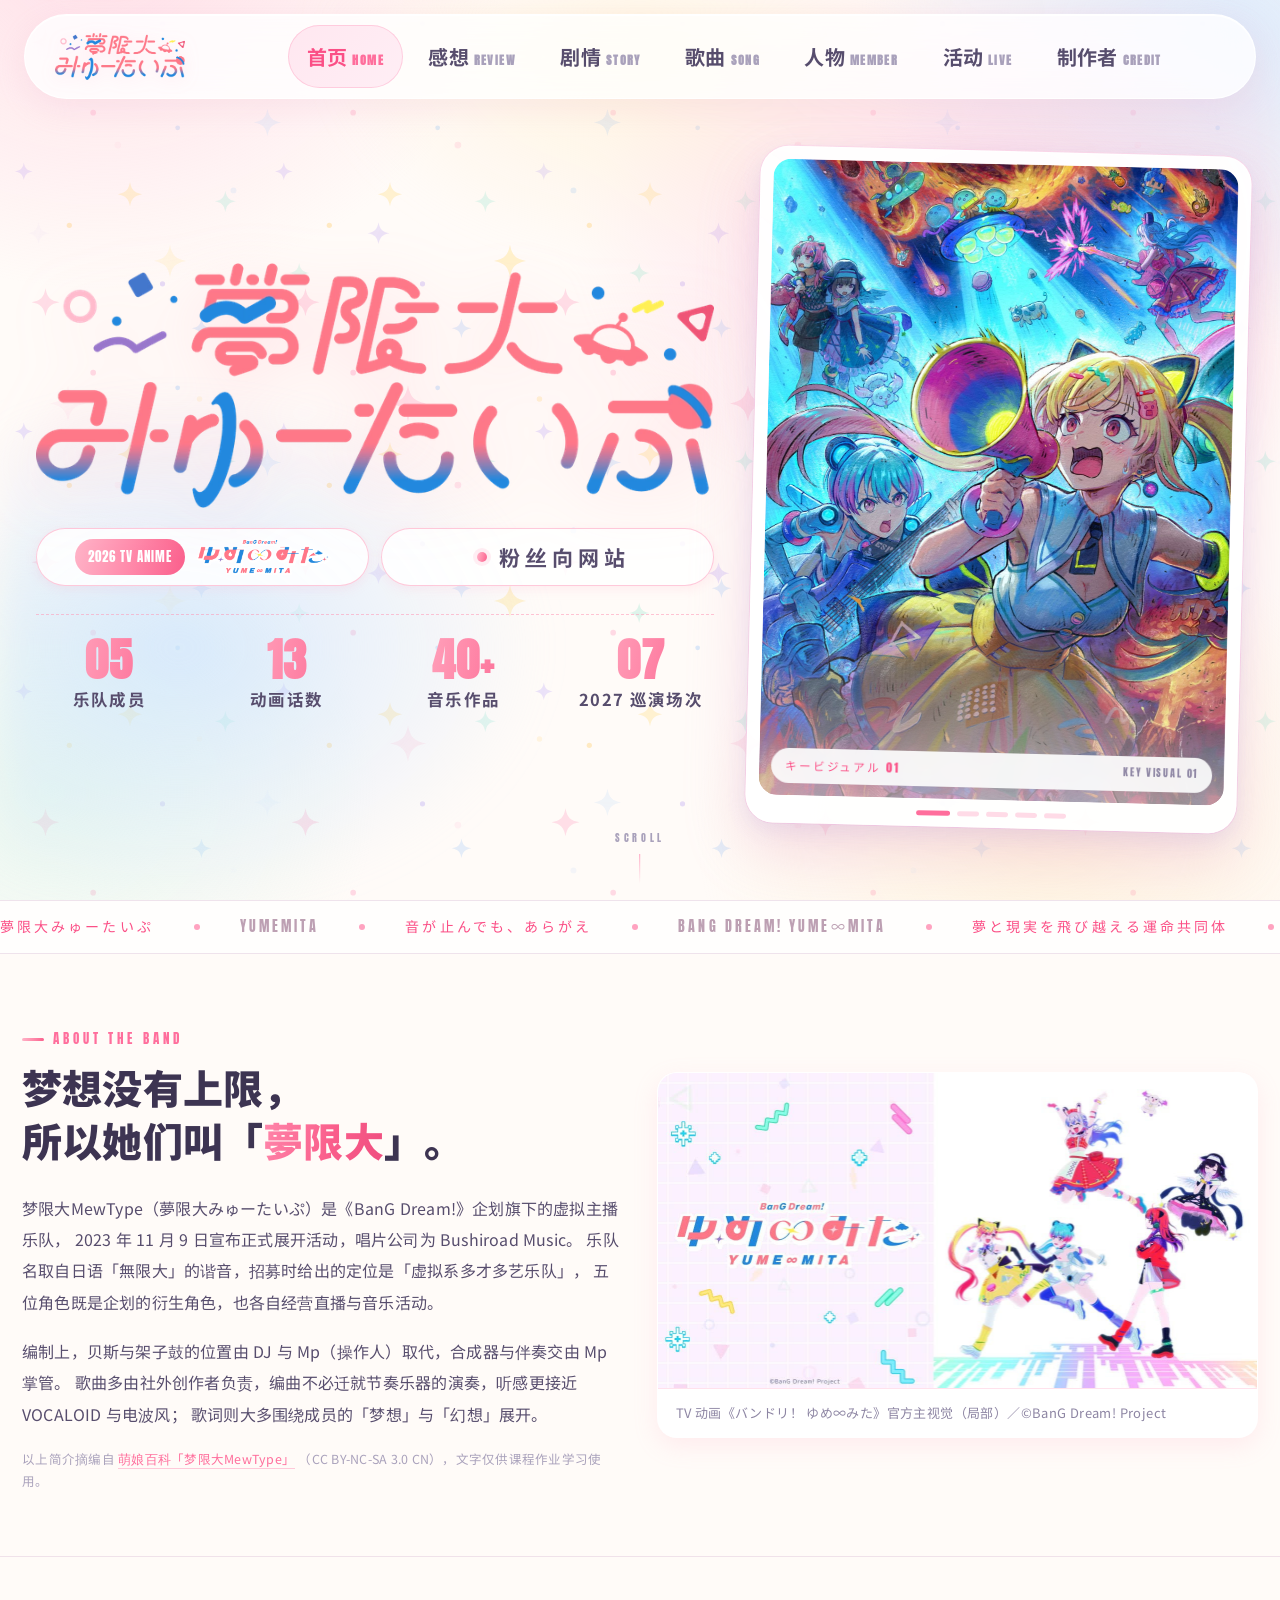
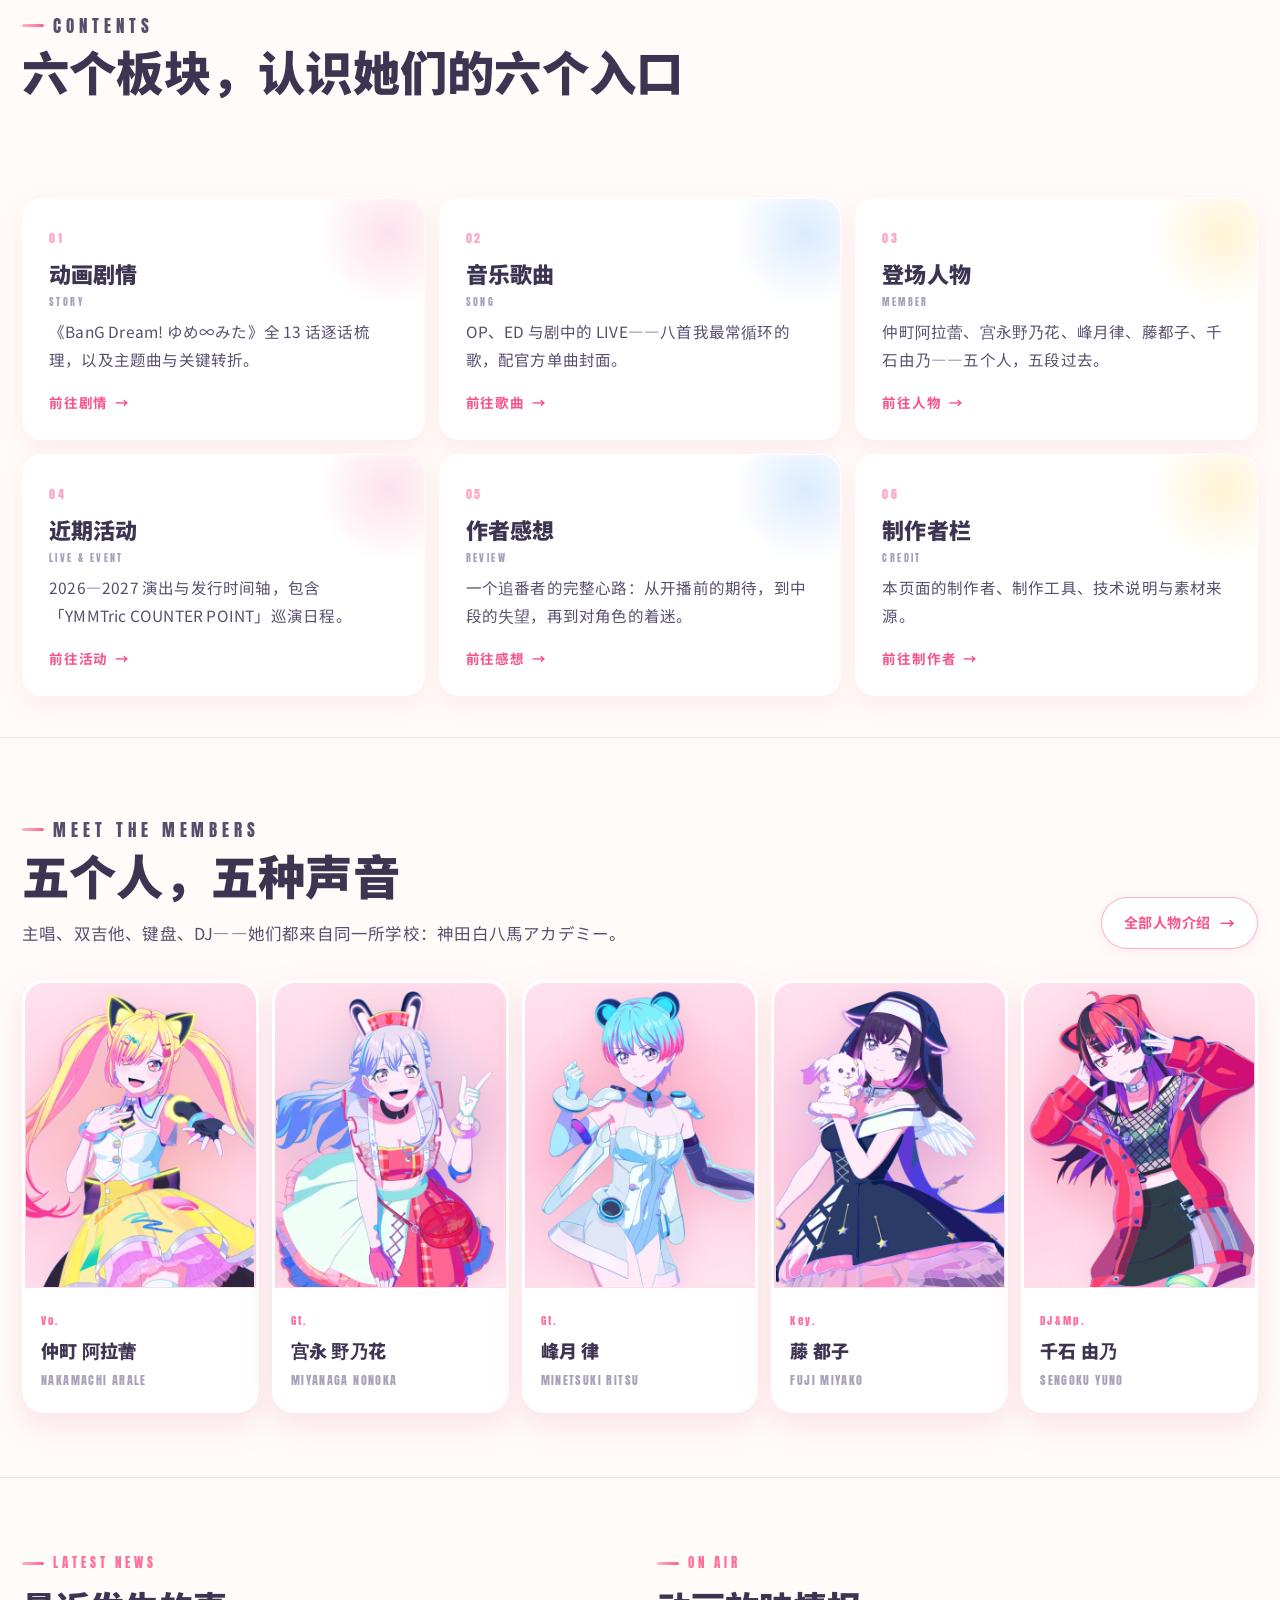
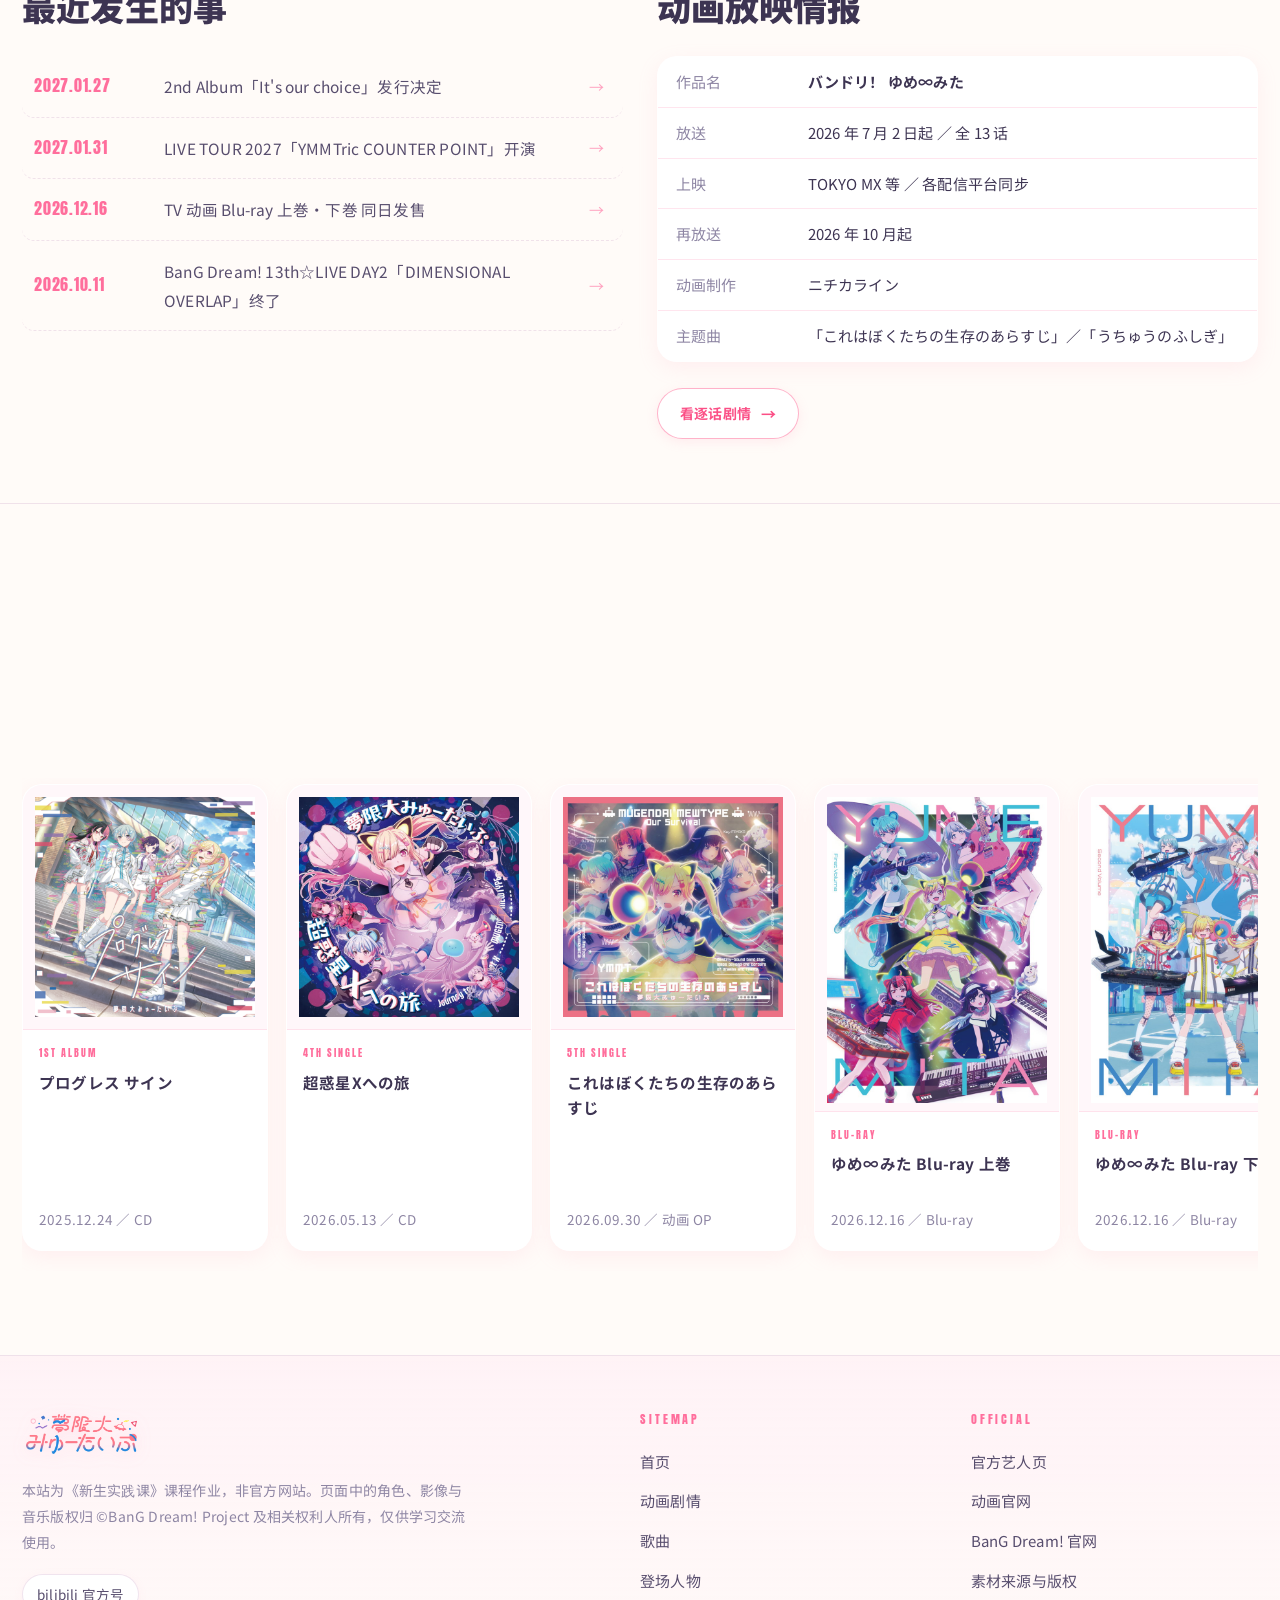
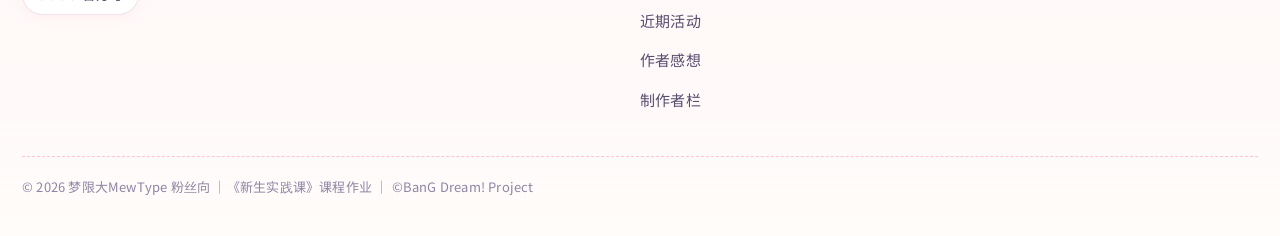
<file: index.html>
﻿<!DOCTYPE html>
<html lang="zh-CN">
  <head>
    <meta charset="UTF-8" />
    <meta name="viewport" content="width=device-width, initial-scale=1.0" />
    <title>梦限大MewType 粉丝向站 ｜ 夢限大みゅーたいぷ</title>
    <meta
      name="description"
      content="《新生实践课》课程作业：梦限大MewType（夢限大みゅーたいぷ）非官方粉丝向站。收录乐队介绍、TV动画《BanG Dream! ゆめ∞みた》剧情与人物、歌曲、近期活动、作者感想，以及制作者信息。"
    />
    <meta name="keywords" content="梦限大MewType,夢限大みゅーたいぷ,Yumemita,バンドリ,ゆめ∞みた,BanG Dream" />
    <meta name="author" content="华中科技大学 新生实践课 课程作业" />
    <meta property="og:title" content="梦限大MewType 粉丝向站" />
    <meta property="og:description" content="跨越梦与现实的命运共同体——五位少女的无限大宇宙。" />
    <meta property="og:image" content="assets/img/brand/ogp.jpg" />
    <meta property="og:type" content="website" />
    <link rel="icon" href="assets/img/brand/favicon.png" type="image/png" sizes="64x64" />
    <link rel="apple-touch-icon" href="assets/img/brand/apple-touch-icon.png" />
    <link rel="stylesheet" href="assets/css/style.css" />
  </head>
  <body>
    <a class="skip-link" href="#main">跳到主要内容</a>
    <div class="scroll-progress" id="scrollProgress"></div>

    <!-- ================= 页头 ================= -->
    <header class="site-header" id="siteHeader">
      <div class="site-header__inner">
        <a class="brand" href="https://bang-dream.com/artist/yumemita/" target="_blank"
           rel="noopener noreferrer" data-tip="跳转梦限大官方网站"
           title="跳转梦限大官方网站" aria-label="跳转梦限大官方网站（新窗口打开）">
          <img class="brand__logo" src="assets/img/brand/logo-mewtype.png"
               alt="夢限大みゅーたいぷ 官方 LOGO" width="760" height="274" />
        </a>
        <nav class="nav" id="siteNav" aria-label="主导航">
          <a class="nav__link is-active" href="index.html" aria-current="page">首页<span>HOME</span></a>
                    <a class="nav__link" href="review.html">感想<span>REVIEW</span></a>
          <a class="nav__link" href="story.html">剧情<span>STORY</span></a>
          <a class="nav__link" href="songs.html">歌曲<span>SONG</span></a>
          <a class="nav__link" href="characters.html">人物<span>MEMBER</span></a>
          <a class="nav__link" href="live.html">活动<span>LIVE</span></a>
          <a class="nav__link" href="credits.html">制作者<span>CREDIT</span></a>
        </nav>
        <button
          class="nav-toggle"
          id="navToggle"
          aria-expanded="false"
          aria-controls="siteNav"
          aria-label="打开导航菜单"
        >
          <span aria-hidden="true"></span>
        </button>
      </div>
    </header>

    <main id="main">
      <!-- ================= 首屏 ================= -->
      <section class="hero" aria-labelledby="heroTitle">
        <div class="hero__bg" aria-hidden="true">
          <div class="hero__grid"></div>
          <div class="hero__bg-glow"></div>
        </div>

        <div class="hero__inner">
          <div class="hero__copy">
                        <h1 class="hero__logo-wrap" id="heroTitle">
              <img class="hero__logo" src="assets/img/brand/logo-mewtype.png"
                   alt="梦限大MewType（夢限大みゅーたいぷ）" width="760" height="274" />
            </h1>
            <div class="hero__tags">
              <p class="hero__tag hero__tag--under"><b>2026 TV ANIME</b><img class="hero__tag-logo" src="assets/img/brand/logo-anime.png" alt="TV 动画《バンドリ！ ゆめ∞みた》" width="900" height="243" /></p>
              <p class="hero__tag hero__tag--under hero__tag--plain"><span class="hero__tag-dot" aria-hidden="true"></span>粉丝向网站</p>
            </div>
            <div class="hero__meta">
              <div><b>05</b><span>乐队成员</span></div>
              <div><b>13</b><span>动画话数</span></div>
              <div><b>40<small>+</small></b><span>音乐作品</span></div>
              <div><b>07</b><span>2027 巡演场次</span></div>
            </div>
          </div>

          <div class="hero__poster">
            <div class="poster-stack">
              <div class="poster-slide is-on" data-jp="キービジュアル 01" data-en="KEY VISUAL 01">
                <img src="assets/img/hero/kv-01.jpg" alt="梦限大MewType 主视觉之一：五位成员在宇宙中演奏" width="1200" height="1750" />
              </div>
              <div class="poster-slide" data-jp="キービジュアル 02" data-en="KEY VISUAL 02">
                <img src="assets/img/hero/kv-02.jpg" alt="梦限大MewType 主视觉之二" width="1200" height="1750" loading="lazy" />
              </div>
              <div class="poster-slide" data-jp="キービジュアル 03" data-en="KEY VISUAL 03">
                <img src="assets/img/hero/kv-03.jpg" alt="梦限大MewType 主视觉之三" width="1200" height="1750" loading="lazy" />
              </div>
              <div class="poster-slide" data-jp="キービジュアル 04" data-en="KEY VISUAL 04">
                <img src="assets/img/hero/kv-04.jpg" alt="梦限大MewType 主视觉之四" width="1200" height="1750" loading="lazy" />
              </div>
              <div class="poster-slide" data-jp="アニメキービジュアル" data-en="ANIME VISUAL">
                <img src="assets/img/hero/kv-jack.jpg" alt="TV 动画《BanG Dream! ゆめ∞みた》主视觉" width="1200" height="1750" loading="lazy" />
              </div>
              <div class="poster-caption">
                <span id="posterCapJp">キービジュアル 01</span>
                <span id="posterCapEn">KEY VISUAL 01</span>
              </div>
            </div>
            <div class="poster-dots" id="posterDots" role="group" aria-label="主视觉切换"></div>
          </div>
        </div>

        <div class="scroll-hint" aria-hidden="true">SCROLL</div>
      </section>

      <!-- ================= 滚动字幕 ================= -->
<div class="ticker" aria-hidden="true">
        <div class="ticker__track">
          <div class="ticker__group">
            <span><b>夢限大みゅーたいぷ</b></span>
            <span>YUMEMITA</span>
            <span><b>音が止んでも、あらがえ</b></span>
            <span>BANG DREAM! YUME∞MITA</span>
            <span><b>夢と現実を飛び越える運命共同体</b></span>
            <span>MUGENDAI MEWTYPE</span>
          </div>
          <div class="ticker__group">
            <span><b>夢限大みゅーたいぷ</b></span>
            <span>YUMEMITA</span>
            <span><b>音が止んでも、あらがえ</b></span>
            <span>BANG DREAM! YUME∞MITA</span>
            <span><b>夢と現実を飛び越える運命共同体</b></span>
            <span>MUGENDAI MEWTYPE</span>
          </div>
        </div>
      </div>

      <!-- ================= 简介 ================= -->
      <section class="section" aria-labelledby="introTitle">
        <div class="wrap split">
          <div data-reveal>
            <p class="kicker">About the band</p>
            <h2 id="introTitle" style="font-size: clamp(26px, 3.2vw, 40px)">
              梦想没有上限，<br />
              所以她们叫「<span class="grad-text">夢限大</span>」。
            </h2>
            <p class="lead mt-m">
              梦限大MewType（夢限大みゅーたいぷ）是《BanG Dream!》企划旗下的虚拟主播乐队，
              2023 年 11 月 9 日宣布正式展开活动，唱片公司为 Bushiroad Music。
              乐队名取自日语「無限大」的谐音，招募时给出的定位是「虚拟系多才多艺乐队」，
              五位角色既是企划的衍生角色，也各自经营直播与音乐活动。
            </p>
            <p class="lead">
              编制上，贝斯与架子鼓的位置由 DJ 与 Mp（操作人）取代，合成器与伴奏交由 Mp 掌管。
              歌曲多由社外创作者负责，编曲不必迁就节奏乐器的演奏，听感更接近 VOCALOID 与电波风；
              歌词则大多围绕成员的「梦想」与「幻想」展开。
            </p>
            <p class="src-note">
              以上简介摘编自
              <a href="https://zh.moegirl.org.cn/%E6%A2%A6%E9%99%90%E5%A4%A7MewType" target="_blank" rel="noopener noreferrer">萌娘百科「梦限大MewType」</a>
              （CC BY-NC-SA 3.0 CN），文字仅供课程作业学习使用。
            </p>
          </div>
          <figure class="figure" data-reveal style="--d: 120ms">
            <img
              src="assets/img/brand/ogp.jpg"
              alt="TV 动画《BanG Dream! ゆめ∞みた》官方主视觉：LOGO 与五位成员的群像"
              width="1200"
              height="630"
              loading="lazy"
            />
            <figcaption>TV 动画《バンドリ！ ゆめ∞みた》官方主视觉（局部）／©BanG Dream! Project</figcaption>
          </figure>
        </div>
      </section>

      <!-- ================= 板块入口 ================= -->
      <section class="section section--tight" aria-labelledby="navTitle" style="border-top: 1px solid var(--line)">
        <div class="wrap">
          <div class="sec-head">
            <div class="sec-head__main" data-reveal>
              <p class="kicker">Contents</p>
              <h2 id="navTitle">六个板块，认识她们的六个入口</h2>
            </div>
            <p class="lead" data-reveal style="--d: 80ms">
              从动画剧情到她们唱的歌，从五位成员到近期活动，还有我自己的观后感——想从哪里开始都可以。
            </p>
          </div>

          <div class="entry-grid" data-reveal-group>
            <a class="entry" href="story.html" data-reveal>
              <span class="entry__no">01</span>
              <h3>动画剧情<small>STORY</small></h3>
              <p>《BanG Dream! ゆめ∞みた》全 13 话逐话梳理，以及主题曲与关键转折。</p>
              <span class="entry__go">前往剧情</span>
            </a>
            <a class="entry" href="songs.html" data-reveal>
              <span class="entry__no">02</span>
              <h3>音乐歌曲<small>SONG</small></h3>
              <p>OP、ED 与剧中的 LIVE——八首我最常循环的歌，配官方单曲封面。</p>
              <span class="entry__go">前往歌曲</span>
            </a>
            <a class="entry" href="characters.html" data-reveal>
              <span class="entry__no">03</span>
              <h3>登场人物<small>MEMBER</small></h3>
              <p>仲町阿拉蕾、宫永野乃花、峰月律、藤都子、千石由乃——五个人，五段过去。</p>
              <span class="entry__go">前往人物</span>
            </a>
            <a class="entry" href="live.html" data-reveal>
              <span class="entry__no">04</span>
              <h3>近期活动<small>LIVE &amp; EVENT</small></h3>
              <p>2026—2027 演出与发行时间轴，包含「YMMTric COUNTER POINT」巡演日程。</p>
              <span class="entry__go">前往活动</span>
            </a>
            <a class="entry" href="review.html" data-reveal>
              <span class="entry__no">05</span>
              <h3>作者感想<small>REVIEW</small></h3>
              <p>一个追番者的完整心路：从开播前的期待，到中段的失望，再到对角色的着迷。</p>
              <span class="entry__go">前往感想</span>
            </a>
            <a class="entry" href="credits.html" data-reveal>
              <span class="entry__no">06</span>
              <h3>制作者栏<small>CREDIT</small></h3>
              <p>本页面的制作者、制作工具、技术说明与素材来源。</p>
              <span class="entry__go">前往制作者</span>
            </a>
          </div>
        </div>
      </section>

      <!-- ================= 成员 ================= -->
      <section class="section" aria-labelledby="memberTitle" style="border-top: 1px solid var(--line)">
        <div class="wrap">
          <div class="sec-head">
            <div class="sec-head__main" data-reveal>
              <p class="kicker">Meet the members</p>
              <h2 id="memberTitle">五个人，五种声音</h2>
              <p>主唱、双吉他、键盘、DJ——她们都来自同一所学校：神田白八馬アカデミー。</p>
            </div>
            <a class="btn btn--ghost btn--sm" href="characters.html" data-reveal>全部人物介绍</a>
          </div>

          <div class="member-strip" data-reveal-group>
            <a class="member-card" href="characters.html#arale" data-reveal style="--c: rgba(255, 152, 88, 0.4)">
              <div class="member-card__img">
                <img src="assets/img/char/arale-bust.webp" alt="仲町阿拉蕾 官方角色立绘" width="500" height="666" loading="lazy" />
              </div>
              <div class="member-card__body">
                <span class="member-card__role">Vo.</span>
                <p class="member-card__name">仲町 阿拉蕾</p>
                <span class="member-card__en">NAKAMACHI ARALE</span>
              </div>
            </a>
            <a class="member-card" href="characters.html#nonoka" data-reveal style="--c: rgba(120, 200, 255, 0.4)">
              <div class="member-card__img">
                <img src="assets/img/char/nonoka-bust.webp" alt="宫永野乃花 官方角色立绘" width="500" height="666" loading="lazy" />
              </div>
              <div class="member-card__body">
                <span class="member-card__role">Gt.</span>
                <p class="member-card__name">宫永 野乃花</p>
                <span class="member-card__en">MIYANAGA NONOKA</span>
              </div>
            </a>
            <a class="member-card" href="characters.html#ritsu" data-reveal style="--c: rgba(255, 111, 145, 0.4)">
              <div class="member-card__img">
                <img src="assets/img/char/ritsu-bust.webp" alt="峰月律 官方角色立绘" width="500" height="666" loading="lazy" />
              </div>
              <div class="member-card__body">
                <span class="member-card__role">Gt.</span>
                <p class="member-card__name">峰月 律</p>
                <span class="member-card__en">MINETSUKI RITSU</span>
              </div>
            </a>
            <a class="member-card" href="characters.html#miyako" data-reveal style="--c: rgba(180, 150, 255, 0.4)">
              <div class="member-card__img">
                <img src="assets/img/char/miyako-bust.webp" alt="藤都子 官方角色立绘" width="500" height="666" loading="lazy" />
              </div>
              <div class="member-card__body">
                <span class="member-card__role">Key.</span>
                <p class="member-card__name">藤 都子</p>
                <span class="member-card__en">FUJI MIYAKO</span>
              </div>
            </a>
            <a class="member-card" href="characters.html#yuno" data-reveal style="--c: rgba(255, 90, 110, 0.4)">
              <div class="member-card__img">
                <img src="assets/img/char/yuno-bust.webp" alt="千石由乃 官方角色立绘" width="500" height="666" loading="lazy" />
              </div>
              <div class="member-card__body">
                <span class="member-card__role">DJ&amp;Mp.</span>
                <p class="member-card__name">千石 由乃</p>
                <span class="member-card__en">SENGOKU YUNO</span>
              </div>
            </a>
          </div>
        </div>
      </section>

      <!-- ================= 最新消息 ================= -->
      <section class="section" aria-labelledby="newsTitle" style="border-top: 1px solid var(--line)">
        <div class="wrap split split--top">
          <div>
            <div data-reveal>
              <p class="kicker">Latest news</p>
              <h2 id="newsTitle" style="font-size: clamp(24px, 2.8vw, 34px)">最近发生的事</h2>
            </div>
            <div class="news-list mt-m" data-reveal-group>
              <a class="news-item" href="live.html" data-reveal>
                <span class="news-item__date">2027.01.27</span>
                <span class="news-item__text">2nd Album「It's our choice」发行决定</span>
                <span class="news-item__arrow" aria-hidden="true">→</span>
              </a>
              <a class="news-item" href="live.html" data-reveal>
                <span class="news-item__date">2027.01.31</span>
                <span class="news-item__text">LIVE TOUR 2027「YMMTric COUNTER POINT」开演</span>
                <span class="news-item__arrow" aria-hidden="true">→</span>
              </a>
              <a class="news-item" href="live.html" data-reveal>
                <span class="news-item__date">2026.12.16</span>
                <span class="news-item__text">TV 动画 Blu-ray 上巻・下巻 同日发售</span>
                <span class="news-item__arrow" aria-hidden="true">→</span>
              </a>
              <a class="news-item" href="live.html" data-reveal>
                <span class="news-item__date">2026.10.11</span>
                <span class="news-item__text">BanG Dream! 13th☆LIVE DAY2「DIMENSIONAL OVERLAP」终了</span>
                <span class="news-item__arrow" aria-hidden="true">→</span>
              </a>
              <a class="news-item" href="live.html" data-reveal>
                <span class="news-item__date">2026.10.01</span>
                <span class="news-item__text">TV 动画《バンドリ！ ゆめ∞みた》2026 年 10 月起再放送</span>
                <span class="news-item__arrow" aria-hidden="true">→</span>
              </a>
            </div>
          </div>

          <div data-reveal style="--d: 120ms">
            <p class="kicker">On air</p>
            <h2 style="font-size: clamp(24px, 2.8vw, 34px)">动画放映情报</h2>
            <div class="table-wrap mt-m">
              <table class="data">
                <tbody>
                  <tr>
                    <th>作品名</th>
                    <td><strong>バンドリ！ ゆめ∞みた</strong></td>
                  </tr>
                  <tr>
                    <th>放送</th>
                    <td>2026 年 7 月 2 日起 ／ 全 13 话</td>
                  </tr>
                  <tr>
                    <th>上映</th>
                    <td>TOKYO MX 等 ／ 各配信平台同步</td>
                  </tr>
                  <tr>
                    <th>再放送</th>
                    <td>2026 年 10 月起</td>
                  </tr>
                  <tr>
                    <th>动画制作</th>
                    <td>ニチカライン</td>
                  </tr>
                  <tr>
                    <th>主题曲</th>
                    <td>「これはぼくたちの生存のあらすじ」／「うちゅうのふしぎ」</td>
                  </tr>
                </tbody>
              </table>
            </div>
            <a class="btn btn--ghost btn--sm mt-m" href="story.html">看逐话剧情</a>
          </div>
        </div>
      </section>

      <!-- ================= 音乐作品 ================= -->
      <section class="section" aria-labelledby="musicTitle" style="border-top: 1px solid var(--line)">
        <div class="wrap">
          <div class="sec-head">
            <div class="sec-head__main" data-reveal>
              <p class="kicker">Discography</p>
              <h2 id="musicTitle">从 1st Album 到 2nd Album</h2>
              <p>2025 年 12 月的 1st Album「プログレス サイン」到 2027 年 1 月的 2nd Album「It's our choice」，两年间她们把「无限大」塞进了一张张 CD 里。</p>
            </div>
            <a class="btn btn--ghost btn--sm" href="live.html" data-reveal>全部发行记录</a>
          </div>

          <div class="rail" data-drag data-reveal>
            <article class="product">
              <div class="product__img">
                <img src="assets/img/goods/cd-1st-album.png" alt="1st Album「プログレス サイン」封面" width="680" height="680" loading="lazy" />
              </div>
              <div class="product__body">
                <span class="product__cat">1ST ALBUM</span>
                <p class="product__name">プログレス サイン</p>
                <span class="product__meta">2025.12.24 ／ CD</span>
              </div>
            </article>
            <article class="product">
              <div class="product__img">
                <img src="assets/img/goods/cd-4th-single.jpg" alt="4th Single「超惑星Xへの旅」封面" width="680" height="680" loading="lazy" />
              </div>
              <div class="product__body">
                <span class="product__cat">4TH SINGLE</span>
                <p class="product__name">超惑星Xへの旅</p>
                <span class="product__meta">2026.05.13 ／ CD</span>
              </div>
            </article>
            <article class="product">
              <div class="product__img">
                <img src="assets/img/goods/cd-5th-single.jpg" alt="5th Single「これはぼくたちの生存のあらすじ」封面" width="680" height="680" loading="lazy" />
              </div>
              <div class="product__body">
                <span class="product__cat">5TH SINGLE</span>
                <p class="product__name">これはぼくたちの生存のあらすじ</p>
                <span class="product__meta">2026.09.30 ／ 动画 OP</span>
              </div>
            </article>
            <article class="product">
              <div class="product__img product__img--tall">
                <img src="assets/img/goods/cd-bd-upper.jpg" alt="TV 动画 Blu-ray 上巻封面" width="680" height="950" loading="lazy" />
              </div>
              <div class="product__body">
                <span class="product__cat">BLU-RAY</span>
                <p class="product__name">ゆめ∞みた Blu-ray 上巻</p>
                <span class="product__meta">2026.12.16 ／ Blu-ray</span>
              </div>
            </article>
            <article class="product">
              <div class="product__img product__img--tall">
                <img src="assets/img/goods/cd-bd-lower.jpg" alt="TV 动画 Blu-ray 下巻封面" width="680" height="950" loading="lazy" />
              </div>
              <div class="product__body">
                <span class="product__cat">BLU-RAY</span>
                <p class="product__name">ゆめ∞みた Blu-ray 下巻</p>
                <span class="product__meta">2026.12.16 ／ Blu-ray</span>
              </div>
            </article>
            <article class="product">
              <div class="product__img">
                <img src="assets/img/goods/cd-2nd-album.jpg" alt="2nd Album「It's our choice」封面" width="680" height="600" loading="lazy" />
              </div>
              <div class="product__body">
                <span class="product__cat">2ND ALBUM</span>
                <p class="product__name">It's our choice</p>
                <span class="product__meta">2027.01.27 ／ CD</span>
              </div>
            </article>
          </div>
        </div>
      </section>
      
    </main>

    <!-- ================= 页尾 ================= -->
    <footer class="site-footer">
      <div class="wrap">
        <div class="footer-grid">
          <div class="footer-brand">
            <a class="brand" href="index.html" aria-label="返回首页">
              <img class="brand__logo" src="assets/img/brand/logo-mewtype.png"
                   alt="夢限大みゅーたいぷ 官方 LOGO" width="760" height="274" loading="lazy" />
            </a>
            <p>
              本站为《新生实践课》课程作业，非官方网站。页面中的角色、影像与音乐版权归
              ©BanG Dream! Project 及相关权利人所有，仅供学习交流使用。
            </p>
            <div class="sns">
              <a href="https://space.bilibili.com/3546592848120041" target="_blank" rel="noopener noreferrer">bilibili 官方号</a>
            </div>
          </div>
          <div class="footer-col">
            <h4>SITEMAP</h4>
            <a href="index.html">首页</a>
            <a href="story.html">动画剧情</a>
            <a href="songs.html">歌曲</a>
            <a href="characters.html">登场人物</a>
            <a href="live.html">近期活动</a>
            <a href="review.html">作者感想</a>
            <a href="credits.html">制作者栏</a>
          </div>
          <div class="footer-col">
            <h4>OFFICIAL</h4>
            <a href="https://bang-dream.com/artist/yumemita/" target="_blank" rel="noopener noreferrer">官方艺人页</a>
            <a href="https://anime.bang-dream.com/yumemita/" target="_blank" rel="noopener noreferrer">动画官网</a>
            <a href="https://bang-dream.com/" target="_blank" rel="noopener noreferrer">BanG Dream! 官网</a>
            <a href="credits.html#sources">素材来源与版权</a>
          </div>
        </div>
        <div class="footer-bottom">
          <p>© 2026 梦限大MewType 粉丝向 ｜《新生实践课》课程作业 ｜ ©BanG Dream! Project</p>
        </div>
      </div>
    </footer>

    <button class="to-top" id="toTop" aria-label="返回顶部">↑</button>
    <script src="assets/js/main.js"></script>
  </body>
</html>
</file>
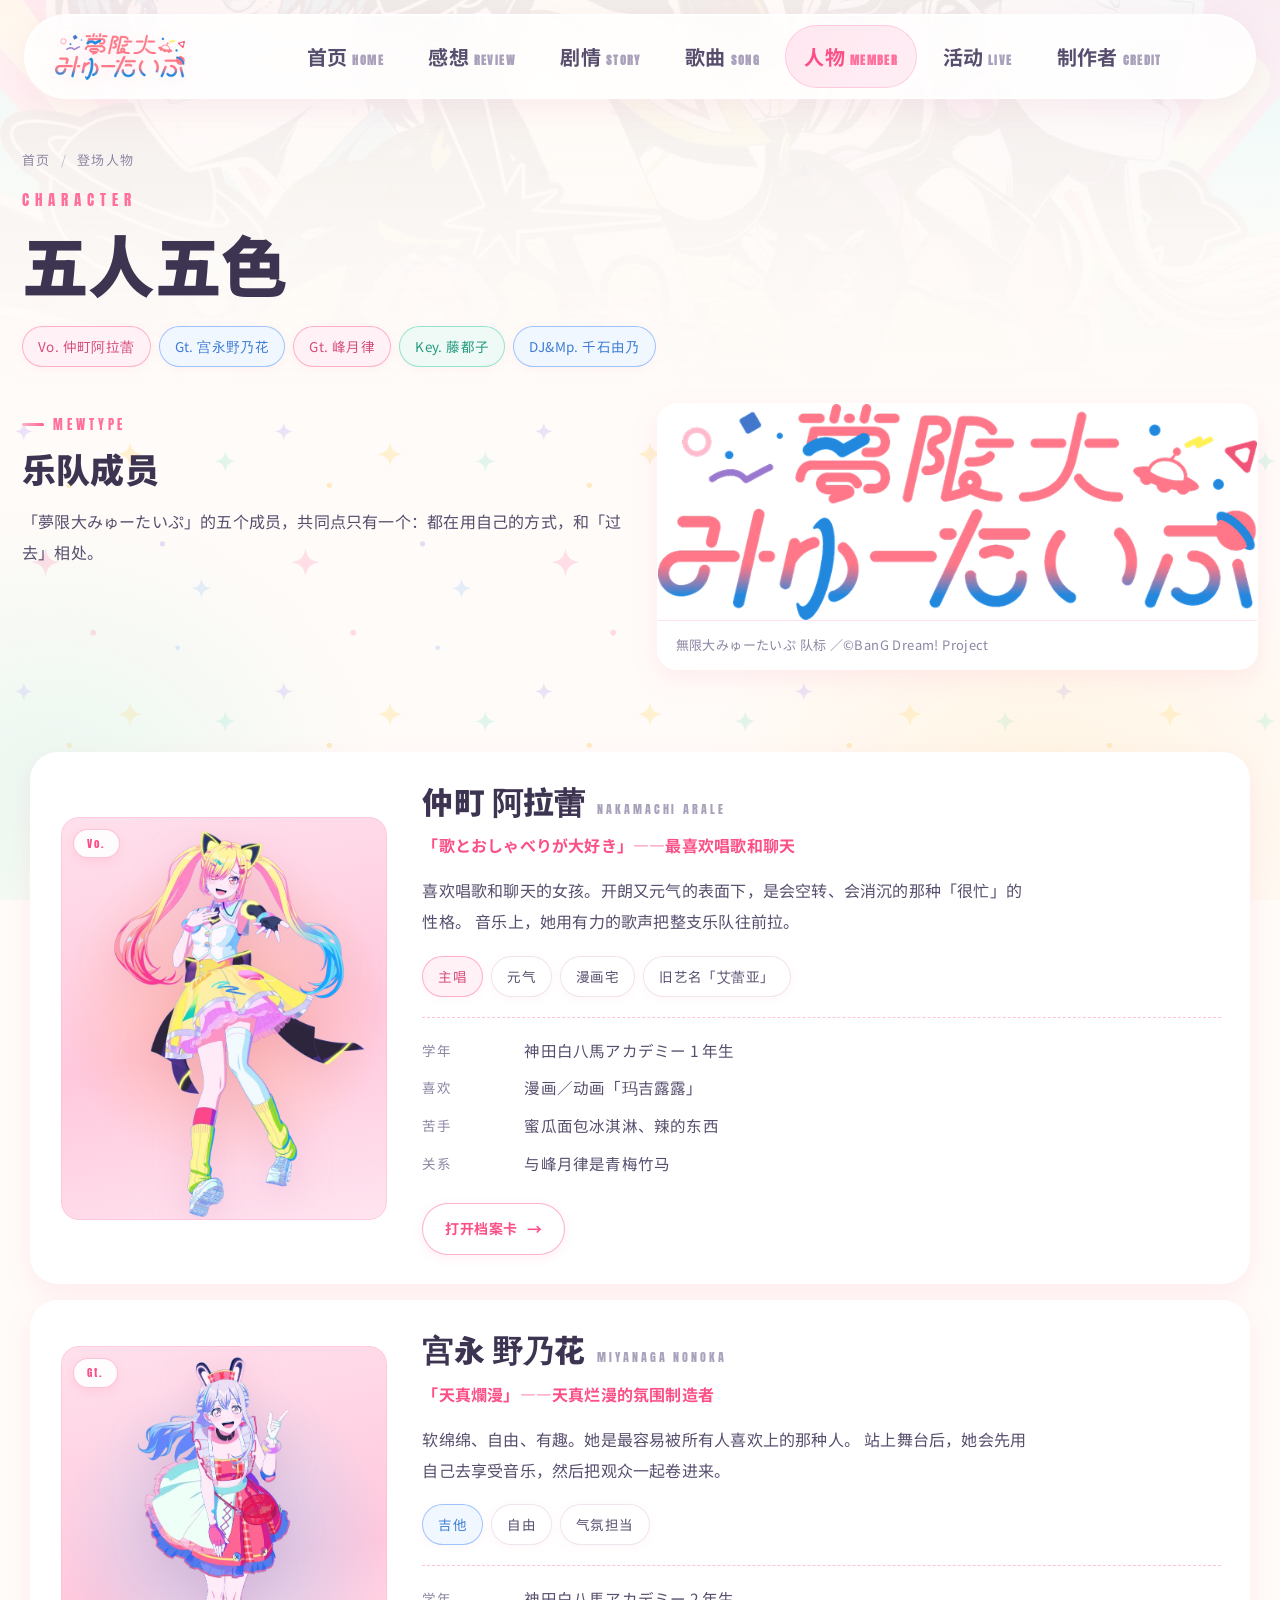
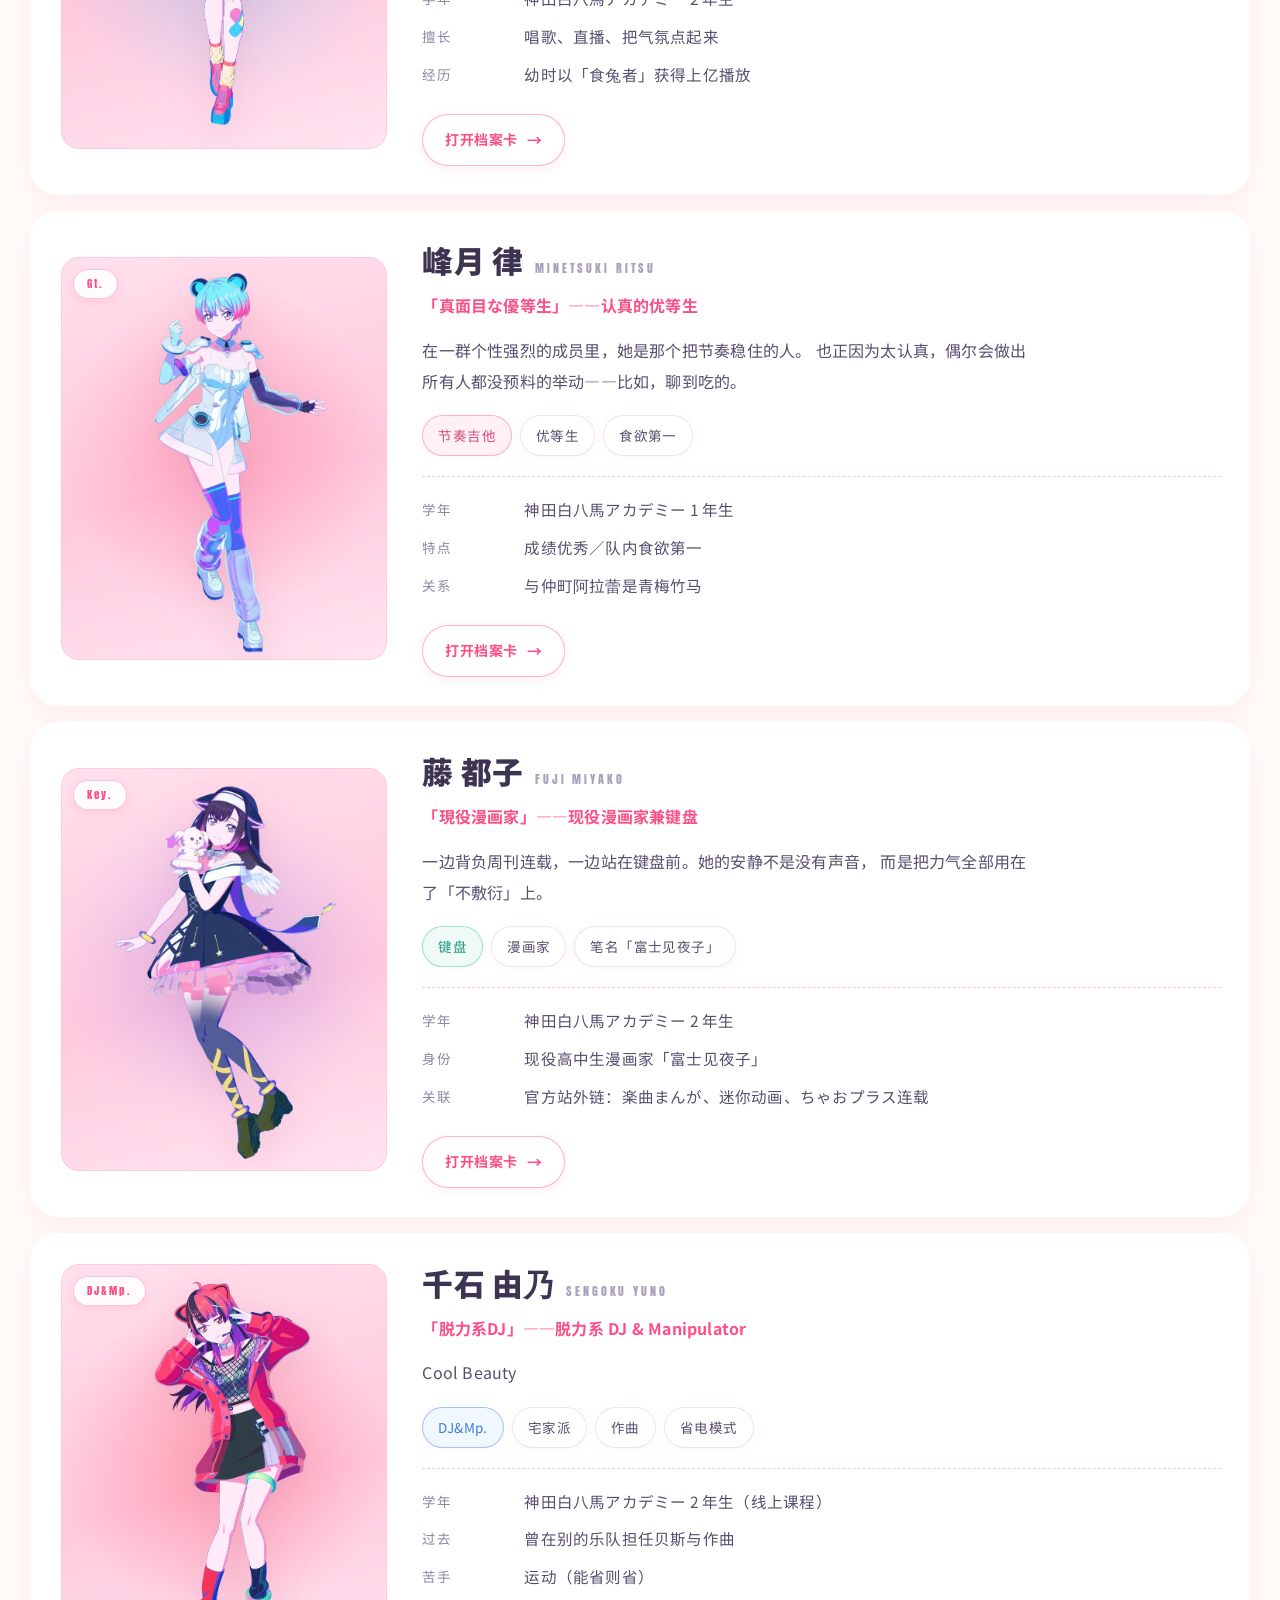
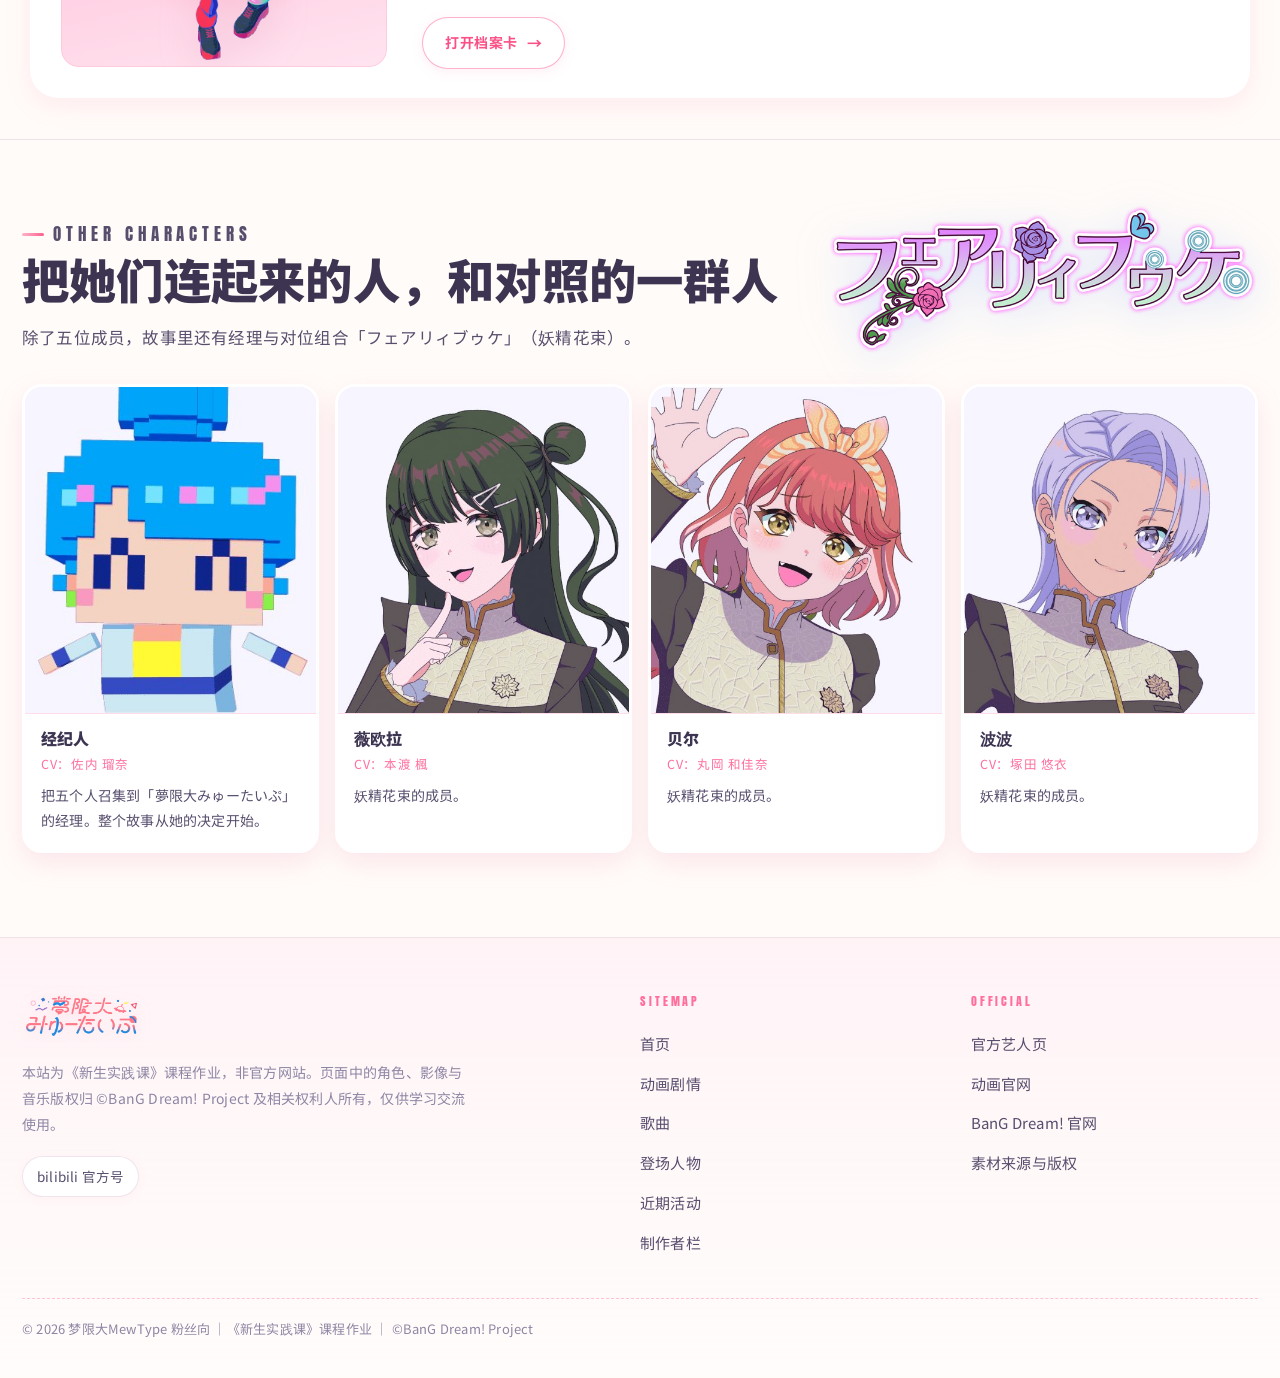
<file: characters.html>
﻿<!DOCTYPE html>
<html lang="zh-CN">
  <head>
    <meta charset="UTF-8" />
    <meta name="viewport" content="width=device-width, initial-scale=1.0" />
    <title>登场人物 ｜ 梦限大MewType 粉丝向站</title>
    <meta
      name="description"
      content="梦限大MewType 五位成员——仲町阿拉蕾、宫永野乃花、峰月律、藤都子、千石由乃的官方设定与人物档案，以及经理与フェアリィブゥケ。"
    />
    <link rel="icon" href="assets/img/brand/favicon.png" type="image/png" sizes="64x64" />
    <link rel="apple-touch-icon" href="assets/img/brand/apple-touch-icon.png" />
    <link rel="stylesheet" href="assets/css/style.css" />
  </head>
  <body>
    <a class="skip-link" href="#main">跳到主要内容</a>
    <div class="scroll-progress" id="scrollProgress"></div>

    <header class="site-header" id="siteHeader">
      <div class="site-header__inner">
        <a class="brand" href="https://bang-dream.com/artist/yumemita/" target="_blank"
           rel="noopener noreferrer" data-tip="跳转梦限大官方网站"
           title="跳转梦限大官方网站" aria-label="跳转梦限大官方网站（新窗口打开）">
          <img class="brand__logo" src="assets/img/brand/logo-mewtype.png"
               alt="夢限大みゅーたいぷ 官方 LOGO" width="760" height="274" />
        </a>
        <nav class="nav" id="siteNav" aria-label="主导航">
          <a class="nav__link" href="index.html">首页<span>HOME</span></a>
                    <a class="nav__link" href="review.html">感想<span>REVIEW</span></a>
          <a class="nav__link" href="story.html">剧情<span>STORY</span></a>
          <a class="nav__link" href="songs.html">歌曲<span>SONG</span></a>
          <a class="nav__link is-active" href="characters.html" aria-current="page">人物<span>MEMBER</span></a>
          <a class="nav__link" href="live.html">活动<span>LIVE</span></a>
          <a class="nav__link" href="credits.html">制作者<span>CREDIT</span></a>
        </nav>
        <button class="nav-toggle" id="navToggle" aria-expanded="false" aria-controls="siteNav" aria-label="打开导航菜单">
          <span aria-hidden="true"></span>
        </button>
      </div>
    </header>

    <main id="main">
      <section class="page-hero">
        <div class="page-hero__bg" aria-hidden="true">
          <img src="assets/img/hero/kv-02.jpg" alt="" width="1200" height="1750" />
        </div>
        <div class="wrap">
          <nav class="breadcrumb" aria-label="面包屑导航">
            <a href="index.html">首页</a><span>/</span>登场人物
          </nav>
          <span class="en">CHARACTER</span>
          <h1>五人五色</h1>
          <div class="chips mt-m">
            <a class="chip chip--pink" href="#arale">Vo. 仲町阿拉蕾</a>
            <a class="chip chip--blue" href="#nonoka">Gt. 宫永野乃花</a>
            <a class="chip chip--pink" href="#ritsu">Gt. 峰月律</a>
            <a class="chip chip--cyan" href="#miyako">Key. 藤都子</a>
            <a class="chip chip--blue" href="#yuno">DJ&amp;Mp. 千石由乃</a>
          </div>
        </div>
      </section>

      <section class="section section--tight">
        <div class="wrap">
          <div class="split split--top">
            <div data-reveal>
              <p class="kicker">Mewtype</p>
              <h2 style="font-size: clamp(24px, 2.8vw, 34px)">乐队成员</h2>
              <p class="lead mt-s">
                「夢限大みゅーたいぷ」的五个成员，共同点只有一个：都在用自己的方式，和「过去」相处。
              </p>
            </div>
            <figure class="figure" data-reveal style="--d: 100ms">
              <img src="assets/img/brand/logo-infinite.png" alt="無限大みゅーたいぷ 队标" width="720" height="260" loading="lazy" />
              <figcaption>無限大みゅーたいぷ 队标 ／©BanG Dream! Project</figcaption>
            </figure>
          </div>
        </div>
      </section>

      <!-- 五位成员 -->
      <section class="section section--tight" aria-label="乐队成员详细档案">
        <div class="wrap">
          <div class="member-rows">
            <!-- 阿拉蕾 -->
            <article
              class="member-row"
              id="arale"
              data-reveal
              data-member
              tabindex="0"
              role="button"
              aria-label="打开 仲町阿拉蕾 的档案卡"
              style="--c: rgba(255, 152, 88, 0.4); cursor: pointer"
              data-img="assets/img/char/arale-modal.webp"
              data-name="仲町 阿拉蕾"
              data-en="NAKAMACHI ARALE"
              data-role="Vo."
              data-tagline="「歌とおしゃべりが大好き」——最喜欢唱歌和聊天"
              data-desc="喜欢唱歌和聊天的女孩。基本上是开朗又元气，但也常常空转、消沉，是个「很忙」的性格。音乐上以有力的歌声拉动整支乐队，是梦限大MewType 的 Power Girl。沉迷漫画与动画，尤其对「玛吉露露」毫无抵抗力；同时也怕蜜瓜面包冰淇淋和辣的东西。过去曾以「艾蕾亚」的名字活动，并经历过一次炎上。"
              data-facts="担当::Vo.（主唱）|学年::神田白八馬アカデミー 1 年生|关键字::元气／炎上经历／漫画宅|旧艺名::艾蕾亚|关系::峰月律（青梅竹马）"
            >
              <div class="member-row__art">
                <span class="member-row__role">Vo.</span>
                <img src="assets/img/char/arale.webp" alt="仲町阿拉蕾 全身立绘" width="894" height="1260" loading="lazy" />
              </div>
              <div>
                <div class="member-row__head">
                  <h3>仲町 阿拉蕾</h3>
                  <span>NAKAMACHI ARALE</span>
                </div>
                <p class="member-row__tagline">「歌とおしゃべりが大好き」——最喜欢唱歌和聊天</p>
                <p class="lead">
                  喜欢唱歌和聊天的女孩。开朗又元气的表面下，是会空转、会消沉的那种「很忙」的性格。
                  音乐上，她用有力的歌声把整支乐队往前拉。
                </p>
                <div class="chips mt-s">
                  <span class="chip chip--pink">主唱</span>
                  <span class="chip">元气</span>
                  <span class="chip">漫画宅</span>
                  <span class="chip">旧艺名「艾蕾亚」</span>
                </div>
                <dl>
                  <dt>学年</dt>
                  <dd>神田白八馬アカデミー 1 年生</dd>
                  <dt>喜欢</dt>
                  <dd>漫画／动画「玛吉露露」</dd>
                  <dt>苦手</dt>
                  <dd>蜜瓜面包冰淇淋、辣的东西</dd>
                  <dt>关系</dt>
                  <dd>与峰月律是青梅竹马</dd>
                </dl>
                <span class="btn btn--ghost btn--sm mt-m">打开档案卡</span>
              </div>
            </article>

            <!-- 野乃花 -->
            <article
              class="member-row"
              id="nonoka"
              data-reveal
              data-member
              tabindex="0"
              role="button"
              aria-label="打开 宫永野乃花 的档案卡"
              style="--c: rgba(120, 200, 255, 0.4); cursor: pointer"
              data-img="assets/img/char/nonoka-modal.webp"
              data-name="宫永 野乃花"
              data-en="MIYANAGA NONOKA"
              data-role="Gt."
              data-tagline="「天真爛漫」——天真烂漫的氛围制造者"
              data-desc="梦限大MewType 天真烂漫、软绵绵的吉他担当。被所有人喜爱的自由又有趣的气氛制造者。一登上舞台，就会用「自己最享受音乐」的姿态把观众一起卷进来。神田白八馬アカデミー 2 年生。从小就以「食兔者」的身份获得上亿播放，用歌声和直播让大家露出笑容。"
              data-facts="担当::Gt.（吉他）|学年::神田白八馬アカデミー 2 年生|关键字::自由／气氛担当／亿级播放"
            >
              <div class="member-row__art">
                <span class="member-row__role">Gt.</span>
                <img src="assets/img/char/nonoka.webp" alt="宫永野乃花 全身立绘" width="891" height="1260" loading="lazy" />
              </div>
              <div>
                <div class="member-row__head">
                  <h3>宫永 野乃花</h3>
                  <span>MIYANAGA NONOKA</span>
                </div>
                <p class="member-row__tagline">「天真爛漫」——天真烂漫的氛围制造者</p>
                <p class="lead">
                  软绵绵、自由、有趣。她是最容易被所有人喜欢上的那种人。
                  站上舞台后，她会先用自己去享受音乐，然后把观众一起卷进来。
                </p>
                <div class="chips mt-s">
                  <span class="chip chip--blue">吉他</span>
                  <span class="chip">自由</span>
                  <span class="chip">气氛担当</span>
                  
                </div>
                <dl>
                  <dt>学年</dt>
                  <dd>神田白八馬アカデミー 2 年生</dd>
                  <dt>擅长</dt>
                  <dd>唱歌、直播、把气氛点起来</dd>
                  <dt>经历</dt>
                  <dd>幼时以「食兔者」获得上亿播放</dd>
                </dl>
                <span class="btn btn--ghost btn--sm mt-m">打开档案卡</span>
              </div>
            </article>

            <!-- 律 -->
            <article
              class="member-row"
              id="ritsu"
              data-reveal
              data-member
              tabindex="0"
              role="button"
              aria-label="打开 峰月律 的档案卡"
              style="--c: rgba(255, 111, 145, 0.4); cursor: pointer"
              data-img="assets/img/char/ritsu-modal.webp"
              data-name="峰月 律"
              data-en="MINETSUKI RITSU"
              data-role="Gt."
              data-tagline="「真面目な優等生」——认真的优等生"
              data-desc="认真的优等生，冷静支撑着梦限大MewType 音乐的节奏吉他担当。大概正因为这份认真，偶尔也会做出超出大家预料的举动。食欲是队内第一。神田白八馬アカデミー 1 年生。与阿拉蕾是青梅竹马，过去曾以「克蕾玛蒂丝」的名字活动。成绩优秀，但一聊到吃的话题就会露出意外的一面。"
              data-facts="担当::Gt.（节奏吉他）|学年::神田白八馬アカデミー 1 年生|关键字::优等生／大胃王／冷静|关系::仲町阿拉蕾（青梅竹马）"
            >
              <div class="member-row__art">
                <span class="member-row__role">Gt.</span>
                <img src="assets/img/char/ritsu.webp" alt="峰月律 全身立绘" width="900" height="1260" loading="lazy" />
              </div>
              <div>
                <div class="member-row__head">
                  <h3>峰月 律</h3>
                  <span>MINETSUKI RITSU</span>
                </div>
                <p class="member-row__tagline">「真面目な優等生」——认真的优等生</p>
                <p class="lead">
                  在一群个性强烈的成员里，她是那个把节奏稳住的人。
                  也正因为太认真，偶尔会做出所有人都没预料的举动——比如，聊到吃的。
                </p>
                <div class="chips mt-s">
                  <span class="chip chip--pink">节奏吉他</span>
                  <span class="chip">优等生</span>
                  <span class="chip">食欲第一</span>
                  
                </div>
                <dl>
                  <dt>学年</dt>
                  <dd>神田白八馬アカデミー 1 年生</dd>
                  <dt>特点</dt>
                  <dd>成绩优秀／队内食欲第一</dd>
                  <dt>关系</dt>
                  <dd>与仲町阿拉蕾是青梅竹马</dd>
                </dl>
                <span class="btn btn--ghost btn--sm mt-m">打开档案卡</span>
              </div>
            </article>

            <!-- 都子 -->
            <article
              class="member-row"
              id="miyako"
              data-reveal
              data-member
              tabindex="0"
              role="button"
              aria-label="打开 藤都子 的档案卡"
              style="--c: rgba(180, 150, 255, 0.4); cursor: pointer"
              data-img="assets/img/char/miyako-modal.webp"
              data-name="藤 都子"
              data-en="FUJI MIYAKO"
              data-role="Key."
              data-tagline="「現役漫画家」——现役漫画家兼键盘"
              data-desc="现役漫画家，同时是梦限大MewType 的键盘担当。乍看很文静，却用扎实的技术和「凡事不肯敷衍」的热情支撑着乐队。兼顾乐队与漫画家两份工作、处理常人无法想象的任务量，是斯多葛式的超人。神田白八馬アカデミー 2 年生。以漫画家「富士见夜子」的身份背负周刊连载，是现役高中生漫画家。"
              data-facts="担当::Key.（键盘）|学年::神田白八馬アカデミー 2 年生|关键字::漫画家／高产|笔名::富士见夜子"
            >
              <div class="member-row__art">
                <span class="member-row__role">Key.</span>
                <img src="assets/img/char/miyako.webp" alt="藤都子 全身立绘" width="891" height="1260" loading="lazy" />
              </div>
              <div>
                <div class="member-row__head">
                  <h3>藤 都子</h3>
                  <span>FUJI MIYAKO</span>
                </div>
                <p class="member-row__tagline">「現役漫画家」——现役漫画家兼键盘</p>
                <p class="lead">
                  一边背负周刊连载，一边站在键盘前。她的安静不是没有声音，
                  而是把力气全部用在了「不敷衍」上。
                </p>
                <div class="chips mt-s">
                  <span class="chip chip--cyan">键盘</span>
                  <span class="chip">漫画家</span>
                  
                  <span class="chip">笔名「富士见夜子」</span>
                </div>
                <dl>
                  <dt>学年</dt>
                  <dd>神田白八馬アカデミー 2 年生</dd>
                  <dt>身份</dt>
                  <dd>现役高中生漫画家「富士见夜子」</dd>
                  <dt>关联</dt>
                  <dd>官方站外链：楽曲まんが、迷你动画、ちゃおプラス连载</dd>
                </dl>
                <span class="btn btn--ghost btn--sm mt-m">打开档案卡</span>
              </div>
            </article>

            <!-- 由乃 -->
            <article
              class="member-row"
              id="yuno"
              data-reveal
              data-member
              tabindex="0"
              role="button"
              aria-label="打开 千石由乃 的档案卡"
              style="--c: rgba(255, 90, 110, 0.4); cursor: pointer"
              data-img="assets/img/char/yuno-modal.webp"
              data-name="千石 由乃"
              data-en="SENGOKU YUNO"
              data-role="DJ&Mp."
              data-tagline="「脱力系DJ」——脱力系 DJ &amp; Manipulator"
              data-desc="梦限大MewType 的脱力系 DJ & Manipulator。站在梦限大音乐的中心，控制着乐队的演奏。不太出门的宅家派，与人接触时冷静淡然，但其实也有重情义的一面。神田白八馬アカデミー线上课程的 2 年生。也接作曲的工作，过去曾在别的乐队担任贝斯与作曲。运动非常不擅长，是能省则省的类型。"
              data-facts="担当::DJ&amp;Mp.|学年::神田白八馬アカデミー 2 年生（线上课程）|关键字::宅／作曲／省电模式|过去::别的乐队 贝斯・作曲"
            >
              <div class="member-row__art">
                <span class="member-row__role">DJ&amp;Mp.</span>
                <img src="assets/img/char/yuno.webp" alt="千石由乃 全身立绘" width="936" height="1260" loading="lazy" />
              </div>
              <div>
                <div class="member-row__head">
                  <h3>千石 由乃</h3>
                  <span>SENGOKU YUNO</span>
                </div>
                <p class="member-row__tagline">「脱力系DJ」——脱力系 DJ &amp; Manipulator</p>
                <p class="lead">Cool Beauty</p>
                <div class="chips mt-s">
                  <span class="chip chip--blue">DJ&amp;Mp.</span>
                  <span class="chip">宅家派</span>
                  <span class="chip">作曲</span>
                  <span class="chip">省电模式</span>
                </div>
                <dl>
                  <dt>学年</dt>
                  <dd>神田白八馬アカデミー 2 年生（线上课程）</dd>
                  <dt>过去</dt>
                  <dd>曾在别的乐队担任贝斯与作曲</dd>
                  <dt>苦手</dt>
                  <dd>运动（能省则省）</dd>
                </dl>
                <span class="btn btn--ghost btn--sm mt-m">打开档案卡</span>
              </div>
            </article>
          </div>
        </div>
      </section>

      <!-- 其他角色 -->
      <section class="section" style="border-top: 1px solid var(--line)">
        <div class="wrap">
          <div class="sec-head">
            <div class="sec-head__main" data-reveal>
              <p class="kicker">Other characters</p>
              <h2>把她们连起来的人，和对照的一群人</h2>
              <p>除了五位成员，故事里还有经理与对位组合「フェアリィブゥケ」（妖精花束）。</p>
            </div>
            <img
              class="team-logo"
              src="assets/img/brand/logo-fairy.png"
              alt="フェアリィブゥケ 官方 LOGO"
              width="720"
              height="249"
              loading="lazy"
            />
          </div>

          <div class="mini-grid" data-reveal-group>
            <article class="mini-card" data-reveal>
              <div class="mini-card__img mini-card__img--fill">
                <img src="assets/img/char/manager-card.jpg" alt="经纪人 角色立绘" width="380" height="380" loading="lazy" />
              </div>
              <div class="mini-card__body">
                <h3>经纪人</h3>
                <span class="mini-card__cv">CV：佐内 瑠奈</span>
                <p>把五个人召集到「夢限大みゅーたいぷ」的经理。整个故事从她的决定开始。</p>
              </div>
            </article>
            <article class="mini-card" data-reveal>
              <div class="mini-card__img">
                <img src="assets/img/char/viola-card.jpg" alt="薇欧拉 角色立绘" width="486" height="651" loading="lazy" />
              </div>
              <div class="mini-card__body">
                <h3>薇欧拉</h3>
                <span class="mini-card__cv">CV：本渡 楓</span>
                <p>妖精花束的成员。</p>
              </div>
            </article>
            <article class="mini-card" data-reveal>
              <div class="mini-card__img">
                <img src="assets/img/char/bell-card.jpg" alt="贝尔 角色立绘" width="486" height="651" loading="lazy" />
              </div>
              <div class="mini-card__body">
                <h3>贝尔</h3>
                <span class="mini-card__cv">CV：丸岡 和佳奈</span>
                <p>妖精花束的成员。</p>
              </div>
            </article>
            <article class="mini-card" data-reveal>
              <div class="mini-card__img">
                <img src="assets/img/char/popo-card.jpg" alt="波波 角色立绘" width="486" height="651" loading="lazy" />
              </div>
              <div class="mini-card__body">
                <h3>波波</h3>
                <span class="mini-card__cv">CV：塚田 悠衣</span>
                <p>妖精花束的成员。</p>
              </div>
            </article>
          </div>
        </div>
      </section>

          </main>

    <!-- ================= 人物弹窗 ================= -->
    <div class="modal" id="memberModal" role="dialog" aria-modal="true" aria-labelledby="modalName" aria-hidden="true">
      <div class="modal__panel">
        <button class="modal__close" type="button" data-close aria-label="关闭人物档案">✕</button>
        <div class="modal__grid">
          <div class="modal__art">
            <img id="modalArt" src="assets/img/char/arale-modal.webp" alt="" width="591" height="900" />
          </div>
          <div class="modal__body">
            <span class="role" id="modalRole">Vo.</span>
            <h3 id="modalName">仲町 阿拉蕾</h3>
            <span class="en" id="modalEn">NAKAMACHI ARALE</span>
            <p style="color: var(--pink); font-weight: 700; margin-top: 16px" id="modalTagline"></p>
            <p id="modalDesc"></p>
            <dl class="modal__facts" id="modalFacts" style="display: grid; grid-template-columns: 108px 1fr; gap: 12px 24px; font-size: 16px; margin: 0; padding-top: 24px; border-top: 1px solid var(--line)"></dl>
          </div>
        </div>
      </div>
    </div>

    <footer class="site-footer">
      <div class="wrap">
        <div class="footer-grid">
          <div class="footer-brand">
            <a class="brand" href="index.html" aria-label="返回首页">
              <img class="brand__logo" src="assets/img/brand/logo-mewtype.png"
                   alt="夢限大みゅーたいぷ 官方 LOGO" width="760" height="274" loading="lazy" />
            </a>
            <p>
              本站为《新生实践课》课程作业，非官方网站。页面中的角色、影像与音乐版权归
              ©BanG Dream! Project 及相关权利人所有，仅供学习交流使用。
            </p>
            <div class="sns">
              <a href="https://space.bilibili.com/3546592848120041" target="_blank" rel="noopener noreferrer">bilibili 官方号</a>
            </div>
          </div>
          <div class="footer-col">
            <h4>SITEMAP</h4>
            <a href="index.html">首页</a>
            <a href="story.html">动画剧情</a>
            <a href="songs.html">歌曲</a>
            <a href="characters.html">登场人物</a>
            <a href="live.html">近期活动</a>
            <a href="credits.html">制作者栏</a>
          </div>
          <div class="footer-col">
            <h4>OFFICIAL</h4>
            <a href="https://bang-dream.com/artist/yumemita/" target="_blank" rel="noopener noreferrer">官方艺人页</a>
            <a href="https://anime.bang-dream.com/yumemita/" target="_blank" rel="noopener noreferrer">动画官网</a>
            <a href="https://bang-dream.com/" target="_blank" rel="noopener noreferrer">BanG Dream! 官网</a>
            <a href="credits.html#sources">素材来源与版权</a>
          </div>
        </div>
        <div class="footer-bottom">
          <p>© 2026 梦限大MewType 粉丝向 ｜《新生实践课》课程作业 ｜ ©BanG Dream! Project</p>
        </div>
      </div>
    </footer>

    <button class="to-top" id="toTop" aria-label="返回顶部">↑</button>
    <script src="assets/js/main.js"></script>
  </body>
</html>
</file>
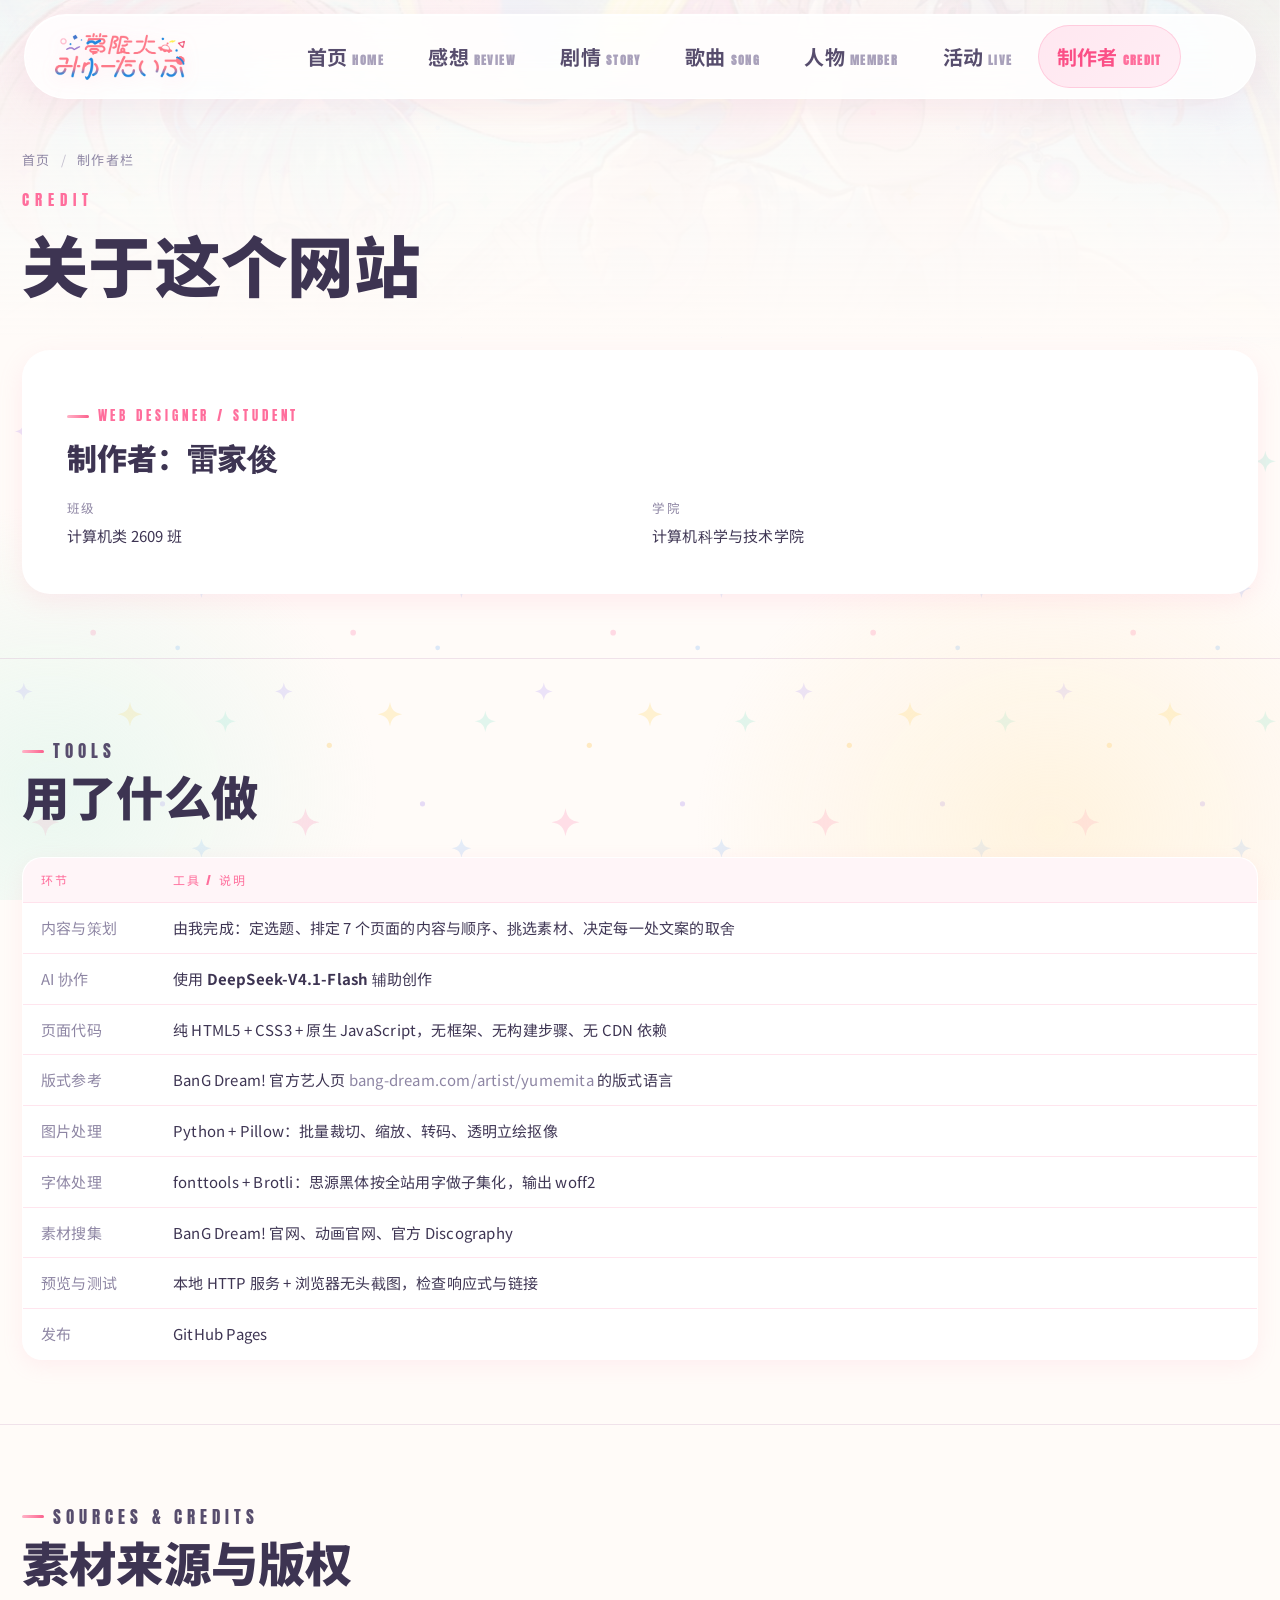
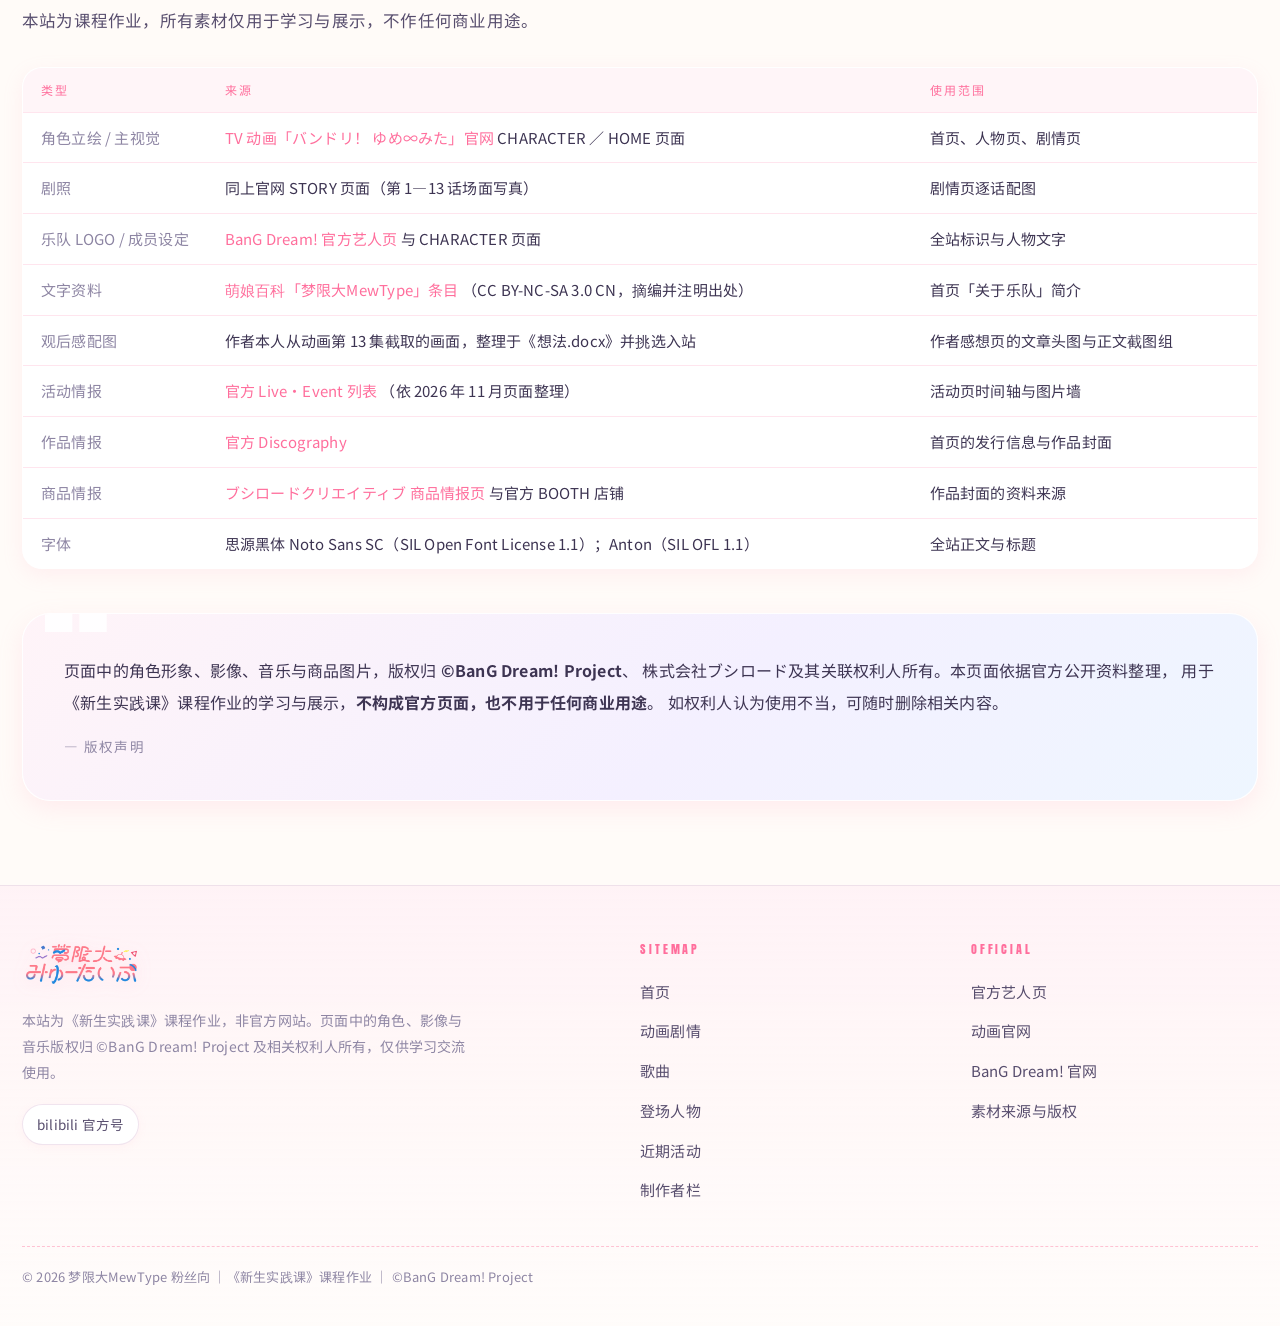
<file: credits.html>
<!DOCTYPE html>
<html lang="zh-CN">
  <head>
    <meta charset="UTF-8" />
    <meta name="viewport" content="width=device-width, initial-scale=1.0" />
    <title>制作者栏 ｜ 梦限大MewType 粉丝向站</title>
    <meta name="description" content="本站制作者信息、制作工具与素材来源、版权声明。" />
    <link rel="icon" href="assets/img/brand/favicon.png" type="image/png" sizes="64x64" />
    <link rel="apple-touch-icon" href="assets/img/brand/apple-touch-icon.png" />
    <link rel="stylesheet" href="assets/css/style.css" />
  </head>
  <body>
    <a class="skip-link" href="#main">跳到主要内容</a>
    <div class="scroll-progress" id="scrollProgress"></div>

    <header class="site-header" id="siteHeader">
      <div class="site-header__inner">
        <a class="brand" href="https://bang-dream.com/artist/yumemita/" target="_blank"
           rel="noopener noreferrer" data-tip="跳转梦限大官方网站"
           title="跳转梦限大官方网站" aria-label="跳转梦限大官方网站（新窗口打开）">
          <img class="brand__logo" src="assets/img/brand/logo-mewtype.png"
               alt="夢限大みゅーたいぷ 官方 LOGO" width="760" height="274" />
        </a>
        <nav class="nav" id="siteNav" aria-label="主导航">
          <a class="nav__link" href="index.html">首页<span>HOME</span></a>
          <a class="nav__link" href="review.html">感想<span>REVIEW</span></a>
          <a class="nav__link" href="story.html">剧情<span>STORY</span></a>
          <a class="nav__link" href="songs.html">歌曲<span>SONG</span></a>
          <a class="nav__link" href="characters.html">人物<span>MEMBER</span></a>
          <a class="nav__link" href="live.html">活动<span>LIVE</span></a>
          <a class="nav__link is-active" href="credits.html" aria-current="page">制作者<span>CREDIT</span></a>
        </nav>
        <button class="nav-toggle" id="navToggle" aria-expanded="false" aria-controls="siteNav" aria-label="打开导航菜单">
          <span aria-hidden="true"></span>
        </button>
      </div>
    </header>

    <main id="main">
      <section class="page-hero">
        <div class="page-hero__bg" aria-hidden="true">
          <img src="assets/img/hero/kv-01.jpg" alt="" width="1200" height="1750" />
        </div>
        <div class="wrap">
          <nav class="breadcrumb" aria-label="面包屑导航">
            <a href="index.html">首页</a><span>/</span>制作者栏
          </nav>
          <span class="en">CREDIT</span>
          <h1>关于这个网站</h1>
        </div>
      </section>

      <!-- 制作者信息 -->
      <section class="section">
        <div class="wrap">
          <div class="creator-card creator-card--plain" data-reveal>
            <div>
              <p class="kicker" style="margin-bottom: 10px">Web designer / Student</p>
              <h2>制作者：雷家俊</h2>
              <dl>
                <div>
                  <dt>班级</dt>
                  <dd>计算机类 2609 班</dd>
                </div>
                <div>
                  <dt>学院</dt>
                  <dd>计算机科学与技术学院</dd>
                </div>
              </dl>
            </div>
          </div>
        </div>
      </section>

      <!-- 用了什么做 -->
      <section class="section" style="border-top: 1px solid var(--line)">
        <div class="wrap">
          <div class="sec-head">
            <div class="sec-head__main" data-reveal>
              <p class="kicker">Tools</p>
              <h2>用了什么做</h2>
            </div>
          </div>
          <div class="table-wrap" data-reveal>
            <table class="data">
              <thead>
                <tr>
                  <th scope="col">环节</th>
                  <th scope="col">工具 / 说明</th>
                </tr>
              </thead>
              <tbody>
                <tr>
                  <th scope="row">内容与策划</th>
                  <td>由我完成：定选题、排定 7 个页面的内容与顺序、挑选素材、决定每一处文案的取舍</td>
                </tr>
                <tr>
                  <th scope="row">AI 协作</th>
                  <td>使用 <strong>DeepSeek-V4.1-Flash</strong> 辅助创作</td>
                </tr>
                <tr>
                  <th scope="row">页面代码</th>
                  <td>纯 HTML5 + CSS3 + 原生 JavaScript，无框架、无构建步骤、无 CDN 依赖</td>
                </tr>
                <tr>
                  <th scope="row">版式参考</th>
                  <td>BanG Dream! 官方艺人页 <span style="color: var(--muted)">bang-dream.com/artist/yumemita</span> 的版式语言</td>
                </tr>
                <tr>
                  <th scope="row">图片处理</th>
                  <td>Python + Pillow：批量裁切、缩放、转码、透明立绘抠像</td>
                </tr>
                <tr>
                  <th scope="row">字体处理</th>
                  <td>fonttools + Brotli：思源黑体按全站用字做子集化，输出 woff2</td>
                </tr>
                <tr>
                  <th scope="row">素材搜集</th>
                  <td>BanG Dream! 官网、动画官网、官方 Discography</td>
                </tr>
                <tr>
                  <th scope="row">预览与测试</th>
                  <td>本地 HTTP 服务 + 浏览器无头截图，检查响应式与链接</td>
                </tr>
                <tr>
                  <th scope="row">发布</th>
                  <td>GitHub Pages</td>
                </tr>
              </tbody>
            </table>
          </div>
        </div>
      </section>

      <!-- 素材来源 -->
      <section class="section" id="sources" style="border-top: 1px solid var(--line)">
        <div class="wrap">
          <div class="sec-head">
            <div class="sec-head__main" data-reveal>
              <p class="kicker">Sources &amp; credits</p>
              <h2>素材来源与版权</h2>
              <p>本站为课程作业，所有素材仅用于学习与展示，不作任何商业用途。</p>
            </div>
          </div>

          <div class="table-wrap" data-reveal>
            <table class="data">
              <thead>
                <tr>
                  <th scope="col">类型</th>
                  <th scope="col">来源</th>
                  <th scope="col">使用范围</th>
                </tr>
              </thead>
              <tbody>
                <tr>
                  <th scope="row">角色立绘 / 主视觉</th>
                  <td>
                    <a href="https://anime.bang-dream.com/yumemita/" target="_blank" rel="noopener noreferrer" style="color: var(--pink)">TV 动画「バンドリ！ ゆめ∞みた」官网</a>
                    CHARACTER ／ HOME 页面
                  </td>
                  <td>首页、人物页、剧情页</td>
                </tr>
                <tr>
                  <th scope="row">剧照</th>
                  <td>同上官网 STORY 页面（第 1—13 话场面写真）</td>
                  <td>剧情页逐话配图</td>
                </tr>
                <tr>
                  <th scope="row">乐队 LOGO / 成员设定</th>
                  <td>
                    <a href="https://bang-dream.com/artist/yumemita/" target="_blank" rel="noopener noreferrer" style="color: var(--pink)">BanG Dream! 官方艺人页</a>
                    与 CHARACTER 页面
                  </td>
                  <td>全站标识与人物文字</td>
                </tr>
                <tr>
                  <th scope="row">文字资料</th>
                  <td>
                    <a href="https://zh.moegirl.org.cn/%E6%A2%A6%E9%99%90%E5%A4%A7MewType" target="_blank" rel="noopener noreferrer" style="color: var(--pink)">萌娘百科「梦限大MewType」条目</a>
                    （CC BY-NC-SA 3.0 CN，摘编并注明出处）
                  </td>
                  <td>首页「关于乐队」简介</td>
                </tr>
                <tr>
                  <th scope="row">观后感配图</th>
                  <td>作者本人从动画第 13 集截取的画面，整理于《想法.docx》并挑选入站</td>
                  <td>作者感想页的文章头图与正文截图组</td>
                </tr>
                <tr>
                  <th scope="row">活动情报</th>
                  <td>
                    <a href="https://bang-dream.com/events/?artist=yumemita" target="_blank" rel="noopener noreferrer" style="color: var(--pink)">官方 Live•Event 列表</a>
                    （依 2026 年 11 月页面整理）
                  </td>
                  <td>活动页时间轴与图片墙</td>
                </tr>
                <tr>
                  <th scope="row">作品情报</th>
                  <td>
                    <a href="https://bang-dream.com/discographies/?artist=yumemita" target="_blank" rel="noopener noreferrer" style="color: var(--pink)">官方 Discography</a>
                  </td>
                  <td>首页的发行信息与作品封面</td>
                </tr>
                <tr>
                  <th scope="row">商品情报</th>
                  <td>
                    <a href="https://bushiroad-creative.com/" target="_blank" rel="noopener noreferrer" style="color: var(--pink)">ブシロードクリエイティブ 商品情报页</a>
                    与官方 BOOTH 店铺
                  </td>
                  <td>作品封面的资料来源</td>
                </tr>
                <tr>
                  <th scope="row">字体</th>
                  <td>思源黑体 Noto Sans SC（SIL Open Font License 1.1）；Anton（SIL OFL 1.1）</td>
                  <td>全站正文与标题</td>
                </tr>
              </tbody>
            </table>
          </div>

          <div class="quote-block mt-l" data-reveal>
            <p style="font-size: 16px">
              页面中的角色形象、影像、音乐与商品图片，版权归 <strong>©BanG Dream! Project</strong>、
              株式会社ブシロード及其关联权利人所有。本页面依据官方公开资料整理，
              用于《新生实践课》课程作业的学习与展示，<strong>不构成官方页面，也不用于任何商业用途</strong>。
              如权利人认为使用不当，可随时删除相关内容。
            </p>
            <cite>— 版权声明</cite>
          </div>
        </div>
      </section>

    </main>

    <footer class="site-footer">
      <div class="wrap">
        <div class="footer-grid">
          <div class="footer-brand">
            <a class="brand" href="index.html" aria-label="返回首页">
              <img class="brand__logo" src="assets/img/brand/logo-mewtype.png"
                   alt="夢限大みゅーたいぷ 官方 LOGO" width="760" height="274" loading="lazy" />
            </a>
            <p>
              本站为《新生实践课》课程作业，非官方网站。页面中的角色、影像与音乐版权归
              ©BanG Dream! Project 及相关权利人所有，仅供学习交流使用。
            </p>
            <div class="sns">
              <a href="https://space.bilibili.com/3546592848120041" target="_blank" rel="noopener noreferrer">bilibili 官方号</a>
            </div>
          </div>
          <div class="footer-col">
            <h4>SITEMAP</h4>
            <a href="index.html">首页</a>
            <a href="story.html">动画剧情</a>
            <a href="songs.html">歌曲</a>
            <a href="characters.html">登场人物</a>
            <a href="live.html">近期活动</a>
            <a href="credits.html">制作者栏</a>
          </div>
          <div class="footer-col">
            <h4>OFFICIAL</h4>
            <a href="https://bang-dream.com/artist/yumemita/" target="_blank" rel="noopener noreferrer">官方艺人页</a>
            <a href="https://anime.bang-dream.com/yumemita/" target="_blank" rel="noopener noreferrer">动画官网</a>
            <a href="https://bang-dream.com/" target="_blank" rel="noopener noreferrer">BanG Dream! 官网</a>
            <a href="credits.html#sources">素材来源与版权</a>
          </div>
        </div>
        <div class="footer-bottom">
          <p>© 2026 梦限大MewType 粉丝向 ｜《新生实践课》课程作业 ｜ ©BanG Dream! Project</p>
        </div>
      </div>
    </footer>

    <button class="to-top" id="toTop" aria-label="返回顶部">↑</button>
    <script src="assets/js/main.js"></script>
  </body>
</html>
</file>
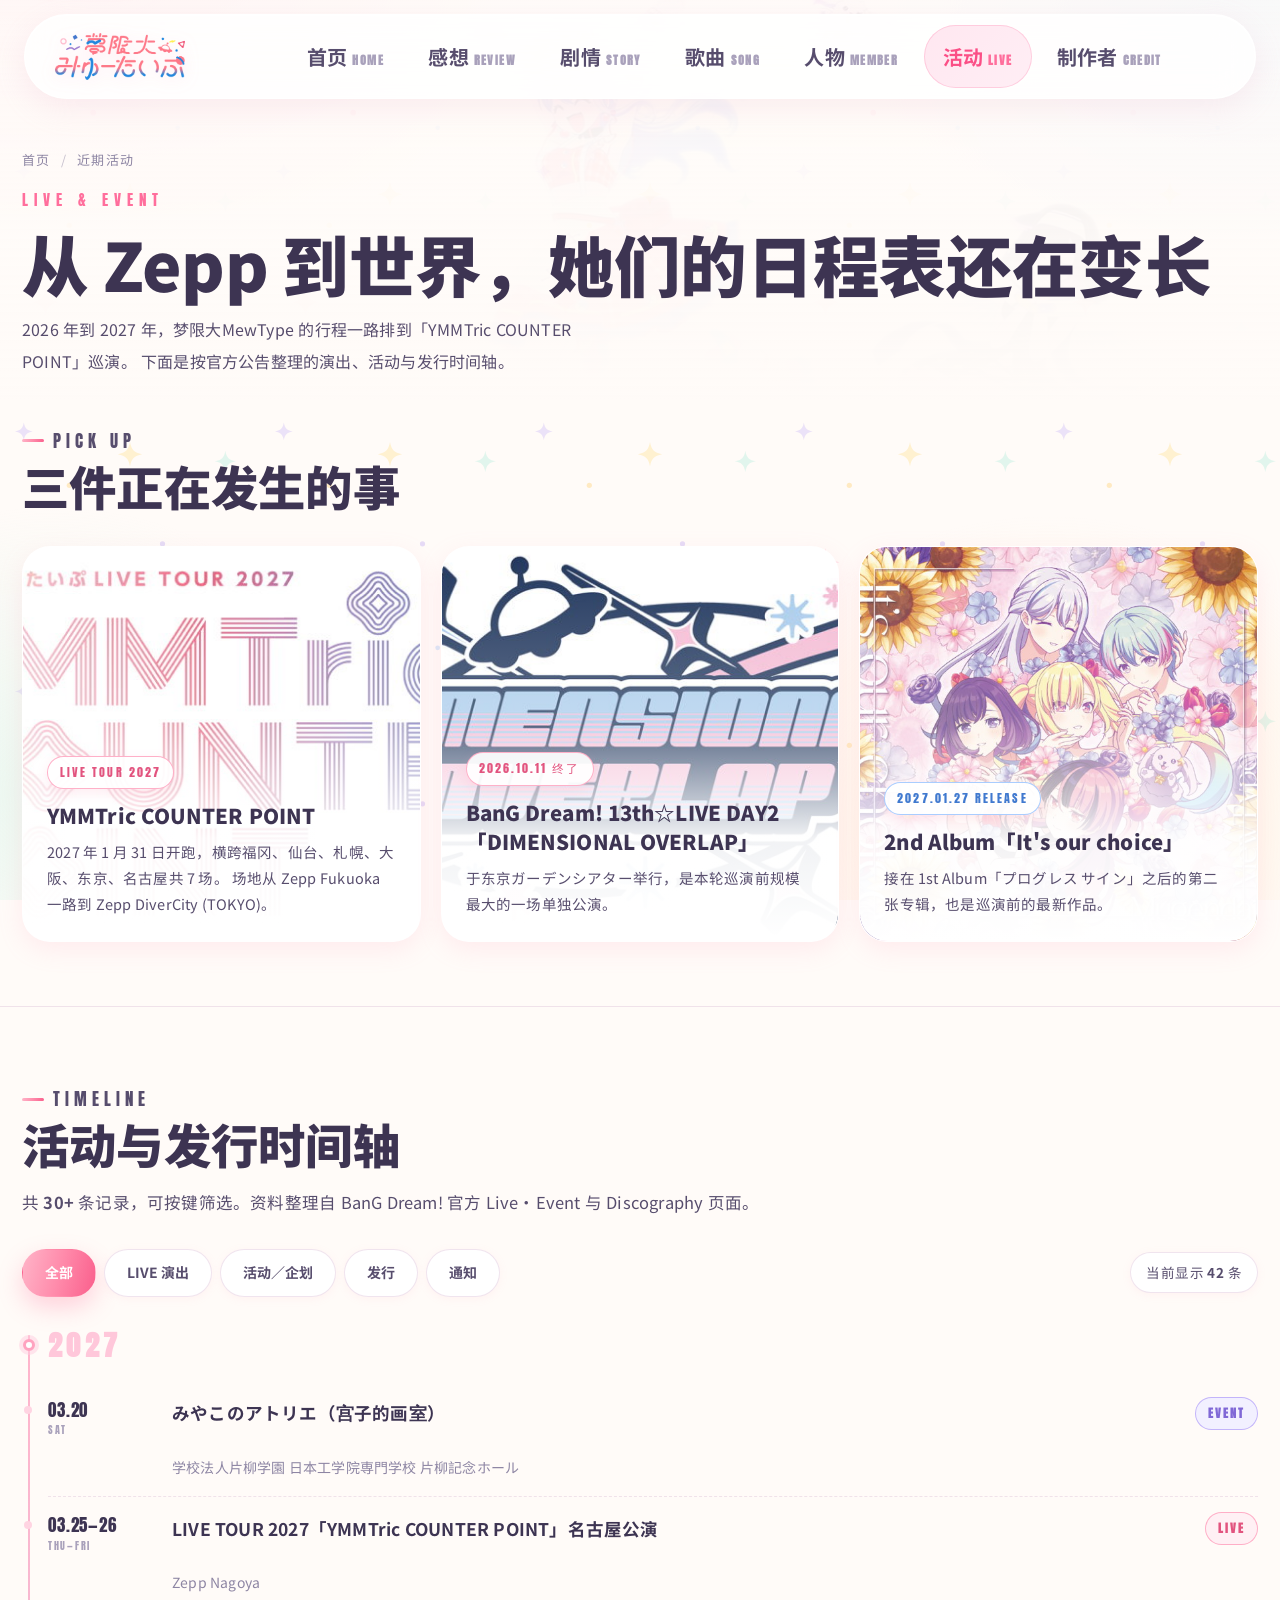
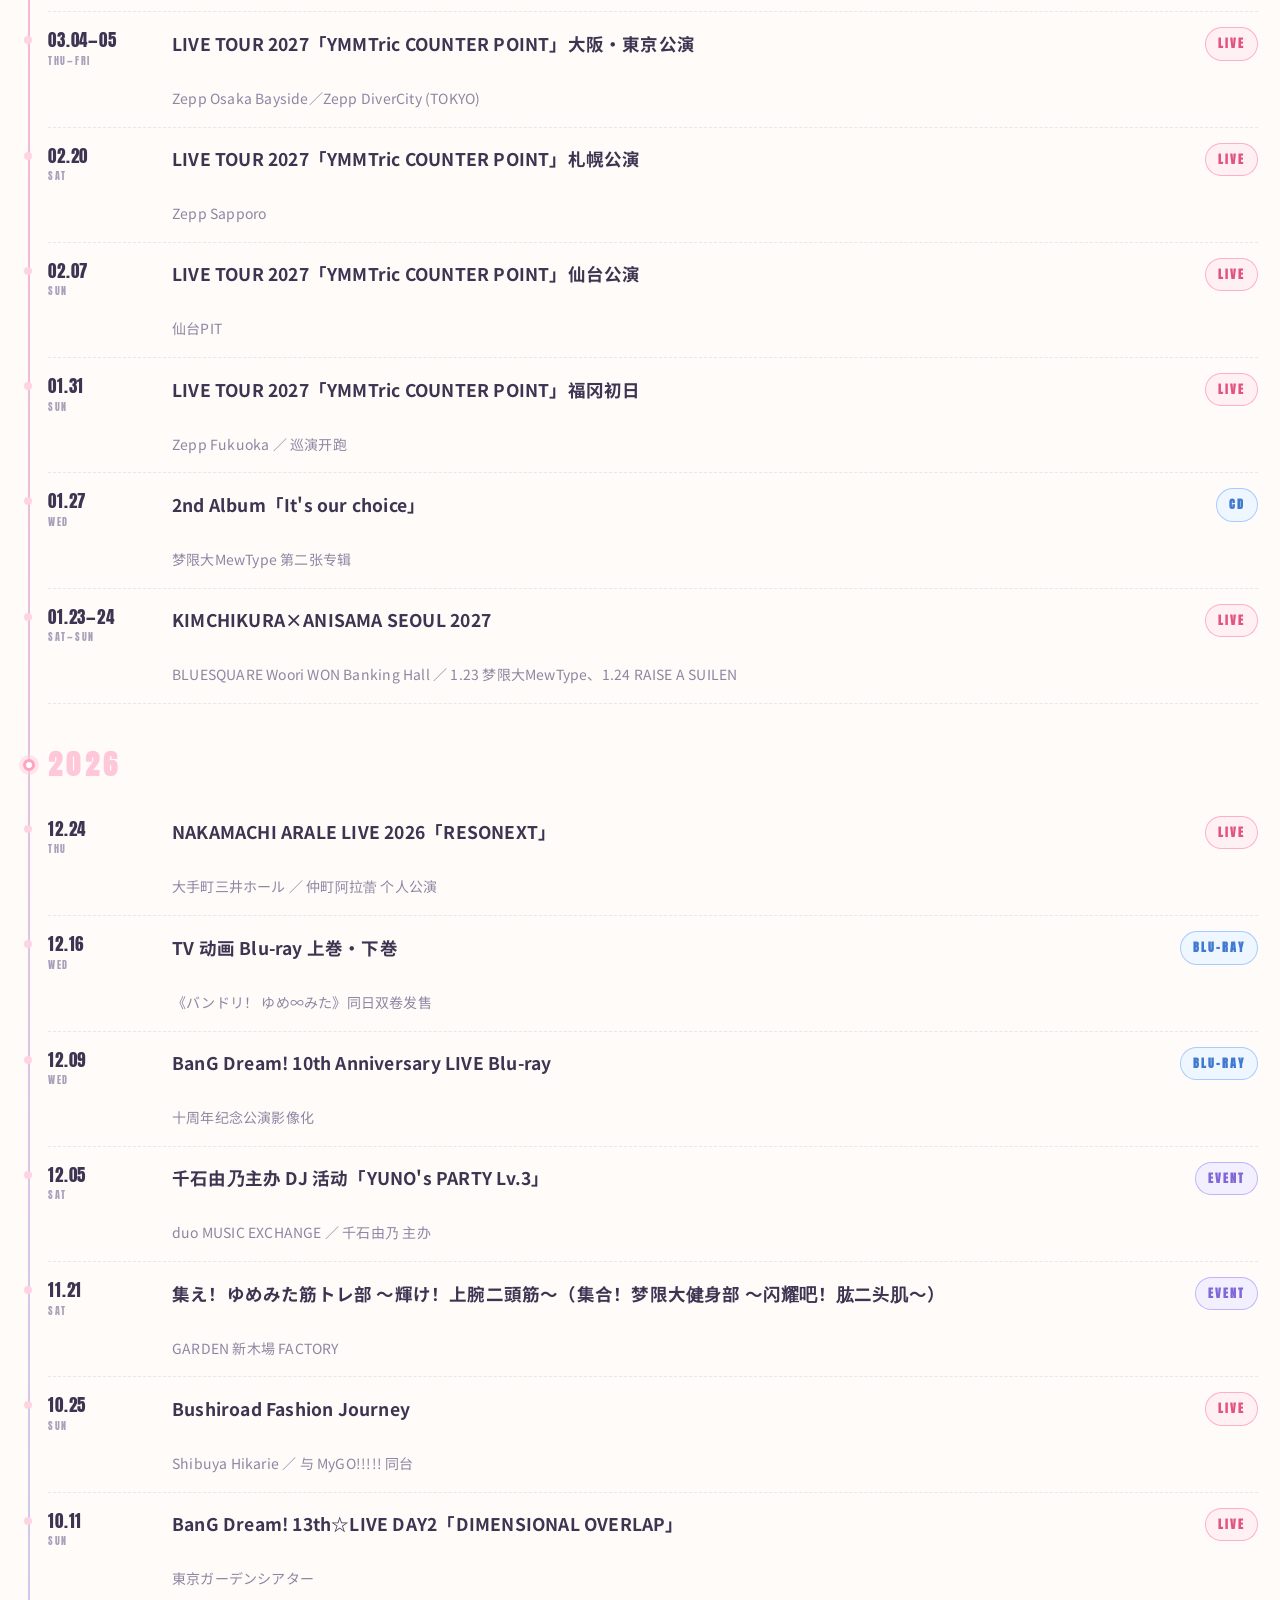
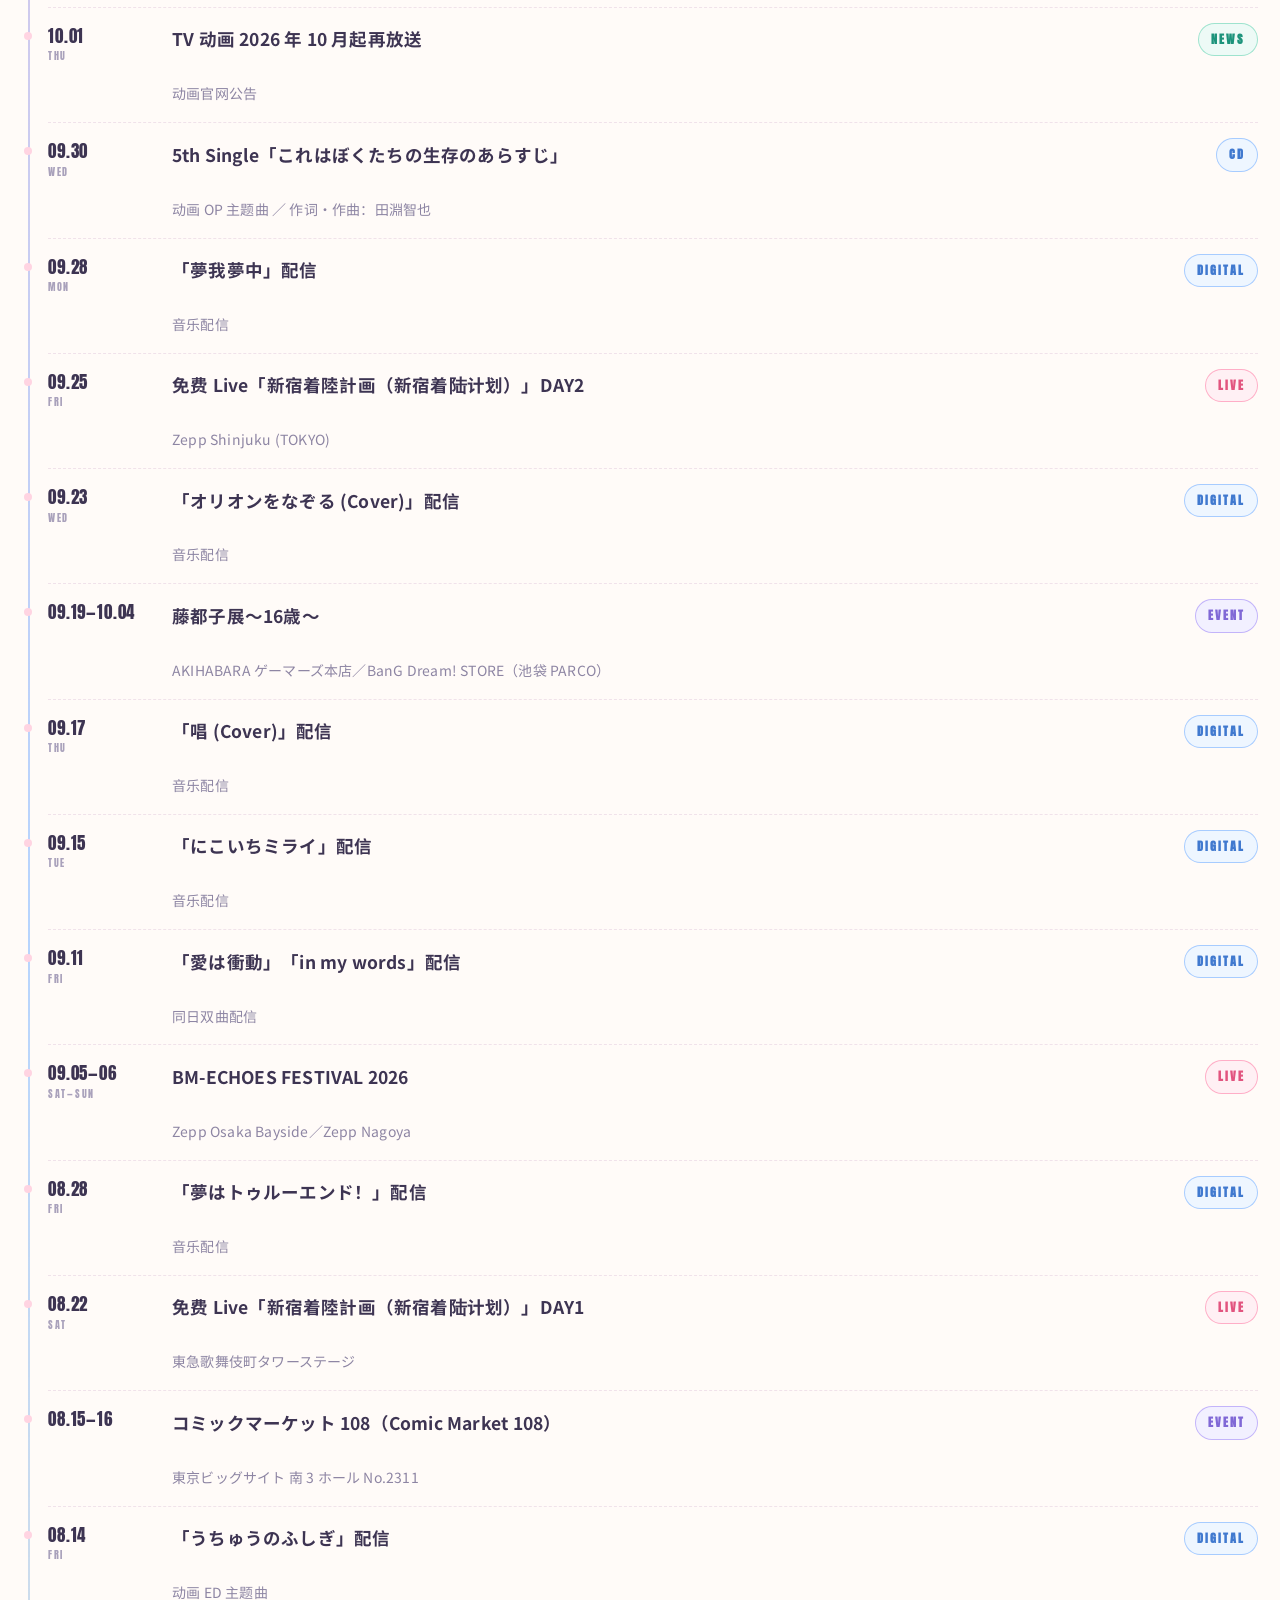
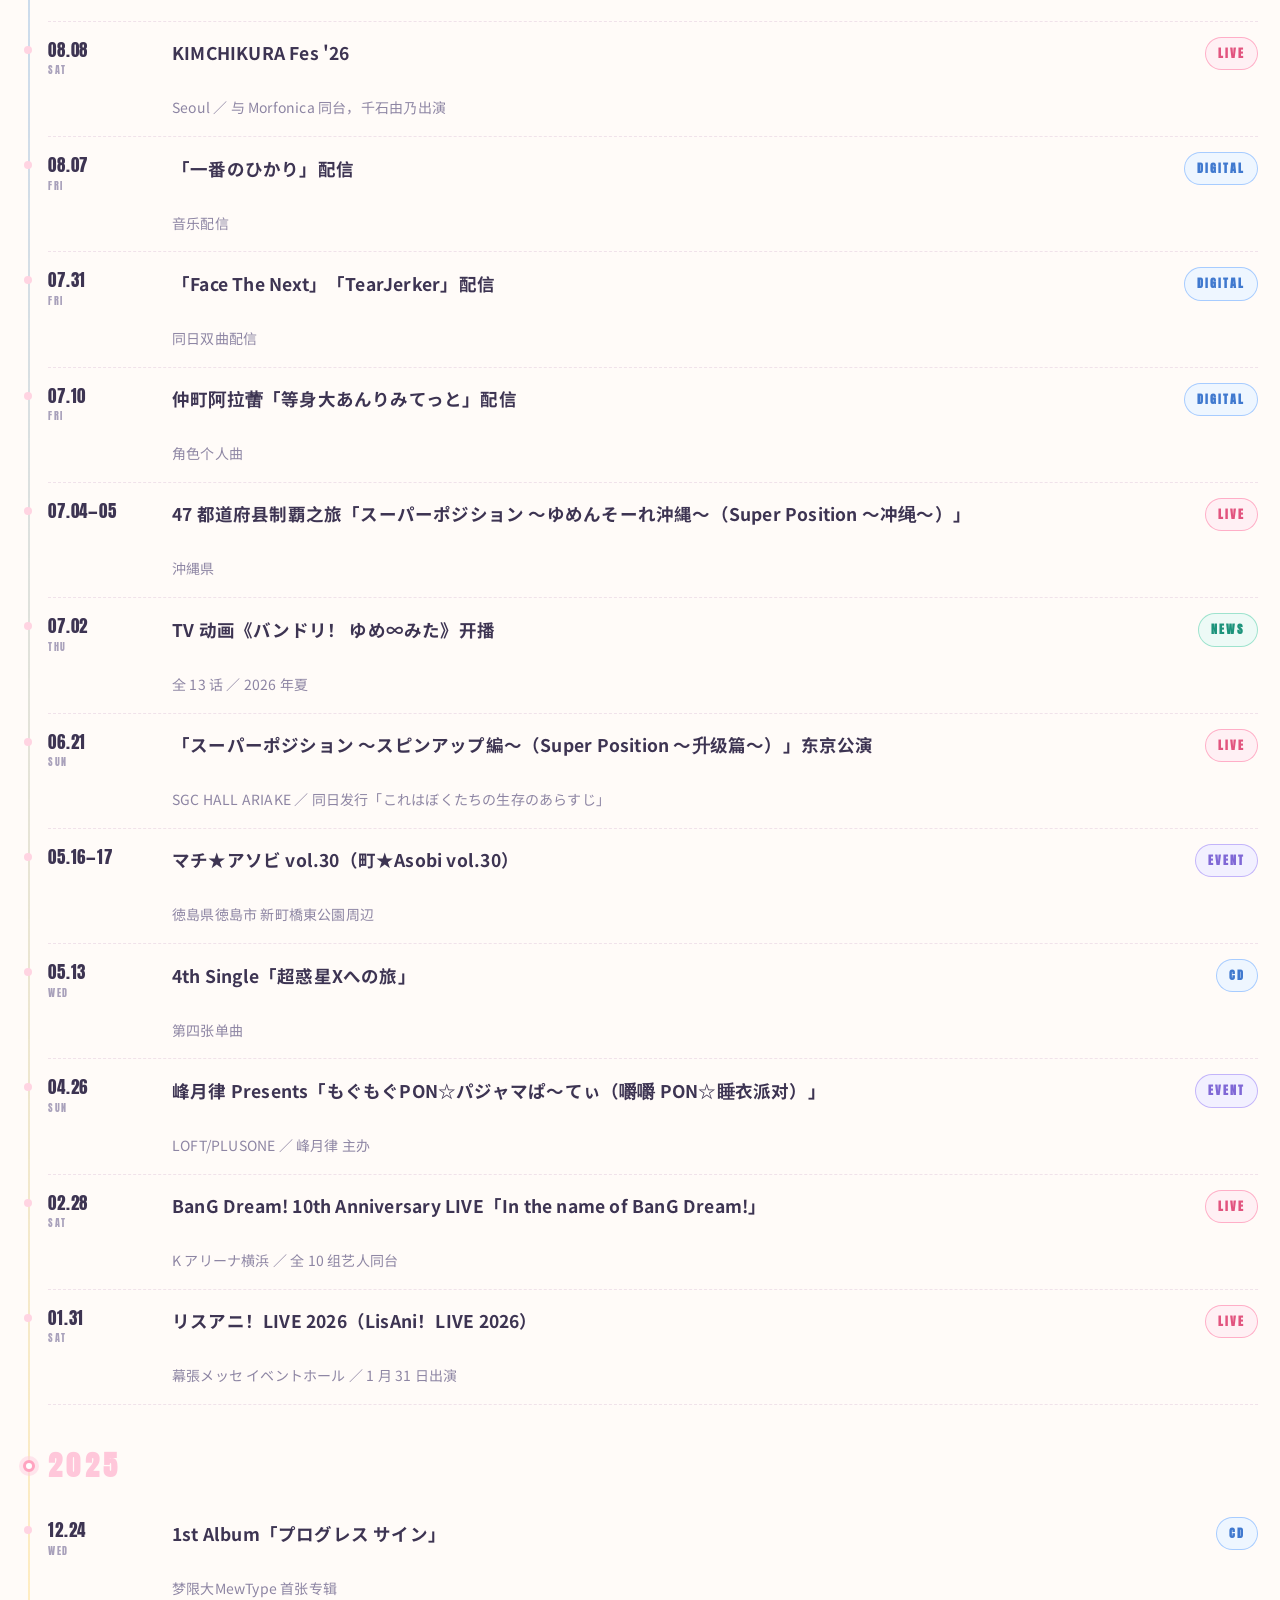
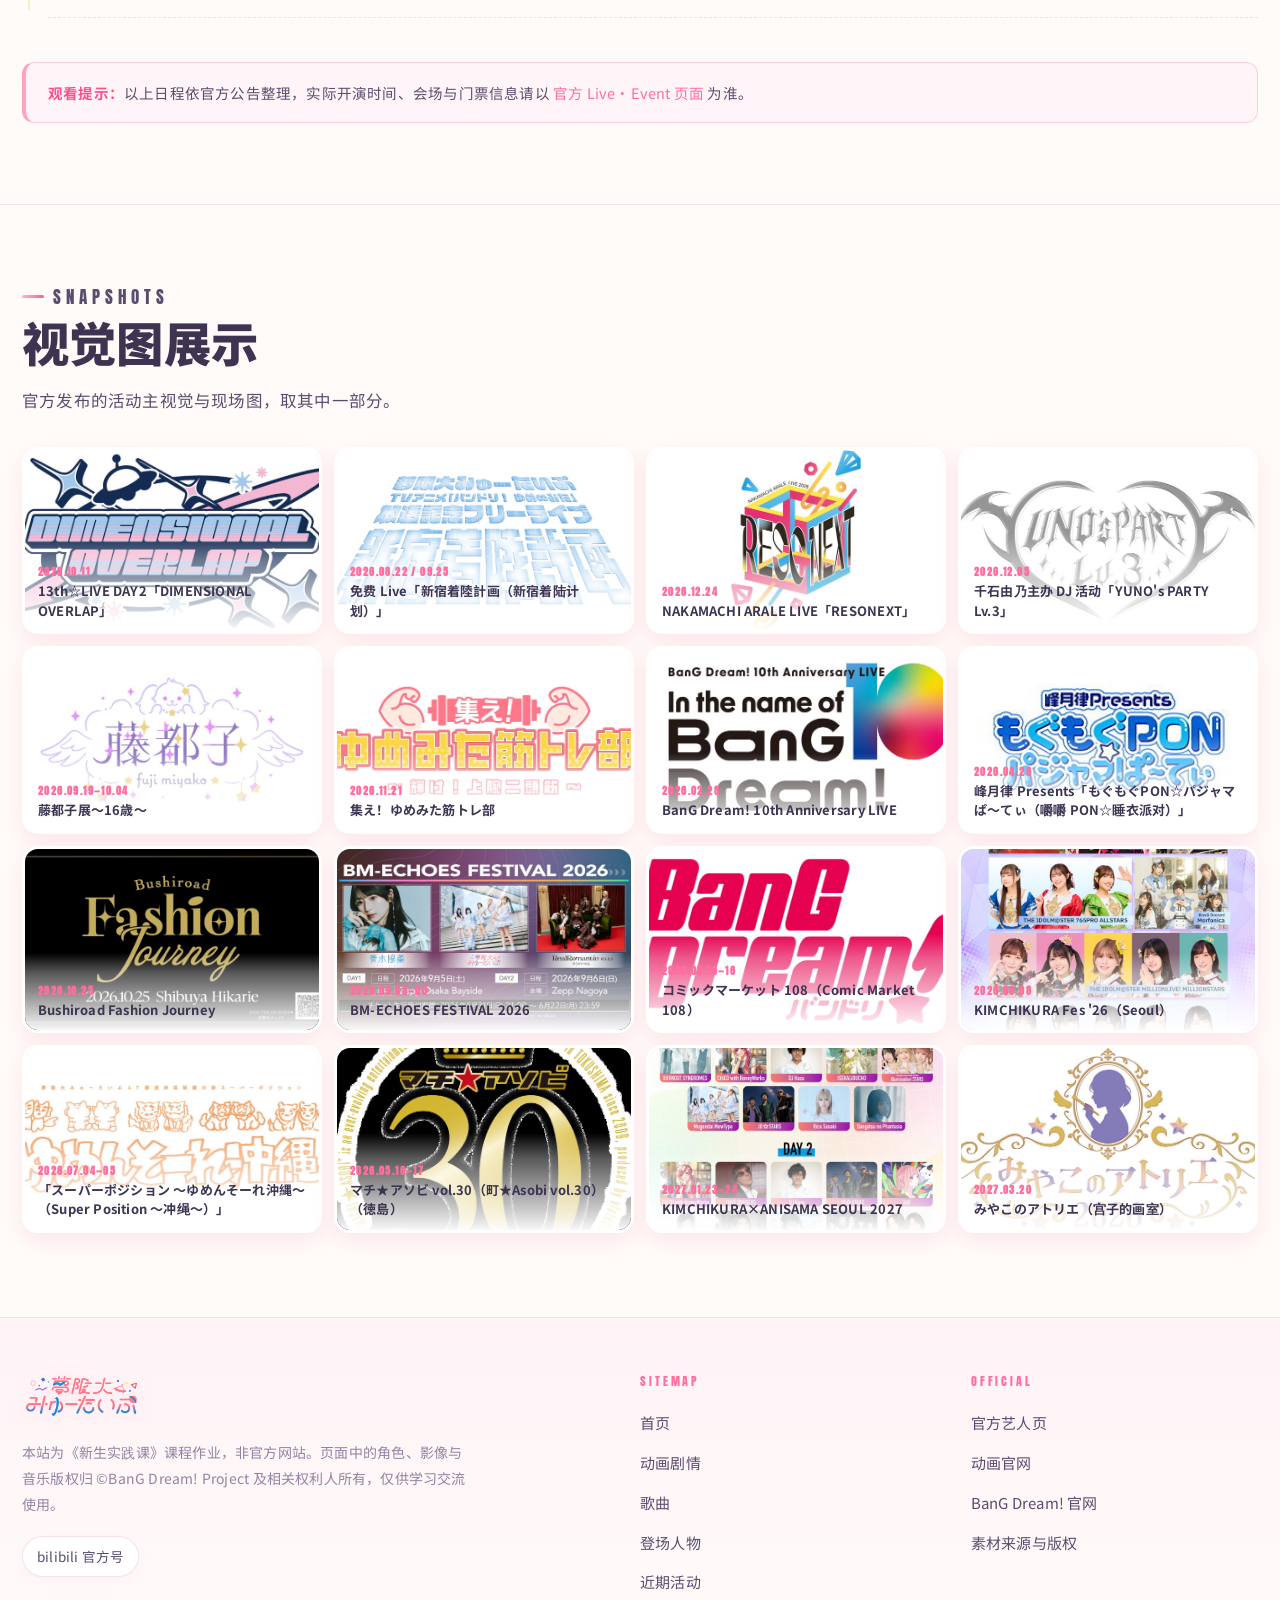
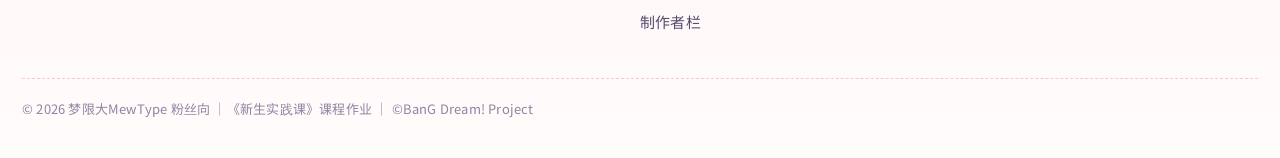
<file: live.html>
﻿<!DOCTYPE html>
<html lang="zh-CN">
  <head>
    <meta charset="UTF-8" />
    <meta name="viewport" content="width=device-width, initial-scale=1.0" />
    <title>近期活动 ｜ 梦限大MewType 粉丝向站</title>
    <meta
      name="description"
      content="梦限大MewType 2026—2027 演出与发行时间轴：13th☆LIVE、LIVE TOUR 2027「YMMTric COUNTER POINT」、个人活动与单曲发行一览。"
    />
    <link rel="icon" href="assets/img/brand/favicon.png" type="image/png" sizes="64x64" />
    <link rel="apple-touch-icon" href="assets/img/brand/apple-touch-icon.png" />
    <link rel="stylesheet" href="assets/css/style.css" />
  </head>
  <body>
    <a class="skip-link" href="#main">跳到主要内容</a>
    <div class="scroll-progress" id="scrollProgress"></div>

    <header class="site-header" id="siteHeader">
      <div class="site-header__inner">
        <a class="brand" href="https://bang-dream.com/artist/yumemita/" target="_blank"
           rel="noopener noreferrer" data-tip="跳转梦限大官方网站"
           title="跳转梦限大官方网站" aria-label="跳转梦限大官方网站（新窗口打开）">
          <img class="brand__logo" src="assets/img/brand/logo-mewtype.png"
               alt="夢限大みゅーたいぷ 官方 LOGO" width="760" height="274" />
        </a>
        <nav class="nav" id="siteNav" aria-label="主导航">
          <a class="nav__link" href="index.html">首页<span>HOME</span></a>
                    <a class="nav__link" href="review.html">感想<span>REVIEW</span></a>
          <a class="nav__link" href="story.html">剧情<span>STORY</span></a>
          <a class="nav__link" href="songs.html">歌曲<span>SONG</span></a>
          <a class="nav__link" href="characters.html">人物<span>MEMBER</span></a>
          <a class="nav__link is-active" href="live.html" aria-current="page">活动<span>LIVE</span></a>
          <a class="nav__link" href="credits.html">制作者<span>CREDIT</span></a>
        </nav>
        <button class="nav-toggle" id="navToggle" aria-expanded="false" aria-controls="siteNav" aria-label="打开导航菜单">
          <span aria-hidden="true"></span>
        </button>
      </div>
    </header>

    <main id="main">
      <section class="page-hero">
        <div class="page-hero__bg" aria-hidden="true">
          <img src="assets/img/hero/kv-04.jpg" alt="" width="1200" height="1750" />
        </div>
        <div class="wrap">
          <nav class="breadcrumb" aria-label="面包屑导航">
            <a href="index.html">首页</a><span>/</span>近期活动
          </nav>
          <span class="en">LIVE &amp; EVENT</span>
          <h1>从 Zepp 到世界，她们的日程表还在变长</h1>
          <p class="lead">
            2026 年到 2027 年，梦限大MewType 的行程一路排到「YMMTric COUNTER POINT」巡演。
            下面是按官方公告整理的演出、活动与发行时间轴。
          </p>
        </div>
      </section>

      <!-- 焦点 -->
      <section class="section">
        <div class="wrap">
          <div class="sec-head">
            <div class="sec-head__main" data-reveal>
              <p class="kicker">Pick up</p>
              <h2>三件正在发生的事</h2>
            </div>
          </div>
          <div class="feature-grid" data-reveal-group>
            <article class="feature" data-reveal>
              <img src="assets/img/live/ev-tour2027.jpg" alt="LIVE TOUR 2027「YMMTric COUNTER POINT」视觉" width="900" height="472" loading="lazy" />
              <span class="badge badge--live">LIVE TOUR 2027</span>
              <h3>YMMTric COUNTER POINT</h3>
              <p>
                2027 年 1 月 31 日开跑，横跨福冈、仙台、札幌、大阪、东京、名古屋共 7 场。
                场地从 Zepp Fukuoka 一路到 Zepp DiverCity (TOKYO)。
              </p>
            </article>
            <article class="feature" data-reveal style="--d: 90ms">
              <img src="assets/img/live/ev-13thlive.jpg" alt="BanG Dream! 13th☆LIVE DAY2 视觉" width="900" height="472" loading="lazy" />
              <span class="badge badge--live">2026.10.11 终了</span>
              <h3>BanG Dream! 13th☆LIVE DAY2<br />「DIMENSIONAL OVERLAP」</h3>
              <p>于东京ガーデンシアター举行，是本轮巡演前规模最大的一场单独公演。</p>
            </article>
            <article class="feature" data-reveal style="--d: 180ms">
              <img src="assets/img/goods/cd-2nd-album.jpg" alt="2nd Album「It's our choice」封面" width="680" height="600" loading="lazy" />
              <span class="badge badge--release">2027.01.27 RELEASE</span>
              <h3>2nd Album「It's our choice」</h3>
              <p>接在 1st Album「プログレス サイン」之后的第二张专辑，也是巡演前的最新作品。</p>
            </article>
          </div>
        </div>
      </section>

      <!-- 时间轴 -->
      <section class="section" id="timeline" style="border-top: 1px solid var(--line)">
        <div class="wrap">
          <div class="sec-head">
            <div class="sec-head__main" data-reveal>
              <p class="kicker">Timeline</p>
              <h2>活动与发行时间轴</h2>
              <p>
                共 <b>30+</b> 条记录，可按键筛选。资料整理自 BanG Dream! 官方 Live•Event 与 Discography 页面。
              </p>
            </div>
          </div>

          <div data-filter-group>
            <div class="filter" role="group" aria-label="筛选活动类型">
              <button type="button" data-filter="all" class="is-on" aria-pressed="true">全部</button>
              <button type="button" data-filter="live" aria-pressed="false">LIVE 演出</button>
              <button type="button" data-filter="event" aria-pressed="false">活动／企划</button>
              <button type="button" data-filter="release" aria-pressed="false">发行</button>
              <button type="button" data-filter="news" aria-pressed="false">通知</button>
              <span class="chip" style="margin-left: auto">当前显示 <b id="filterCount">42</b> 条</span>
            </div>

            <div class="timeline">
              <h3 class="tl-year">2027</h3>
              <div class="tl-item" data-cat="event">
                <div class="tl-item__date">03.20<small>SAT</small></div>
                <div class="tl-item__body">
                  <p class="tl-item__title">みやこのアトリエ（宫子的画室） <span class="badge badge--event">EVENT</span></p>
                  <span class="tl-item__meta">学校法人片柳学園 日本工学院専門学校 片柳記念ホール</span>
                </div>
              </div>
              <div class="tl-item" data-cat="live">
                <div class="tl-item__date">03.25—26<small>THU—FRI</small></div>
                <div class="tl-item__body">
                  <p class="tl-item__title">LIVE TOUR 2027「YMMTric COUNTER POINT」名古屋公演 <span class="badge badge--live">LIVE</span></p>
                  <span class="tl-item__meta">Zepp Nagoya</span>
                </div>
              </div>
              <div class="tl-item" data-cat="live">
                <div class="tl-item__date">03.04—05<small>THU—FRI</small></div>
                <div class="tl-item__body">
                  <p class="tl-item__title">LIVE TOUR 2027「YMMTric COUNTER POINT」大阪・東京公演 <span class="badge badge--live">LIVE</span></p>
                  <span class="tl-item__meta">Zepp Osaka Bayside／Zepp DiverCity (TOKYO)</span>
                </div>
              </div>
              <div class="tl-item" data-cat="live">
                <div class="tl-item__date">02.20<small>SAT</small></div>
                <div class="tl-item__body">
                  <p class="tl-item__title">LIVE TOUR 2027「YMMTric COUNTER POINT」札幌公演 <span class="badge badge--live">LIVE</span></p>
                  <span class="tl-item__meta">Zepp Sapporo</span>
                </div>
              </div>
              <div class="tl-item" data-cat="live">
                <div class="tl-item__date">02.07<small>SUN</small></div>
                <div class="tl-item__body">
                  <p class="tl-item__title">LIVE TOUR 2027「YMMTric COUNTER POINT」仙台公演 <span class="badge badge--live">LIVE</span></p>
                  <span class="tl-item__meta">仙台PIT</span>
                </div>
              </div>
              <div class="tl-item" data-cat="live">
                <div class="tl-item__date">01.31<small>SUN</small></div>
                <div class="tl-item__body">
                  <p class="tl-item__title">LIVE TOUR 2027「YMMTric COUNTER POINT」福冈初日 <span class="badge badge--live">LIVE</span></p>
                  <span class="tl-item__meta">Zepp Fukuoka ／ 巡演开跑</span>
                </div>
              </div>
              <div class="tl-item" data-cat="release">
                <div class="tl-item__date">01.27<small>WED</small></div>
                <div class="tl-item__body">
                  <p class="tl-item__title">2nd Album「It's our choice」 <span class="badge badge--release">CD</span></p>
                  <span class="tl-item__meta">梦限大MewType 第二张专辑</span>
                </div>
              </div>
              <div class="tl-item" data-cat="live">
                <div class="tl-item__date">01.23—24<small>SAT—SUN</small></div>
                <div class="tl-item__body">
                  <p class="tl-item__title">KIMCHIKURA×ANISAMA SEOUL 2027 <span class="badge badge--live">LIVE</span></p>
                  <span class="tl-item__meta">
                    BLUESQUARE Woori WON Banking Hall ／ 1.23 梦限大MewType、1.24 RAISE A SUILEN
                  </span>
                </div>
              </div>

              <h3 class="tl-year">2026</h3>
              <div class="tl-item" data-cat="live">
                <div class="tl-item__date">12.24<small>THU</small></div>
                <div class="tl-item__body">
                  <p class="tl-item__title">NAKAMACHI ARALE LIVE 2026「RESONEXT」 <span class="badge badge--live">LIVE</span></p>
                  <span class="tl-item__meta">大手町三井ホール ／ 仲町阿拉蕾 个人公演</span>
                </div>
              </div>
              <div class="tl-item" data-cat="release">
                <div class="tl-item__date">12.16<small>WED</small></div>
                <div class="tl-item__body">
                  <p class="tl-item__title">TV 动画 Blu-ray 上巻・下巻 <span class="badge badge--release">BLU-RAY</span></p>
                  <span class="tl-item__meta">《バンドリ！ ゆめ∞みた》同日双卷发售</span>
                </div>
              </div>
              <div class="tl-item" data-cat="release">
                <div class="tl-item__date">12.09<small>WED</small></div>
                <div class="tl-item__body">
                  <p class="tl-item__title">BanG Dream! 10th Anniversary LIVE Blu-ray <span class="badge badge--release">BLU-RAY</span></p>
                  <span class="tl-item__meta">十周年纪念公演影像化</span>
                </div>
              </div>
              <div class="tl-item" data-cat="event">
                <div class="tl-item__date">12.05<small>SAT</small></div>
                <div class="tl-item__body">
                  <p class="tl-item__title">千石由乃主办 DJ 活动「YUNO's PARTY Lv.3」 <span class="badge badge--event">EVENT</span></p>
                  <span class="tl-item__meta">duo MUSIC EXCHANGE ／ 千石由乃 主办</span>
                </div>
              </div>
              <div class="tl-item" data-cat="event">
                <div class="tl-item__date">11.21<small>SAT</small></div>
                <div class="tl-item__body">
                  <p class="tl-item__title">集え！ゆめみた筋トレ部 ～輝け！上腕二頭筋～（集合！梦限大健身部 ～闪耀吧！肱二头肌～） <span class="badge badge--event">EVENT</span></p>
                  <span class="tl-item__meta">GARDEN 新木場 FACTORY</span>
                </div>
              </div>
              <div class="tl-item" data-cat="live">
                <div class="tl-item__date">10.25<small>SUN</small></div>
                <div class="tl-item__body">
                  <p class="tl-item__title">Bushiroad Fashion Journey <span class="badge badge--live">LIVE</span></p>
                  <span class="tl-item__meta">Shibuya Hikarie ／ 与 MyGO!!!!! 同台</span>
                </div>
              </div>
              <div class="tl-item" data-cat="live">
                <div class="tl-item__date">10.11<small>SUN</small></div>
                <div class="tl-item__body">
                  <p class="tl-item__title">BanG Dream! 13th☆LIVE DAY2「DIMENSIONAL OVERLAP」 <span class="badge badge--live">LIVE</span></p>
                  <span class="tl-item__meta">東京ガーデンシアター</span>
                </div>
              </div>
              <div class="tl-item" data-cat="news">
                <div class="tl-item__date">10.01<small>THU</small></div>
                <div class="tl-item__body">
                  <p class="tl-item__title">TV 动画 2026 年 10 月起再放送 <span class="badge badge--news">NEWS</span></p>
                  <span class="tl-item__meta">动画官网公告</span>
                </div>
              </div>
              <div class="tl-item" data-cat="release">
                <div class="tl-item__date">09.30<small>WED</small></div>
                <div class="tl-item__body">
                  <p class="tl-item__title">5th Single「これはぼくたちの生存のあらすじ」 <span class="badge badge--release">CD</span></p>
                  <span class="tl-item__meta">动画 OP 主题曲 ／ 作词・作曲：田淵智也</span>
                </div>
              </div>
              <div class="tl-item" data-cat="release">
                <div class="tl-item__date">09.28<small>MON</small></div>
                <div class="tl-item__body">
                  <p class="tl-item__title">「夢我夢中」配信 <span class="badge badge--release">DIGITAL</span></p>
                  <span class="tl-item__meta">音乐配信</span>
                </div>
              </div>
              <div class="tl-item" data-cat="live">
                <div class="tl-item__date">09.25<small>FRI</small></div>
                <div class="tl-item__body">
                  <p class="tl-item__title">免费 Live「新宿着陸計画（新宿着陆计划）」DAY2 <span class="badge badge--live">LIVE</span></p>
                  <span class="tl-item__meta">Zepp Shinjuku (TOKYO)</span>
                </div>
              </div>
              <div class="tl-item" data-cat="release">
                <div class="tl-item__date">09.23<small>WED</small></div>
                <div class="tl-item__body">
                  <p class="tl-item__title">「オリオンをなぞる (Cover)」配信 <span class="badge badge--release">DIGITAL</span></p>
                  <span class="tl-item__meta">音乐配信</span>
                </div>
              </div>
              <div class="tl-item" data-cat="event">
                <div class="tl-item__date">09.19—10.04</div>
                <div class="tl-item__body">
                  <p class="tl-item__title">藤都子展～16歳～ <span class="badge badge--event">EVENT</span></p>
                  <span class="tl-item__meta">AKIHABARA ゲーマーズ本店／BanG Dream! STORE（池袋 PARCO）</span>
                </div>
              </div>
              <div class="tl-item" data-cat="release">
                <div class="tl-item__date">09.17<small>THU</small></div>
                <div class="tl-item__body">
                  <p class="tl-item__title">「唱 (Cover)」配信 <span class="badge badge--release">DIGITAL</span></p>
                  <span class="tl-item__meta">音乐配信</span>
                </div>
              </div>
              <div class="tl-item" data-cat="release">
                <div class="tl-item__date">09.15<small>TUE</small></div>
                <div class="tl-item__body">
                  <p class="tl-item__title">「にこいちミライ」配信 <span class="badge badge--release">DIGITAL</span></p>
                  <span class="tl-item__meta">音乐配信</span>
                </div>
              </div>
              <div class="tl-item" data-cat="release">
                <div class="tl-item__date">09.11<small>FRI</small></div>
                <div class="tl-item__body">
                  <p class="tl-item__title">「愛は衝動」「in my words」配信 <span class="badge badge--release">DIGITAL</span></p>
                  <span class="tl-item__meta">同日双曲配信</span>
                </div>
              </div>
              <div class="tl-item" data-cat="live">
                <div class="tl-item__date">09.05—06<small>SAT—SUN</small></div>
                <div class="tl-item__body">
                  <p class="tl-item__title">BM-ECHOES FESTIVAL 2026 <span class="badge badge--live">LIVE</span></p>
                  <span class="tl-item__meta">Zepp Osaka Bayside／Zepp Nagoya</span>
                </div>
              </div>
              <div class="tl-item" data-cat="release">
                <div class="tl-item__date">08.28<small>FRI</small></div>
                <div class="tl-item__body">
                  <p class="tl-item__title">「夢はトゥルーエンド！」配信 <span class="badge badge--release">DIGITAL</span></p>
                  <span class="tl-item__meta">音乐配信</span>
                </div>
              </div>
              <div class="tl-item" data-cat="live">
                <div class="tl-item__date">08.22<small>SAT</small></div>
                <div class="tl-item__body">
                  <p class="tl-item__title">免费 Live「新宿着陸計画（新宿着陆计划）」DAY1 <span class="badge badge--live">LIVE</span></p>
                  <span class="tl-item__meta">東急歌舞伎町タワーステージ</span>
                </div>
              </div>
              <div class="tl-item" data-cat="event">
                <div class="tl-item__date">08.15—16</div>
                <div class="tl-item__body">
                  <p class="tl-item__title">コミックマーケット 108（Comic Market 108） <span class="badge badge--event">EVENT</span></p>
                  <span class="tl-item__meta">東京ビッグサイト 南 3 ホール No.2311</span>
                </div>
              </div>
              <div class="tl-item" data-cat="release">
                <div class="tl-item__date">08.14<small>FRI</small></div>
                <div class="tl-item__body">
                  <p class="tl-item__title">「うちゅうのふしぎ」配信 <span class="badge badge--release">DIGITAL</span></p>
                  <span class="tl-item__meta">动画 ED 主题曲</span>
                </div>
              </div>
              <div class="tl-item" data-cat="live">
                <div class="tl-item__date">08.08<small>SAT</small></div>
                <div class="tl-item__body">
                  <p class="tl-item__title">KIMCHIKURA Fes '26 <span class="badge badge--live">LIVE</span></p>
                  <span class="tl-item__meta">Seoul ／ 与 Morfonica 同台，千石由乃出演</span>
                </div>
              </div>
              <div class="tl-item" data-cat="release">
                <div class="tl-item__date">08.07<small>FRI</small></div>
                <div class="tl-item__body">
                  <p class="tl-item__title">「一番のひかり」配信 <span class="badge badge--release">DIGITAL</span></p>
                  <span class="tl-item__meta">音乐配信</span>
                </div>
              </div>
              <div class="tl-item" data-cat="release">
                <div class="tl-item__date">07.31<small>FRI</small></div>
                <div class="tl-item__body">
                  <p class="tl-item__title">「Face The Next」「TearJerker」配信 <span class="badge badge--release">DIGITAL</span></p>
                  <span class="tl-item__meta">同日双曲配信</span>
                </div>
              </div>
              <div class="tl-item" data-cat="release">
                <div class="tl-item__date">07.10<small>FRI</small></div>
                <div class="tl-item__body">
                  <p class="tl-item__title">仲町阿拉蕾「等身大あんりみてっと」配信 <span class="badge badge--release">DIGITAL</span></p>
                  <span class="tl-item__meta">角色个人曲</span>
                </div>
              </div>
              <div class="tl-item" data-cat="live">
                <div class="tl-item__date">07.04—05</div>
                <div class="tl-item__body">
                  <p class="tl-item__title">47 都道府县制覇之旅「スーパーポジション ～ゆめんそーれ沖縄～（Super Position ～冲绳～）」 <span class="badge badge--live">LIVE</span></p>
                  <span class="tl-item__meta">沖縄県</span>
                </div>
              </div>
              <div class="tl-item" data-cat="news">
                <div class="tl-item__date">07.02<small>THU</small></div>
                <div class="tl-item__body">
                  <p class="tl-item__title">TV 动画《バンドリ！ ゆめ∞みた》开播 <span class="badge badge--news">NEWS</span></p>
                  <span class="tl-item__meta">全 13 话 ／ 2026 年夏</span>
                </div>
              </div>
              <div class="tl-item" data-cat="live">
                <div class="tl-item__date">06.21<small>SUN</small></div>
                <div class="tl-item__body">
                  <p class="tl-item__title">「スーパーポジション ～スピンアップ編～（Super Position ～升级篇～）」东京公演 <span class="badge badge--live">LIVE</span></p>
                  <span class="tl-item__meta">SGC HALL ARIAKE ／ 同日发行「これはぼくたちの生存のあらすじ」</span>
                </div>
              </div>
              <div class="tl-item" data-cat="event">
                <div class="tl-item__date">05.16—17</div>
                <div class="tl-item__body">
                  <p class="tl-item__title">マチ★アソビ vol.30（町★Asobi vol.30） <span class="badge badge--event">EVENT</span></p>
                  <span class="tl-item__meta">徳島県徳島市 新町橋東公園周辺</span>
                </div>
              </div>
              <div class="tl-item" data-cat="release">
                <div class="tl-item__date">05.13<small>WED</small></div>
                <div class="tl-item__body">
                  <p class="tl-item__title">4th Single「超惑星Xへの旅」 <span class="badge badge--release">CD</span></p>
                  <span class="tl-item__meta">第四张单曲</span>
                </div>
              </div>
              <div class="tl-item" data-cat="event">
                <div class="tl-item__date">04.26<small>SUN</small></div>
                <div class="tl-item__body">
                  <p class="tl-item__title">峰月律 Presents「もぐもぐPON☆パジャマぱ〜てぃ（嚼嚼 PON☆睡衣派对）」 <span class="badge badge--event">EVENT</span></p>
                  <span class="tl-item__meta">LOFT/PLUSONE ／ 峰月律 主办</span>
                </div>
              </div>
              <div class="tl-item" data-cat="live">
                <div class="tl-item__date">02.28<small>SAT</small></div>
                <div class="tl-item__body">
                  <p class="tl-item__title">BanG Dream! 10th Anniversary LIVE「In the name of BanG Dream!」 <span class="badge badge--live">LIVE</span></p>
                  <span class="tl-item__meta">K アリーナ横浜 ／ 全 10 组艺人同台</span>
                </div>
              </div>
              <div class="tl-item" data-cat="live">
                <div class="tl-item__date">01.31<small>SAT</small></div>
                <div class="tl-item__body">
                  <p class="tl-item__title">リスアニ！LIVE 2026（LisAni！LIVE 2026） <span class="badge badge--live">LIVE</span></p>
                  <span class="tl-item__meta">幕張メッセ イベントホール ／ 1 月 31 日出演</span>
                </div>
              </div>

              <h3 class="tl-year">2025</h3>
              <div class="tl-item" data-cat="release">
                <div class="tl-item__date">12.24<small>WED</small></div>
                <div class="tl-item__body">
                  <p class="tl-item__title">1st Album「プログレス サイン」 <span class="badge badge--release">CD</span></p>
                  <span class="tl-item__meta">梦限大MewType 首张专辑</span>
                </div>
              </div>
            </div>
          </div>

          <p class="note mt-l" data-reveal>
            <b>观看提示：</b>以上日程依官方公告整理，实际开演时间、会场与门票信息请以
            <a href="https://bang-dream.com/events/?artist=yumemita" target="_blank" rel="noopener noreferrer" style="color: var(--pink)">官方 Live•Event 页面</a>
            为淮。
          </p>
        </div>
      </section>

      <!-- 活动回顾 -->
      <section class="section" style="border-top: 1px solid var(--line)">
        <div class="wrap">
          <div class="sec-head">
            <div class="sec-head__main" data-reveal>
              <p class="kicker">Snapshots</p>
              <h2>视觉图展示</h2>
              <p>官方发布的活动主视觉与现场图，取其中一部分。</p>
            </div>
          </div>
          <div class="photo-grid" data-reveal-group>
            <figure class="photo" data-reveal>
              <img src="assets/img/live/ev-13thlive.jpg" alt="13th☆LIVE DAY2 活动视觉" width="900" height="472" loading="lazy" />
              <figcaption><span>2026.10.11</span>13th☆LIVE DAY2「DIMENSIONAL OVERLAP」</figcaption>
            </figure>
            <figure class="photo" data-reveal>
              <img src="assets/img/live/ev-shinjuku.jpg" alt="新宿着陸計画（新宿着陆计划） 活动视觉" width="900" height="506" loading="lazy" />
              <figcaption><span>2026.08.22 / 09.25</span>免费 Live「新宿着陸計画（新宿着陆计划）」</figcaption>
            </figure>
            <figure class="photo" data-reveal>
              <img src="assets/img/live/ev-arale-live.jpg" alt="NAKAMACHI ARALE LIVE RESONEXT 视觉" width="900" height="472" loading="lazy" />
              <figcaption><span>2026.12.24</span>NAKAMACHI ARALE LIVE「RESONEXT」</figcaption>
            </figure>
            <figure class="photo" data-reveal>
              <img src="assets/img/live/ev-yuno-party.jpg" alt="YUNO's PARTY Lv.3 视觉" width="900" height="472" loading="lazy" />
              <figcaption><span>2026.12.05</span>千石由乃主办 DJ 活动「YUNO's PARTY Lv.3」</figcaption>
            </figure>
            <figure class="photo" data-reveal>
              <img src="assets/img/live/ev-miyako-expo.jpg" alt="藤都子展～16歳～ 视觉" width="900" height="472" loading="lazy" />
              <figcaption><span>2026.09.19—10.04</span>藤都子展～16歳～</figcaption>
            </figure>
            <figure class="photo" data-reveal>
              <img src="assets/img/live/ev-kintorebu.jpg" alt="ゆめみた筋トレ部 活动视觉" width="900" height="472" loading="lazy" />
              <figcaption><span>2026.11.21</span>集え！ゆめみた筋トレ部</figcaption>
            </figure>
            <figure class="photo" data-reveal>
              <img src="assets/img/live/ev-10th.jpg" alt="10th Anniversary LIVE 视觉" width="900" height="438" loading="lazy" />
              <figcaption><span>2026.02.28</span>BanG Dream! 10th Anniversary LIVE</figcaption>
            </figure>
            <figure class="photo" data-reveal>
              <img src="assets/img/live/ev-mogumogu.jpg" alt="もぐもぐPON 活动视觉" width="900" height="598" loading="lazy" />
              <figcaption><span>2026.04.26</span>峰月律 Presents「もぐもぐPON☆パジャマぱ〜てぃ（嚼嚼 PON☆睡衣派对）」</figcaption>
            </figure>            <figure class="photo" data-reveal>
              <img src="assets/img/live/ev-fashion.jpg" alt="Bushiroad Fashion Journey 活动视觉" width="900" height="506" loading="lazy" />
              <figcaption><span>2026.10.25</span>Bushiroad Fashion Journey</figcaption>
            </figure>
            <figure class="photo" data-reveal>
              <img src="assets/img/live/ev-echoes.jpg" alt="BM-ECHOES FESTIVAL 2026 活动视觉" width="900" height="506" loading="lazy" />
              <figcaption><span>2026.09.05—06</span>BM-ECHOES FESTIVAL 2026</figcaption>
            </figure>
            <figure class="photo" data-reveal>
              <img src="assets/img/live/ev-comiket.jpg" alt="コミックマーケット 108（Comic Market 108） 活动视觉" width="900" height="472" loading="lazy" />
              <figcaption><span>2026.08.15—16</span>コミックマーケット 108（Comic Market 108）</figcaption>
            </figure>
            <figure class="photo" data-reveal>
              <img src="assets/img/live/ev-kimchikura.jpg" alt="KIMCHIKURA Fes '26 活动视觉" width="900" height="1272" loading="lazy" />
              <figcaption><span>2026.08.08</span>KIMCHIKURA Fes '26（Seoul）</figcaption>
            </figure>
            <figure class="photo" data-reveal>
              <img src="assets/img/live/ev-okinawa.jpg" alt="スーパーポジション 冲绳公演视觉" width="900" height="470" loading="lazy" />
              <figcaption><span>2026.07.04—05</span>「スーパーポジション ～ゆめんそーれ沖縄～（Super Position ～冲绳～）」</figcaption>
            </figure>
            <figure class="photo" data-reveal>
              <img src="assets/img/live/ev-machiasobi.jpg" alt="マチ★アソビ vol.30（町★Asobi vol.30） 活动视觉" width="636" height="712" loading="lazy" />
              <figcaption><span>2026.05.16—17</span>マチ★アソビ vol.30（町★Asobi vol.30）（徳島）</figcaption>
            </figure>
            <figure class="photo" data-reveal>
              <img src="assets/img/live/ev-seoul2027.jpg" alt="KIMCHIKURA×ANISAMA SEOUL 2027 视觉" width="768" height="1024" loading="lazy" />
              <figcaption><span>2027.01.23—24</span>KIMCHIKURA×ANISAMA SEOUL 2027</figcaption>
            </figure>
            <figure class="photo" data-reveal>
              <img src="assets/img/live/ev-atelier.jpg" alt="みやこのアトリエ（宫子的画室） 活动视觉" width="900" height="472" loading="lazy" />
              <figcaption><span>2027.03.20</span>みやこのアトリエ（宫子的画室）</figcaption>
            </figure>
          </div>
        </div>
      </section>

          </main>

    <footer class="site-footer">
      <div class="wrap">
        <div class="footer-grid">
          <div class="footer-brand">
            <a class="brand" href="index.html" aria-label="返回首页">
              <img class="brand__logo" src="assets/img/brand/logo-mewtype.png"
                   alt="夢限大みゅーたいぷ 官方 LOGO" width="760" height="274" loading="lazy" />
            </a>
            <p>
              本站为《新生实践课》课程作业，非官方网站。页面中的角色、影像与音乐版权归
              ©BanG Dream! Project 及相关权利人所有，仅供学习交流使用。
            </p>
            <div class="sns">
              <a href="https://space.bilibili.com/3546592848120041" target="_blank" rel="noopener noreferrer">bilibili 官方号</a>
            </div>
          </div>
          <div class="footer-col">
            <h4>SITEMAP</h4>
            <a href="index.html">首页</a>
            <a href="story.html">动画剧情</a>
            <a href="songs.html">歌曲</a>
            <a href="characters.html">登场人物</a>
            <a href="live.html">近期活动</a>
            <a href="credits.html">制作者栏</a>
          </div>
          <div class="footer-col">
            <h4>OFFICIAL</h4>
            <a href="https://bang-dream.com/artist/yumemita/" target="_blank" rel="noopener noreferrer">官方艺人页</a>
            <a href="https://anime.bang-dream.com/yumemita/" target="_blank" rel="noopener noreferrer">动画官网</a>
            <a href="https://bang-dream.com/" target="_blank" rel="noopener noreferrer">BanG Dream! 官网</a>
            <a href="credits.html#sources">素材来源与版权</a>
          </div>
        </div>
        <div class="footer-bottom">
          <p>© 2026 梦限大MewType 粉丝向 ｜《新生实践课》课程作业 ｜ ©BanG Dream! Project</p>
        </div>
      </div>
    </footer>

    <button class="to-top" id="toTop" aria-label="返回顶部">↑</button>
    <script src="assets/js/main.js"></script>
  </body>
</html>
</file>
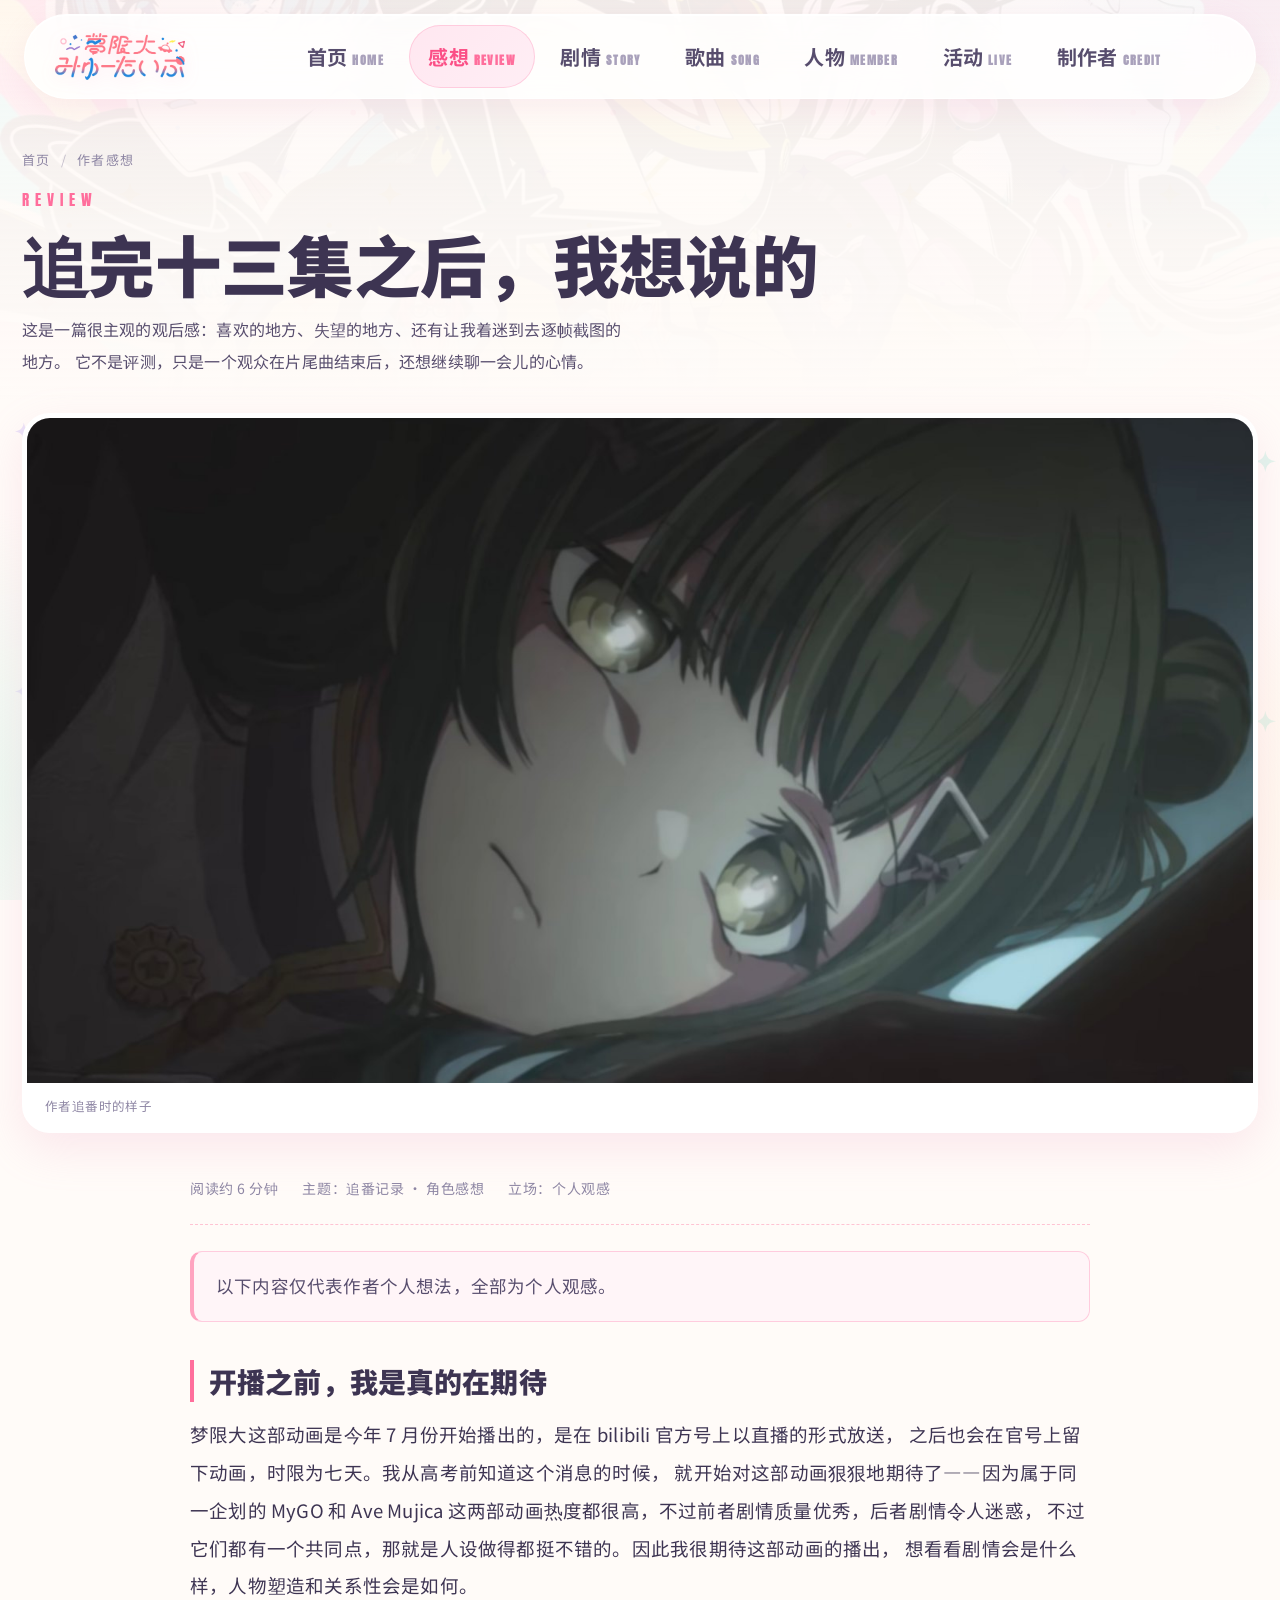
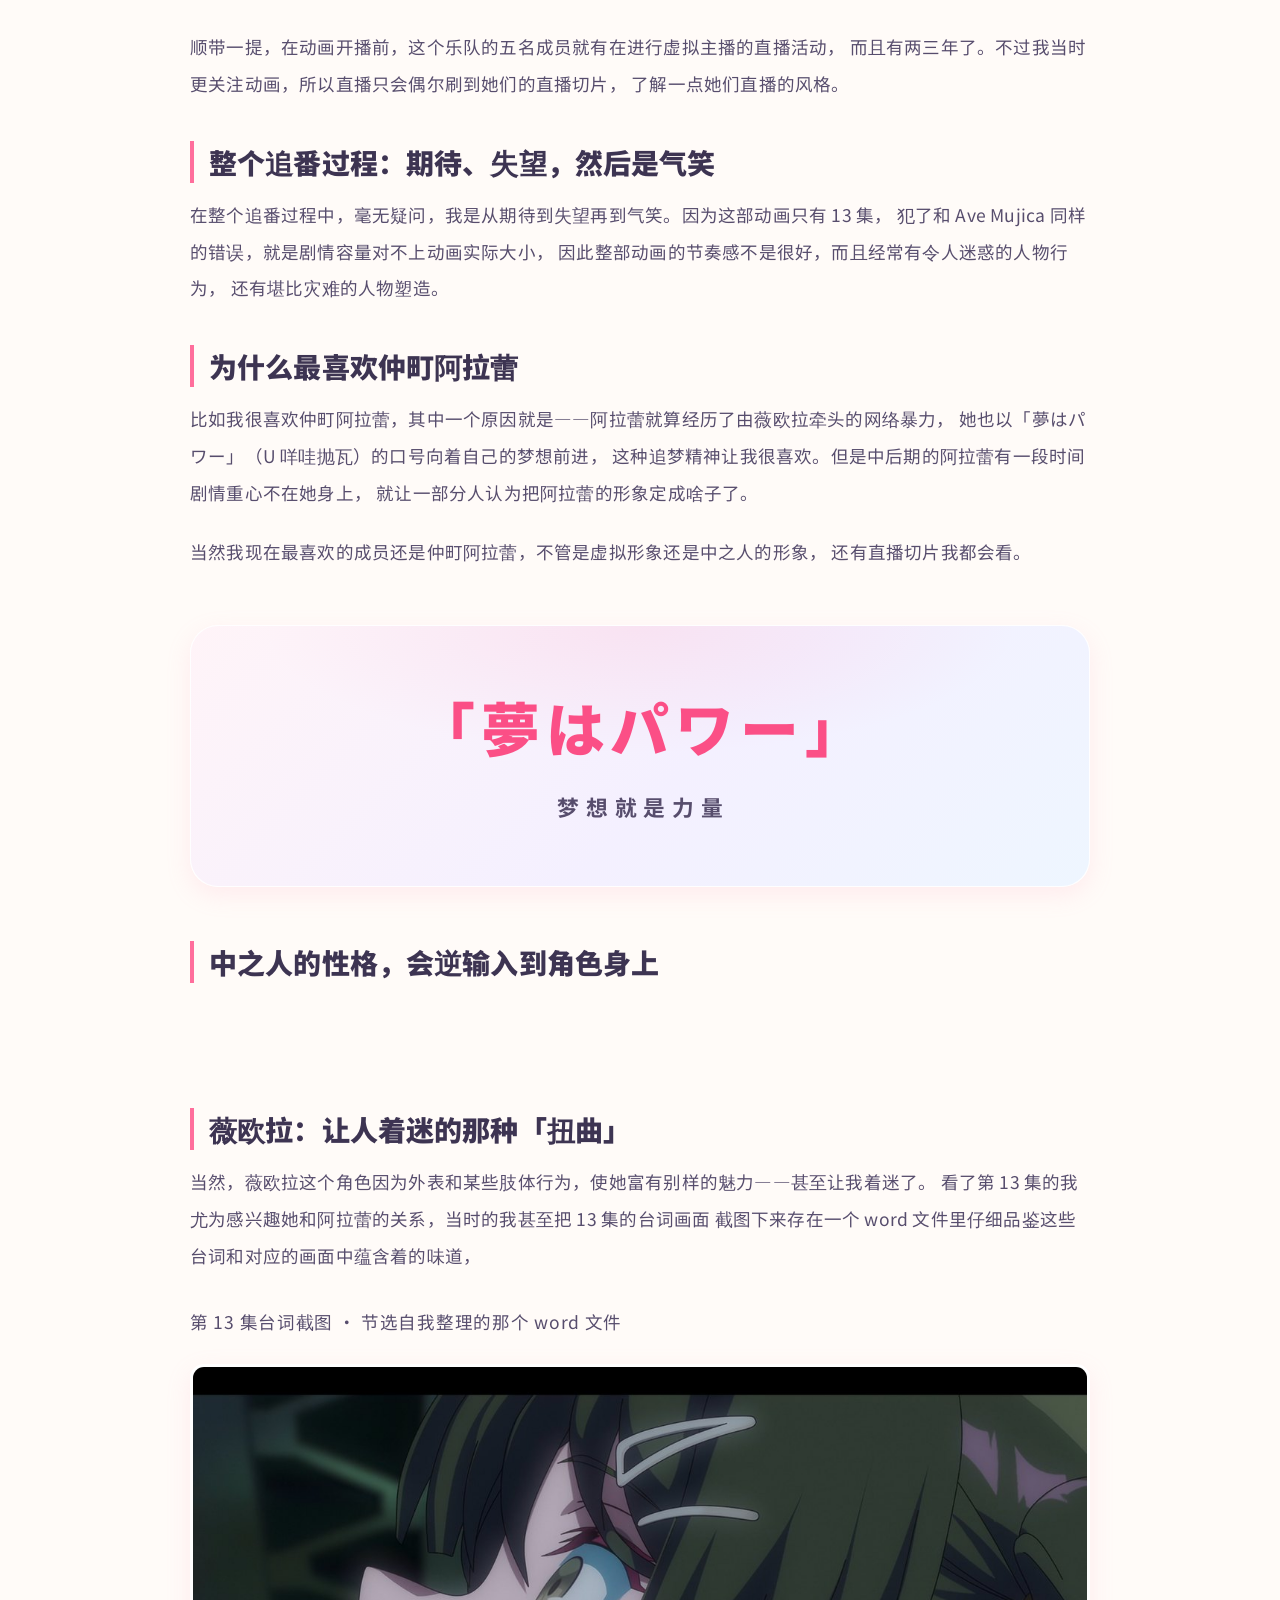
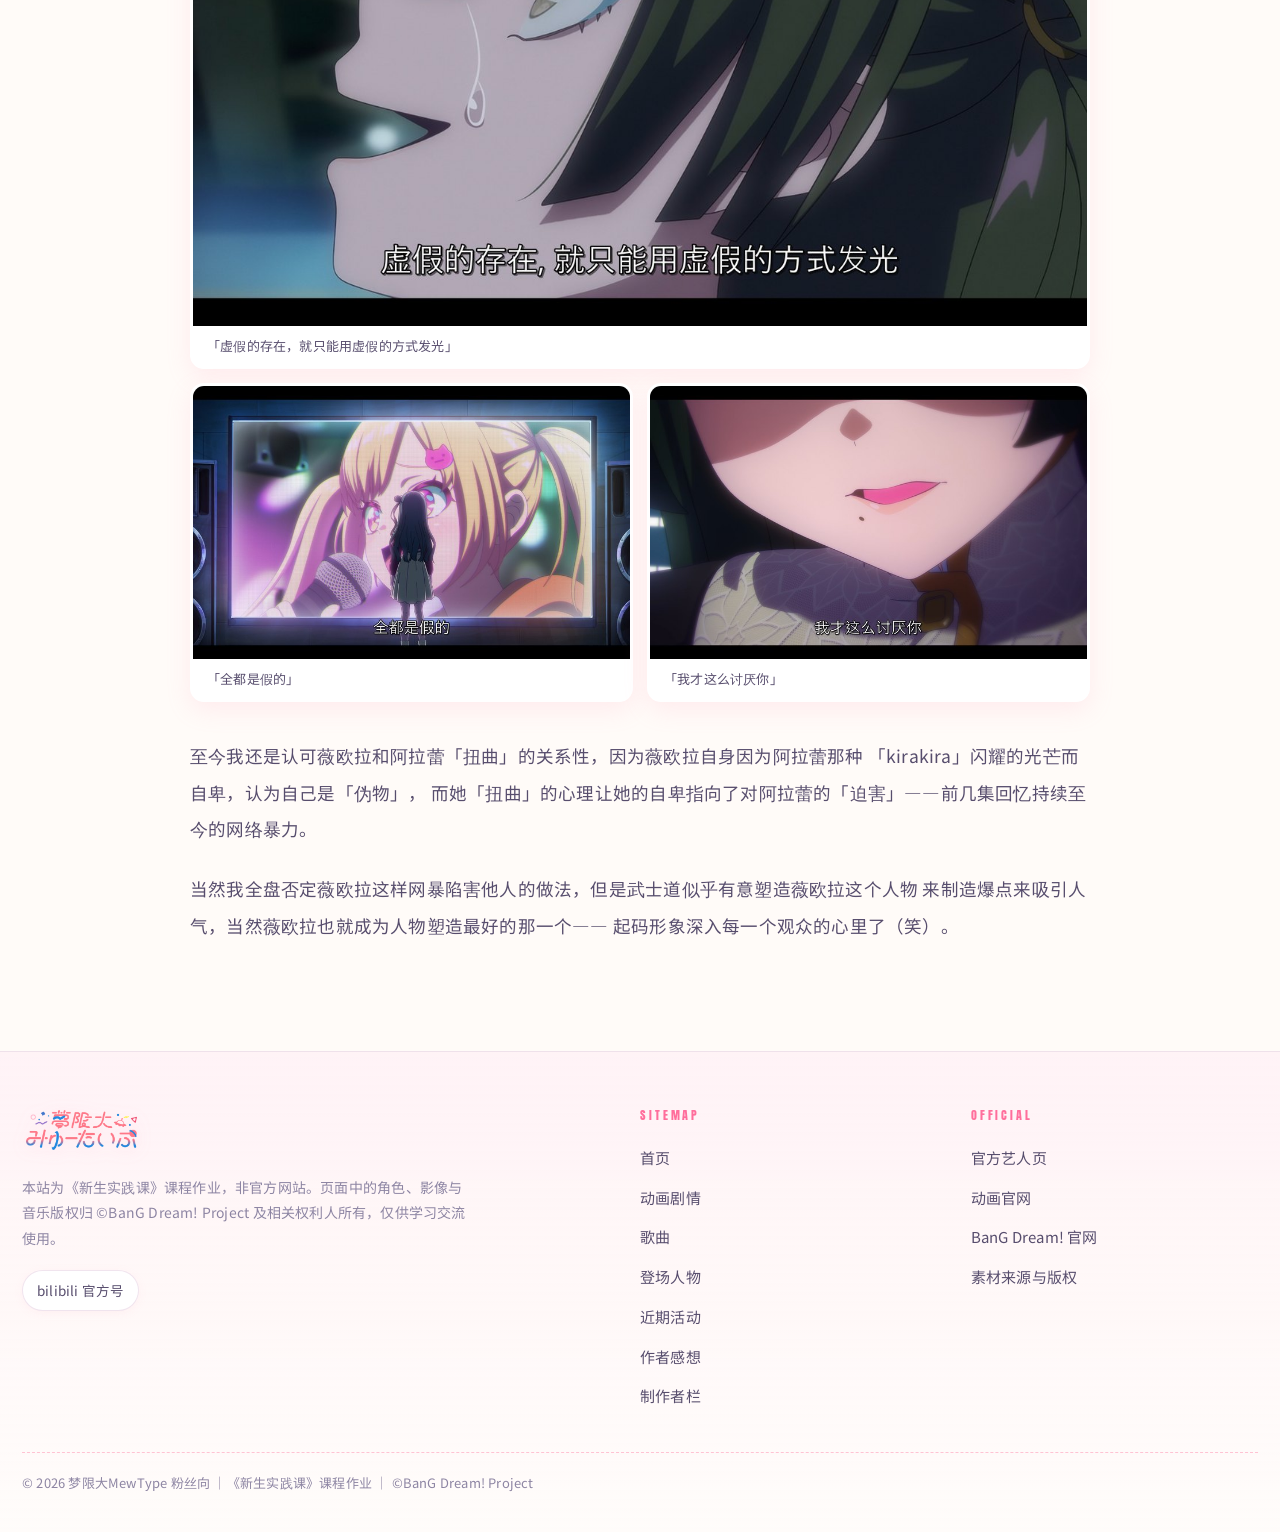
<file: review.html>
<!DOCTYPE html>
<html lang="zh-CN">
  <head>
    <meta charset="UTF-8" />
    <meta name="viewport" content="width=device-width, initial-scale=1.0" />
    <title>作者感想 ｜ 梦限大MewType 粉丝向站</title>
    <meta name="description" content="一个追番者关于《BanG Dream! ゆめ∞みた》的长文感想：从开播前的期待，到中段的失望，再到对仲町阿拉蕾与薇欧拉的着迷。" />
    <link rel="icon" href="assets/img/brand/favicon.png" type="image/png" sizes="64x64" />
    <link rel="apple-touch-icon" href="assets/img/brand/apple-touch-icon.png" />
    <link rel="stylesheet" href="assets/css/style.css" />
  </head>
  <body>
    <a class="skip-link" href="#main">跳到主要内容</a>
<header class="site-header" id="siteHeader">
      <div class="site-header__inner">
        <a class="brand" href="https://bang-dream.com/artist/yumemita/" target="_blank"
           rel="noopener noreferrer" data-tip="跳转梦限大官方网站"
           title="跳转梦限大官方网站" aria-label="跳转梦限大官方网站（新窗口打开）">
          <img class="brand__logo" src="assets/img/brand/logo-mewtype.png"
               alt="夢限大みゅーたいぷ 官方 LOGO" width="760" height="274" />
        </a>
        <nav class="nav" id="siteNav" aria-label="主导航">
          <a class="nav__link" href="index.html">首页<span>HOME</span></a>
          <a class="nav__link is-active" href="review.html" aria-current="page">感想<span>REVIEW</span></a>
          <a class="nav__link" href="story.html">剧情<span>STORY</span></a>
          <a class="nav__link" href="songs.html">歌曲<span>SONG</span></a>
          <a class="nav__link" href="characters.html">人物<span>MEMBER</span></a>
          <a class="nav__link" href="live.html">活动<span>LIVE</span></a>
          <a class="nav__link" href="credits.html">制作者<span>CREDIT</span></a>
        </nav>
        <button class="nav-toggle" id="navToggle" aria-expanded="false" aria-controls="siteNav" aria-label="打开导航菜单">
          <span aria-hidden="true"></span>
        </button>
      </div>
    </header>

    <main id="main">
      <section class="page-hero">
        <div class="page-hero__bg" aria-hidden="true">
          <img src="assets/img/hero/kv-02.jpg" alt="" width="1200" height="1750" />
        </div>
        <div class="wrap">
          <nav class="breadcrumb" aria-label="面包屑导航">
            <a href="index.html">首页</a><span>/</span>作者感想
          </nav>
          <span class="en">REVIEW</span>
          <h1>追完十三集之后，我想说的</h1>
          <p class="lead">
            这是一篇很主观的观后感：喜欢的地方、失望的地方、还有让我着迷到去逐帧截图的地方。
            它不是评测，只是一个观众在片尾曲结束后，还想继续聊一会儿的心情。
          </p>
        </div>
      </section>

      <section class="section">
        <div class="wrap">
          <figure class="essay__hero" data-reveal>
            <img src="assets/img/review/review-hero.jpg"
                 alt="动画中的薇欧拉：躺在昏暗处，眼神低垂的侧脸特写"
                 width="1545" height="838" />
            <figcaption>作者追番时的样子</figcaption>
          </figure>

          <article class="essay">
            <div class="essay__meta" data-reveal>
              <span>阅读约 6 分钟</span>
              <span>主题：追番记录 · 角色感想</span>
              <span>立场：个人观感</span>
            </div>

            <p class="essay__note" data-reveal>
              以下内容仅代表作者个人想法，全部为个人观感。
            </p>

            <h2 data-reveal>开播之前，我是真的在期待</h2>
            <p class="lead" data-reveal>
              梦限大这部动画是今年 7 月份开始播出的，是在 bilibili 官方号上以直播的形式放送，
              之后也会在官号上留下动画，时限为七天。我从高考前知道这个消息的时候，
              就开始对这部动画狠狠地期待了——因为属于同一企划的 MyGO 和 Ave Mujica
              这两部动画热度都很高，不过前者剧情质量优秀，后者剧情令人迷惑，
              不过它们都有一个共同点，那就是人设做得都挺不错的。因此我很期待这部动画的播出，
              想看看剧情会是什么样，人物塑造和关系性会是如何。
            </p>
            <p data-reveal>
              顺带一提，在动画开播前，这个乐队的五名成员就有在进行虚拟主播的直播活动，
              而且有两三年了。不过我当时更关注动画，所以直播只会偶尔刷到她们的直播切片，
              了解一点她们直播的风格。
            </p>

            <h2 data-reveal>整个追番过程：期待、失望，然后是气笑</h2>
            <p data-reveal>
              在整个追番过程中，毫无疑问，我是从期待到失望再到气笑。因为这部动画只有 13 集，
              犯了和 Ave Mujica 同样的错误，就是剧情容量对不上动画实际大小，
              因此整部动画的节奏感不是很好，而且经常有令人迷惑的人物行为，
              还有堪比灾难的人物塑造。
            </p>

            <h2 data-reveal>为什么最喜欢仲町阿拉蕾</h2>
            <p data-reveal>
              比如我很喜欢仲町阿拉蕾，其中一个原因就是——阿拉蕾就算经历了由薇欧拉牵头的网络暴力，
              她也以「夢はパワー」（U 咩哇抛瓦）的口号向着自己的梦想前进，
              这种追梦精神让我很喜欢。但是中后期的阿拉蕾有一段时间剧情重心不在她身上，
              就让一部分人认为把阿拉蕾的形象定成啥子了。
            </p>
            <p data-reveal>
              当然我现在最喜欢的成员还是仲町阿拉蕾，不管是虚拟形象还是中之人的形象，
              还有直播切片我都会看。
            </p>

            <blockquote class="essay__quote" data-reveal>
              <p class="essay__quote-jp">「夢はパワー」</p>
              <p class="essay__quote-cn">梦想就是力量</p>
            </blockquote>

            <h2 data-reveal>中之人的性格，会逆输入到角色身上</h2>
            <p data-reveal>
              这个企划最有魅力的一点就是，中之人的性格会逆输入到动画角色上去，
              因此我们能在五个人的直播中捉到动画的人设。当然她们也会分享
              有什么亲身经历被编入动画剧情的（比如薇欧拉这个人物）。
            </p>

            <h2 data-reveal>薇欧拉：让人着迷的那种「扭曲」</h2>
            <p data-reveal>
              当然，薇欧拉这个角色因为外表和某些肢体行为，使她富有别样的魅力——甚至让我着迷了。
              看了第 13 集的我尤为感兴趣她和阿拉蕾的关系，当时的我甚至把 13 集的台词画面
              截图下来存在一个 word 文件里仔细品鉴这些台词和对应的画面中蕴含着的味道，
            </p>

            <div class="essay-gallery" data-reveal>
              <p class="essay-gallery__cap">第 13 集台词截图 · 节选自我整理的那个 word 文件</p>
              <div class="shots">
                <figure class="shot shot--wide">
                  <img src="assets/img/review/viola-01.jpg"
                       alt="薇欧拉在昏暗处侧脸流泪，字幕为「虚假的存在，就只能用虚假的方式发光」"
                       width="1200" height="750" loading="lazy" />
                  <figcaption>「虚假的存在，就只能用虚假的方式发光」</figcaption>
                </figure>
                <figure class="shot">
                  <img src="assets/img/review/viola-02.jpg"
                       alt="舞台画面上叠着薇欧拉的剪影，字幕为「全都是假的」"
                       width="760" height="475" loading="lazy" />
                  <figcaption>「全都是假的」</figcaption>
                </figure>
                <figure class="shot">
                  <img src="assets/img/review/viola-03.jpg"
                       alt="薇欧拉表情阴沉的特写，字幕为「我才这么讨厌你」"
                       width="760" height="475" loading="lazy" />
                  <figcaption>「我才这么讨厌你」</figcaption>
                </figure>
              </div>
            </div>
            <p data-reveal>
              至今我还是认可薇欧拉和阿拉蕾「扭曲」的关系性，因为薇欧拉自身因为阿拉蕾那种
             「kirakira」闪耀的光芒而自卑，认为自己是「伪物」，
              而她「扭曲」的心理让她的自卑指向了对阿拉蕾的「迫害」——前几集回忆持续至今的网络暴力。
            </p>
            <p data-reveal>
              当然我全盘否定薇欧拉这样网暴陷害他人的做法，但是武士道似乎有意塑造薇欧拉这个人物
              来制造爆点来吸引人气，当然薇欧拉也就成为人物塑造最好的那一个——
              起码形象深入每一个观众的心里了（笑）。
            </p>
          </article>
        </div>
      </section>

          </main>

    <footer class="site-footer">
      <div class="wrap">
        <div class="footer-grid">
          <div class="footer-brand">
            <a class="brand" href="index.html" aria-label="返回首页">
              <img class="brand__logo" src="assets/img/brand/logo-mewtype.png"
                   alt="夢限大みゅーたいぷ 官方 LOGO" width="760" height="274" loading="lazy" />
            </a>
            <p>
              本站为《新生实践课》课程作业，非官方网站。页面中的角色、影像与音乐版权归
              ©BanG Dream! Project 及相关权利人所有，仅供学习交流使用。
            </p>
            <div class="sns">
              <a href="https://space.bilibili.com/3546592848120041" target="_blank" rel="noopener noreferrer">bilibili 官方号</a>
            </div>
          </div>
          <div class="footer-col">
            <h4>SITEMAP</h4>
            <a href="index.html">首页</a>
            <a href="story.html">动画剧情</a>
            <a href="songs.html">歌曲</a>
            <a href="characters.html">登场人物</a>
            <a href="live.html">近期活动</a>
            <a href="review.html">作者感想</a>
            <a href="credits.html">制作者栏</a>
          </div>
          <div class="footer-col">
            <h4>OFFICIAL</h4>
            <a href="https://bang-dream.com/artist/yumemita/" target="_blank" rel="noopener noreferrer">官方艺人页</a>
            <a href="https://anime.bang-dream.com/yumemita/" target="_blank" rel="noopener noreferrer">动画官网</a>
            <a href="https://bang-dream.com/" target="_blank" rel="noopener noreferrer">BanG Dream! 官网</a>
            <a href="credits.html#sources">素材来源与版权</a>
          </div>
        </div>
        <div class="footer-bottom">
          <p>© 2026 梦限大MewType 粉丝向 ｜《新生实践课》课程作业 ｜ ©BanG Dream! Project</p>
        </div>
      </div>
    </footer>

    <button class="to-top" id="toTop" aria-label="返回顶部">↑</button>
    <script src="assets/js/main.js"></script>
  </body>
</html>
</file>
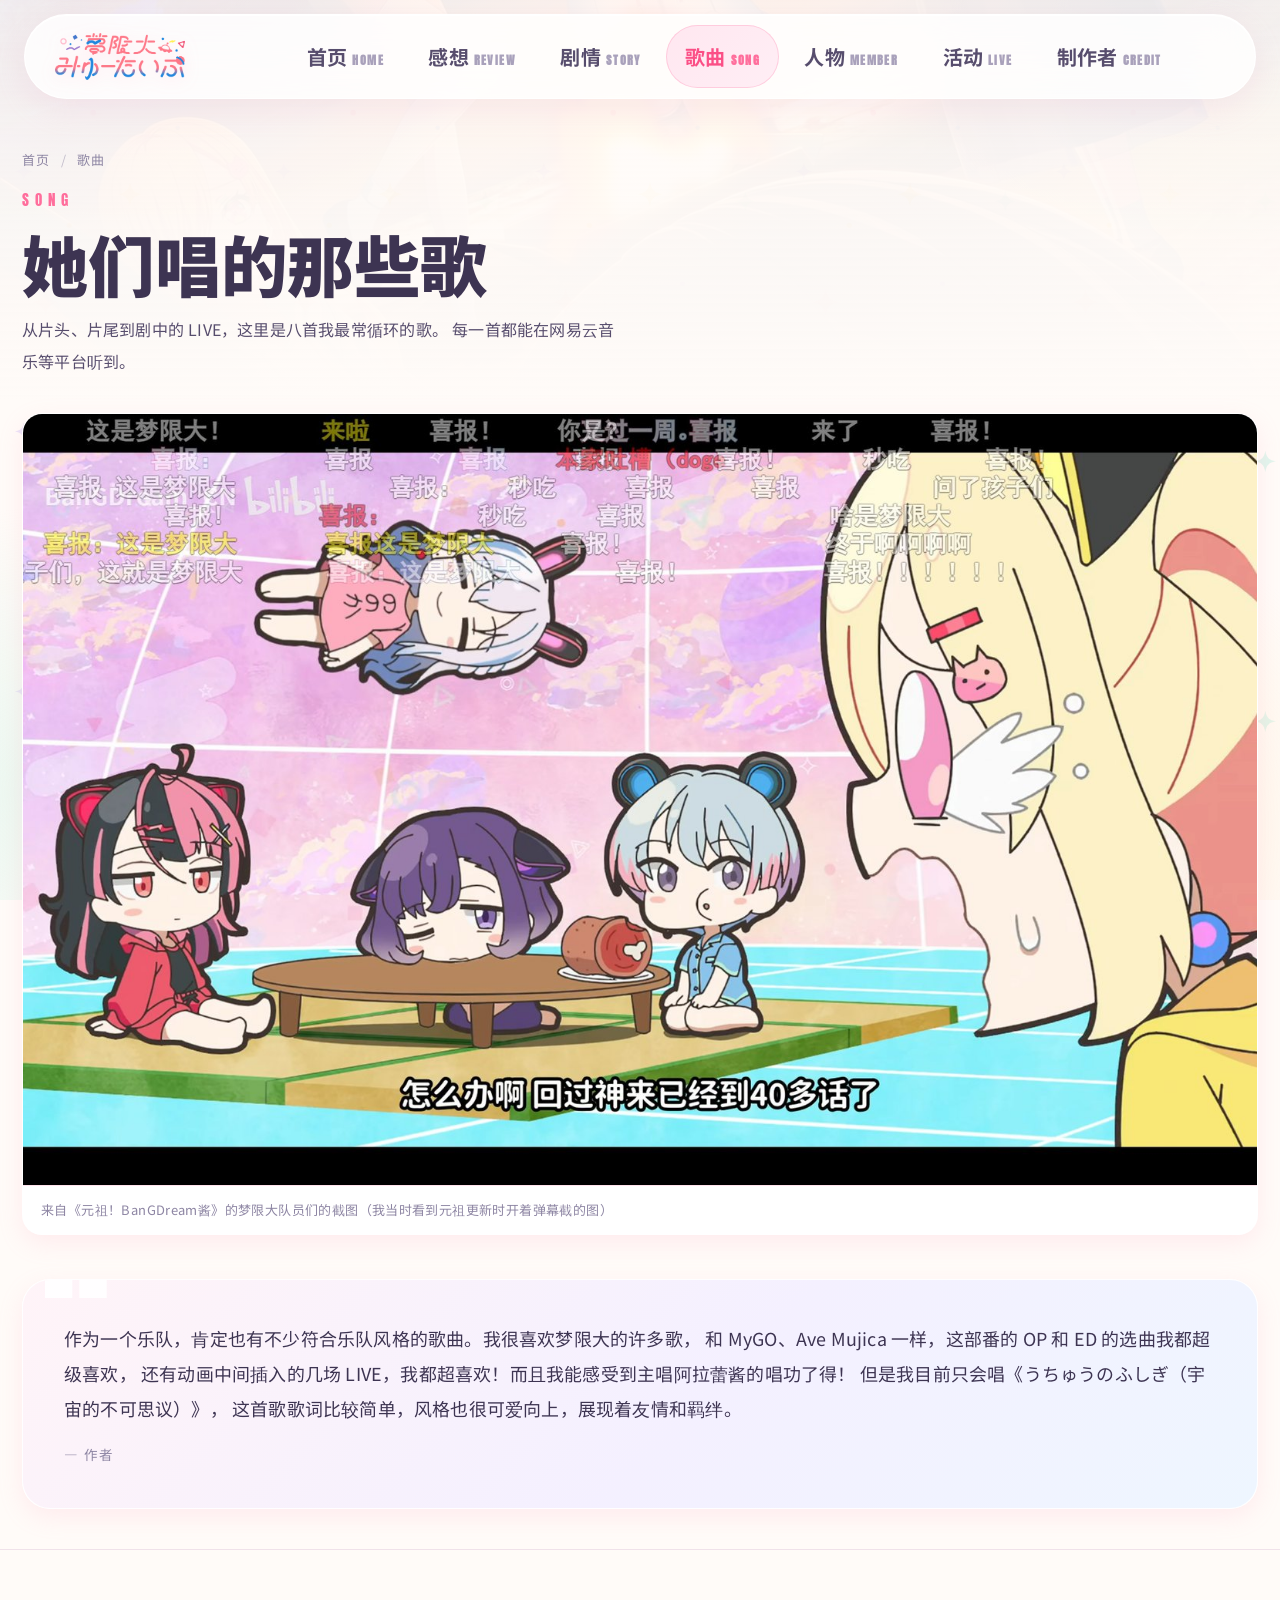
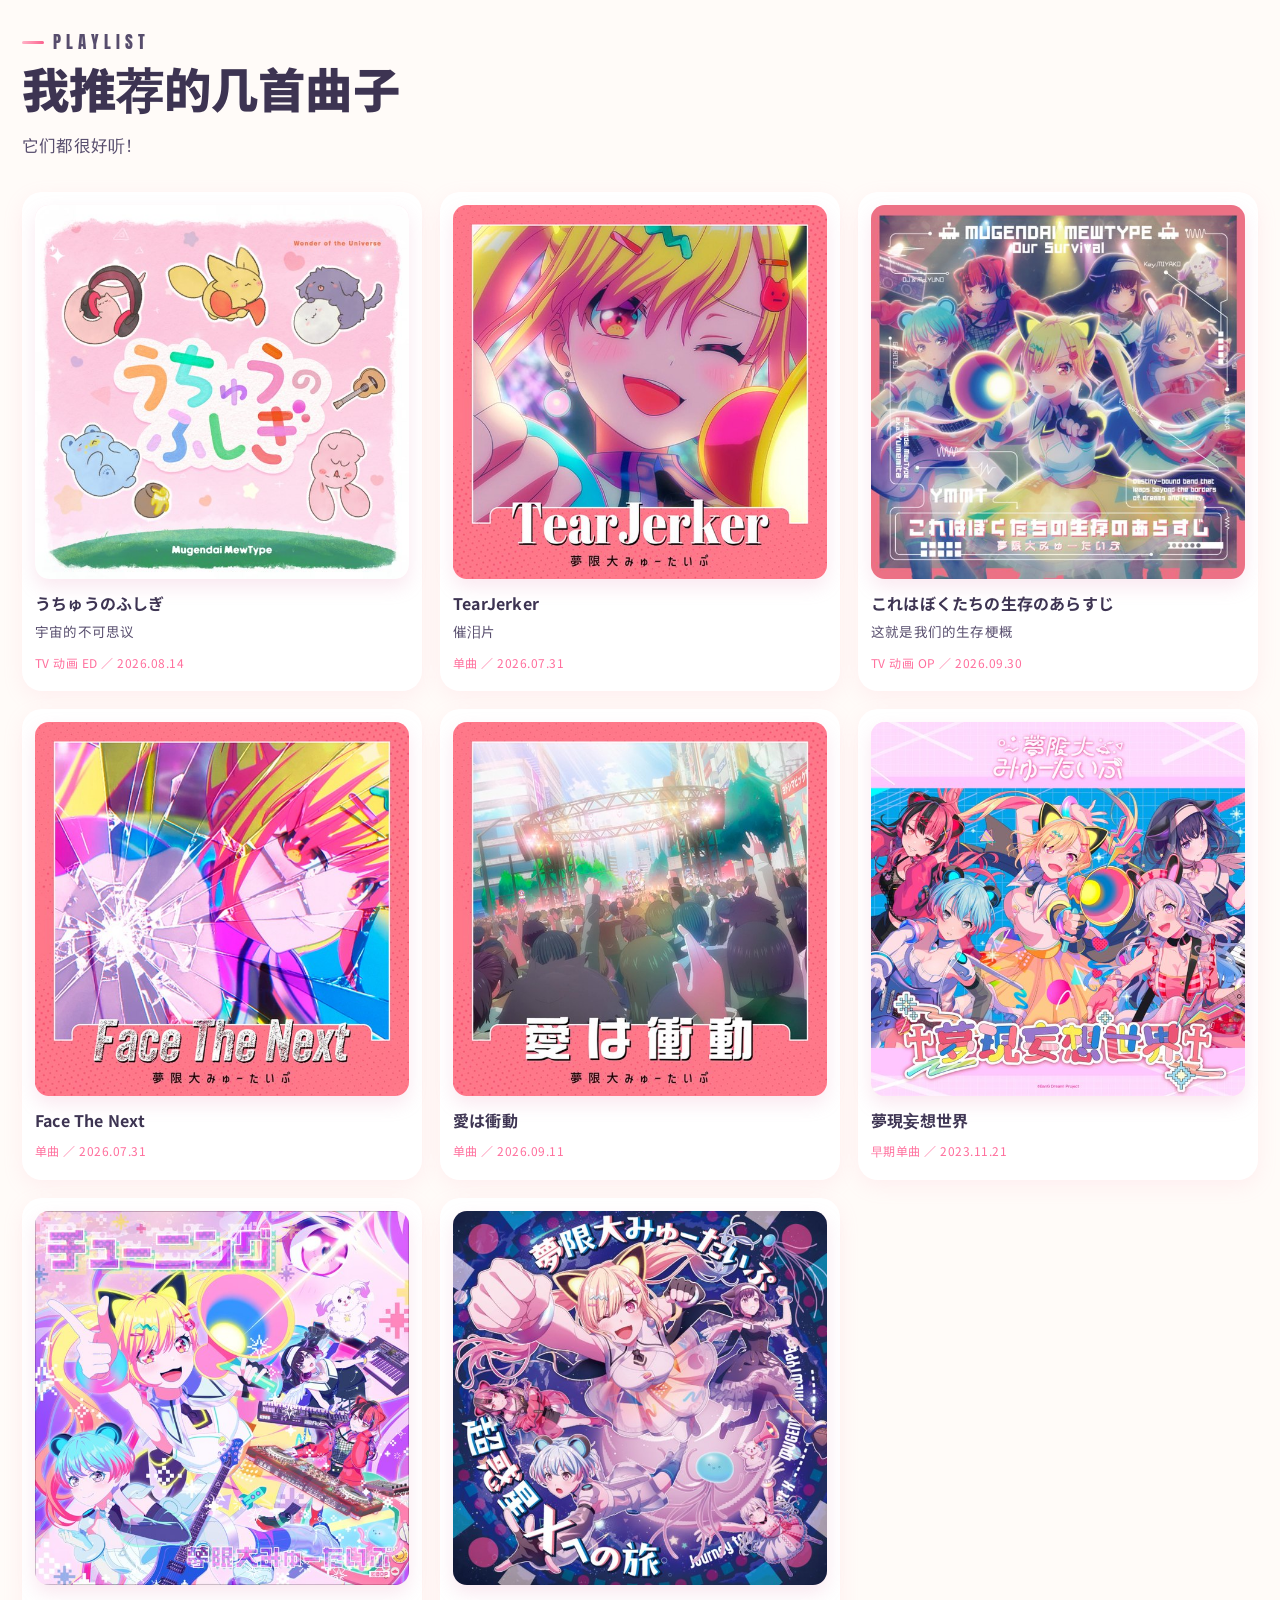
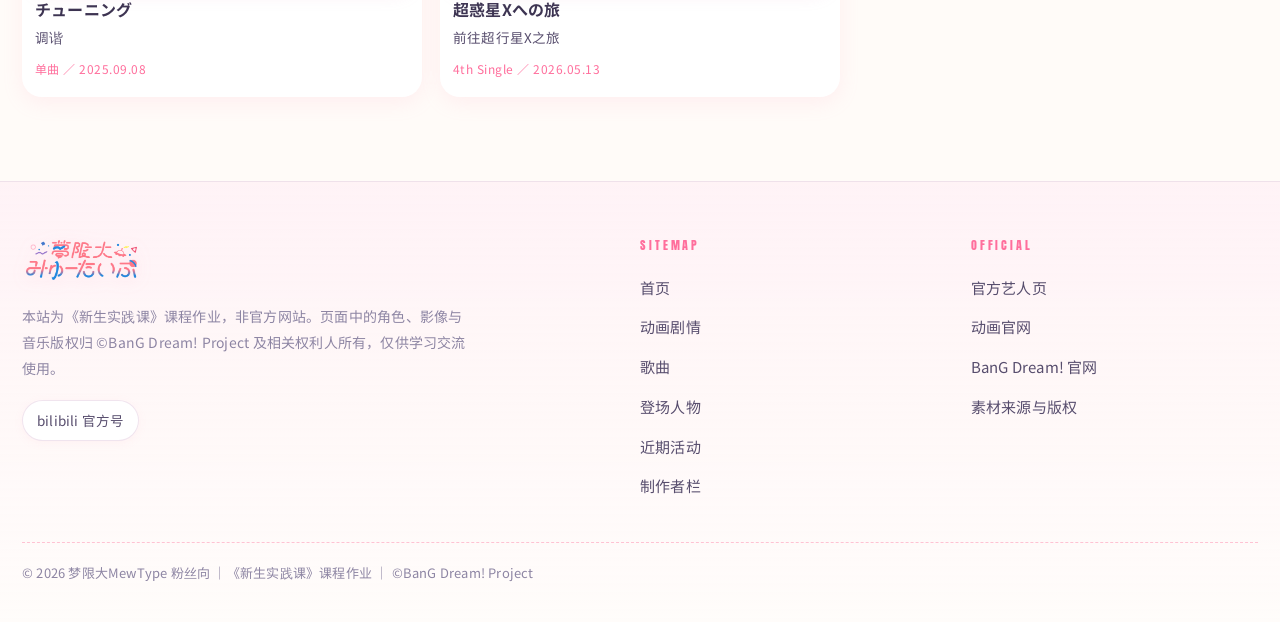
<file: songs.html>
<!DOCTYPE html>
<html lang="zh-CN">
  <head>
    <meta charset="UTF-8" />
    <meta name="viewport" content="width=device-width, initial-scale=1.0" />
    <title>歌曲 ｜ 梦限大MewType 粉丝向站</title>
    <meta name="description" content="梦限大MewType 歌曲推荐：うちゅうのふしぎ、TearJerker、これはぼくたちの生存のあらすじ、超惑星Xへの旅等 8 首单曲封面与介绍。" />
    <link rel="icon" href="assets/img/brand/favicon.png" type="image/png" sizes="64x64" />
    <link rel="apple-touch-icon" href="assets/img/brand/apple-touch-icon.png" />
    <link rel="stylesheet" href="assets/css/style.css" />
  </head>
  <body>
    <a class="skip-link" href="#main">跳到主要内容</a>
<header class="site-header" id="siteHeader">
      <div class="site-header__inner">
        <a class="brand" href="https://bang-dream.com/artist/yumemita/" target="_blank"
           rel="noopener noreferrer" data-tip="跳转梦限大官方网站"
           title="跳转梦限大官方网站" aria-label="跳转梦限大官方网站（新窗口打开）">
          <img class="brand__logo" src="assets/img/brand/logo-mewtype.png"
               alt="夢限大みゅーたいぷ 官方 LOGO" width="760" height="274" />
        </a>
        <nav class="nav" id="siteNav" aria-label="主导航">
          <a class="nav__link" href="index.html">首页<span>HOME</span></a>
          <a class="nav__link" href="review.html">感想<span>REVIEW</span></a>
          <a class="nav__link" href="story.html">剧情<span>STORY</span></a>
          <a class="nav__link is-active" href="songs.html" aria-current="page">歌曲<span>SONG</span></a>
          <a class="nav__link" href="characters.html">人物<span>MEMBER</span></a>
          <a class="nav__link" href="live.html">活动<span>LIVE</span></a>
          <a class="nav__link" href="credits.html">制作者<span>CREDIT</span></a>
        </nav>
        <button class="nav-toggle" id="navToggle" aria-expanded="false" aria-controls="siteNav" aria-label="打开导航菜单">
          <span aria-hidden="true"></span>
        </button>
      </div>
    </header>

    <main id="main">
      <section class="page-hero">
        <div class="page-hero__bg" aria-hidden="true">
          <img src="assets/img/hero/kv-03.jpg" alt="" width="1200" height="1750" />
        </div>
        <div class="wrap">
          <nav class="breadcrumb" aria-label="面包屑导航">
            <a href="index.html">首页</a><span>/</span>歌曲
          </nav>
          <span class="en">SONG</span>
          <h1>她们唱的那些歌</h1>
          <p class="lead">
            从片头、片尾到剧中的 LIVE，这里是八首我最常循环的歌。
            每一首都能在网易云音乐等平台听到。
          </p>
        </div>
      </section>

      <section class="section section--tight">
        <div class="wrap">
          <figure class="figure" data-reveal>
            <img src="assets/img/songs/bangdream-chan.jpg"
                 alt="《元祖！BanGDream酱》里梦限大队员们的 Q 版截图，画面上飘着 bilibili 弹幕"
                 width="1600" height="1000" />
            <figcaption>来自《元祖！BanGDream酱》的梦限大队员们的截图（我当时看到元祖更新时开着弹幕截的图）</figcaption>
          </figure>

          <div class="quote-block mt-l" data-reveal>
            <p>
              作为一个乐队，肯定也有不少符合乐队风格的歌曲。我很喜欢梦限大的许多歌，
              和 MyGO、Ave Mujica 一样，这部番的 OP 和 ED 的选曲我都超级喜欢，
              还有动画中间插入的几场 LIVE，我都超喜欢！而且我能感受到主唱阿拉蕾酱的唱功了得！
              但是我目前只会唱《うちゅうのふしぎ（宇宙的不可思议）》，
              这首歌歌词比较简单，风格也很可爱向上，展现着友情和羁绊。
            </p>
            <cite>— 作者</cite>
          </div>
        </div>
      </section>

      <section class="section" style="border-top: 1px solid var(--line)">
        <div class="wrap">
          <div class="sec-head">
            <div class="sec-head__main" data-reveal>
              <p class="kicker">Playlist</p>
              <h2>我推荐的几首曲子</h2>
              <p>它们都很好听！</p>
            </div>
            <a class="btn btn--ghost btn--sm" href="https://music.163.com/#/artist?id=59206325"
               target="_blank" rel="noopener noreferrer" data-reveal>网易云音乐 · 梦限大歌手页</a>
          </div>

          <div class="song-grid" data-reveal-group>
            <a class="song" href="https://music.163.com/#/song?id=3416656008" target="_blank" rel="noopener noreferrer"
               aria-label="在网易云音乐收听《うちゅうのふしぎ》" title="在网易云音乐收听《うちゅうのふしぎ》" data-reveal>
              <div class="song__cover">
                <img src="assets/img/songs/s01.jpg" alt="「うちゅうのふしぎ」单曲封面"
                     width="620" height="620" loading="lazy" />
              </div>
              <div class="song__body">
                <p class="song__title">うちゅうのふしぎ</p>
              <p class="song__cn">宇宙的不可思议</p>
                <p class="song__meta">TV 动画 ED ／ 2026.08.14</p>
              </div>
            </a>
            <a class="song" href="https://music.163.com/#/song?id=3404806821" target="_blank" rel="noopener noreferrer"
               aria-label="在网易云音乐收听《TearJerker》" title="在网易云音乐收听《TearJerker》" data-reveal>
              <div class="song__cover">
                <img src="assets/img/songs/s02.jpg" alt="「TearJerker」单曲封面"
                     width="620" height="620" loading="lazy" />
              </div>
              <div class="song__body">
                <p class="song__title">TearJerker</p>
              <p class="song__cn">催泪片</p>
                <p class="song__meta">单曲 ／ 2026.07.31</p>
              </div>
            </a>
            <a class="song" href="https://music.163.com/#/song?id=3435029835" target="_blank" rel="noopener noreferrer"
               aria-label="在网易云音乐收听《これはぼくたちの生存のあらすじ》" title="在网易云音乐收听《これはぼくたちの生存のあらすじ》" data-reveal>
              <div class="song__cover">
                <img src="assets/img/songs/s03.jpg" alt="「これはぼくたちの生存のあらすじ」单曲封面"
                     width="620" height="620" loading="lazy" />
              </div>
              <div class="song__body">
                <p class="song__title">これはぼくたちの生存のあらすじ</p>
              <p class="song__cn">这就是我们的生存梗概</p>
                <p class="song__meta">TV 动画 OP ／ 2026.09.30</p>
              </div>
            </a>
            <a class="song" href="https://music.163.com/#/song?id=3404805224" target="_blank" rel="noopener noreferrer"
               aria-label="在网易云音乐收听《Face The Next》" title="在网易云音乐收听《Face The Next》" data-reveal>
              <div class="song__cover">
                <img src="assets/img/songs/s04.jpg" alt="「Face The Next」单曲封面"
                     width="620" height="620" loading="lazy" />
              </div>
              <div class="song__body">
                <p class="song__title">Face The Next</p>
                <p class="song__meta">单曲 ／ 2026.07.31</p>
              </div>
            </a>
            <a class="song" href="https://music.163.com/#/song?id=3423330940" target="_blank" rel="noopener noreferrer"
               aria-label="在网易云音乐收听《愛は衝動》" title="在网易云音乐收听《愛は衝動》" data-reveal>
              <div class="song__cover">
                <img src="assets/img/songs/s05.jpg" alt="「愛は衝動」单曲封面"
                     width="620" height="620" loading="lazy" />
              </div>
              <div class="song__body">
                <p class="song__title">愛は衝動</p>
                <p class="song__meta">单曲 ／ 2026.09.11</p>
              </div>
            </a>
            <a class="song" href="https://music.163.com/#/song?id=2104657120" target="_blank" rel="noopener noreferrer"
               aria-label="在网易云音乐收听《夢現妄想世界》" title="在网易云音乐收听《夢現妄想世界》" data-reveal>
              <div class="song__cover">
                <img src="assets/img/songs/s06.jpg" alt="「夢現妄想世界」单曲封面"
                     width="620" height="620" loading="lazy" />
              </div>
              <div class="song__body">
                <p class="song__title">夢現妄想世界</p>
                <p class="song__meta">早期单曲 ／ 2023.11.21</p>
              </div>
            </a>
            <a class="song" href="https://music.163.com/#/song?id=2736356882" target="_blank" rel="noopener noreferrer"
               aria-label="在网易云音乐收听《チューニング》" title="在网易云音乐收听《チューニング》" data-reveal>
              <div class="song__cover">
                <img src="assets/img/songs/s07.jpg" alt="「チューニング」单曲封面"
                     width="620" height="620" loading="lazy" />
              </div>
              <div class="song__body">
                <p class="song__title">チューニング</p>
              <p class="song__cn">调谐</p>
                <p class="song__meta">单曲 ／ 2025.09.08</p>
              </div>
            </a>
            <a class="song" href="https://music.163.com/#/song?id=3370511217" target="_blank" rel="noopener noreferrer"
               aria-label="在网易云音乐收听《超惑星Xへの旅》" title="在网易云音乐收听《超惑星Xへの旅》" data-reveal>
              <div class="song__cover">
                <img src="assets/img/songs/s08.jpg" alt="「超惑星Xへの旅」单曲封面"
                     width="620" height="620" loading="lazy" />
              </div>
              <div class="song__body">
                <p class="song__title">超惑星Xへの旅</p>
              <p class="song__cn">前往超行星X之旅</p>
                <p class="song__meta">4th Single ／ 2026.05.13</p>
              </div>
            </a>
          </div>
        </div>
      </section>

          </main>

    <footer class="site-footer">
      <div class="wrap">
        <div class="footer-grid">
          <div class="footer-brand">
            <a class="brand" href="index.html" aria-label="返回首页">
              <img class="brand__logo" src="assets/img/brand/logo-mewtype.png"
                   alt="夢限大みゅーたいぷ 官方 LOGO" width="760" height="274" loading="lazy" />
            </a>
            <p>
              本站为《新生实践课》课程作业，非官方网站。页面中的角色、影像与音乐版权归
              ©BanG Dream! Project 及相关权利人所有，仅供学习交流使用。
            </p>
            <div class="sns">
              <a href="https://space.bilibili.com/3546592848120041" target="_blank" rel="noopener noreferrer">bilibili 官方号</a>
            </div>
          </div>
          <div class="footer-col">
            <h4>SITEMAP</h4>
            <a href="index.html">首页</a>
            <a href="story.html">动画剧情</a>
            <a href="songs.html">歌曲</a>
            <a href="characters.html">登场人物</a>
            <a href="live.html">近期活动</a>
            <a href="credits.html">制作者栏</a>
          </div>
          <div class="footer-col">
            <h4>OFFICIAL</h4>
            <a href="https://bang-dream.com/artist/yumemita/" target="_blank" rel="noopener noreferrer">官方艺人页</a>
            <a href="https://anime.bang-dream.com/yumemita/" target="_blank" rel="noopener noreferrer">动画官网</a>
            <a href="https://bang-dream.com/" target="_blank" rel="noopener noreferrer">BanG Dream! 官网</a>
            <a href="credits.html#sources">素材来源与版权</a>
          </div>
        </div>
        <div class="footer-bottom">
          <p>© 2026 梦限大MewType 粉丝向 ｜《新生实践课》课程作业 ｜ ©BanG Dream! Project</p>
        </div>
      </div>
    </footer>

    <button class="to-top" id="toTop" aria-label="返回顶部">↑</button>
    <script src="assets/js/main.js"></script>
  </body>
</html>
</file>
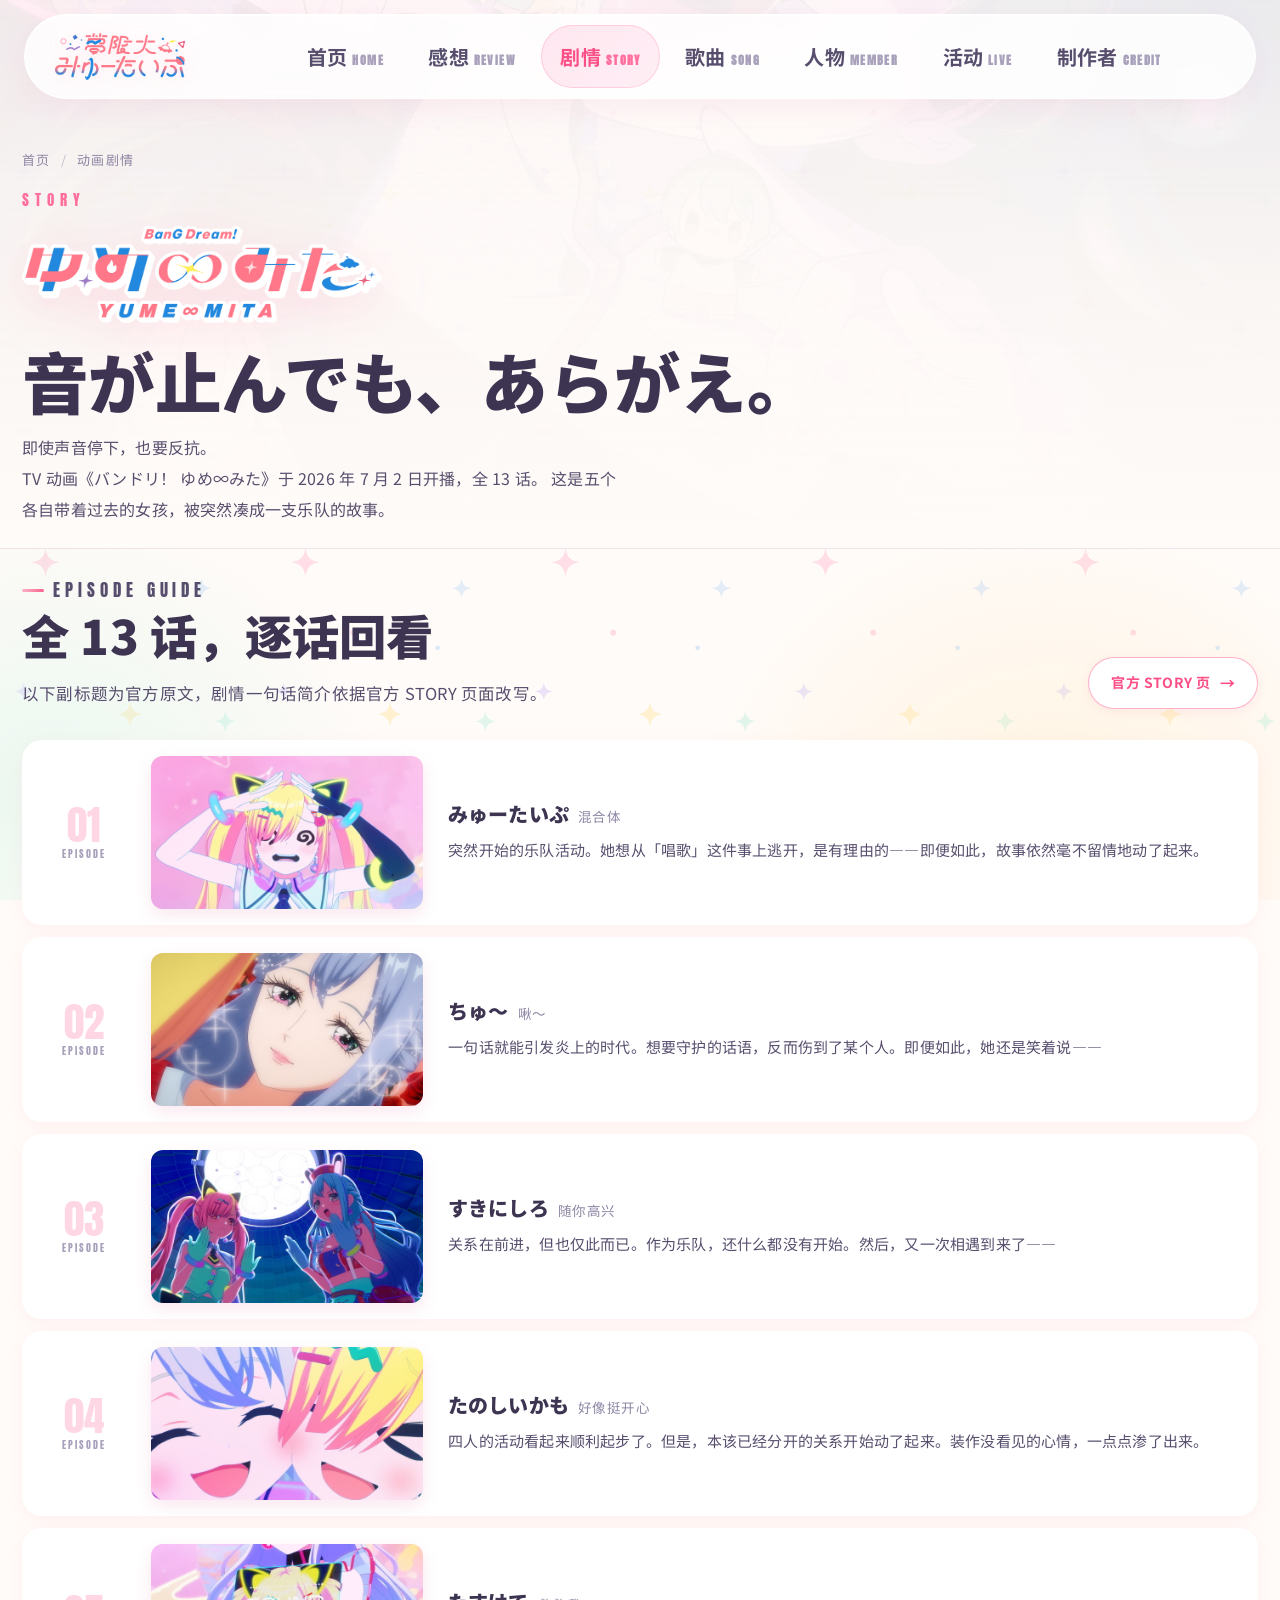
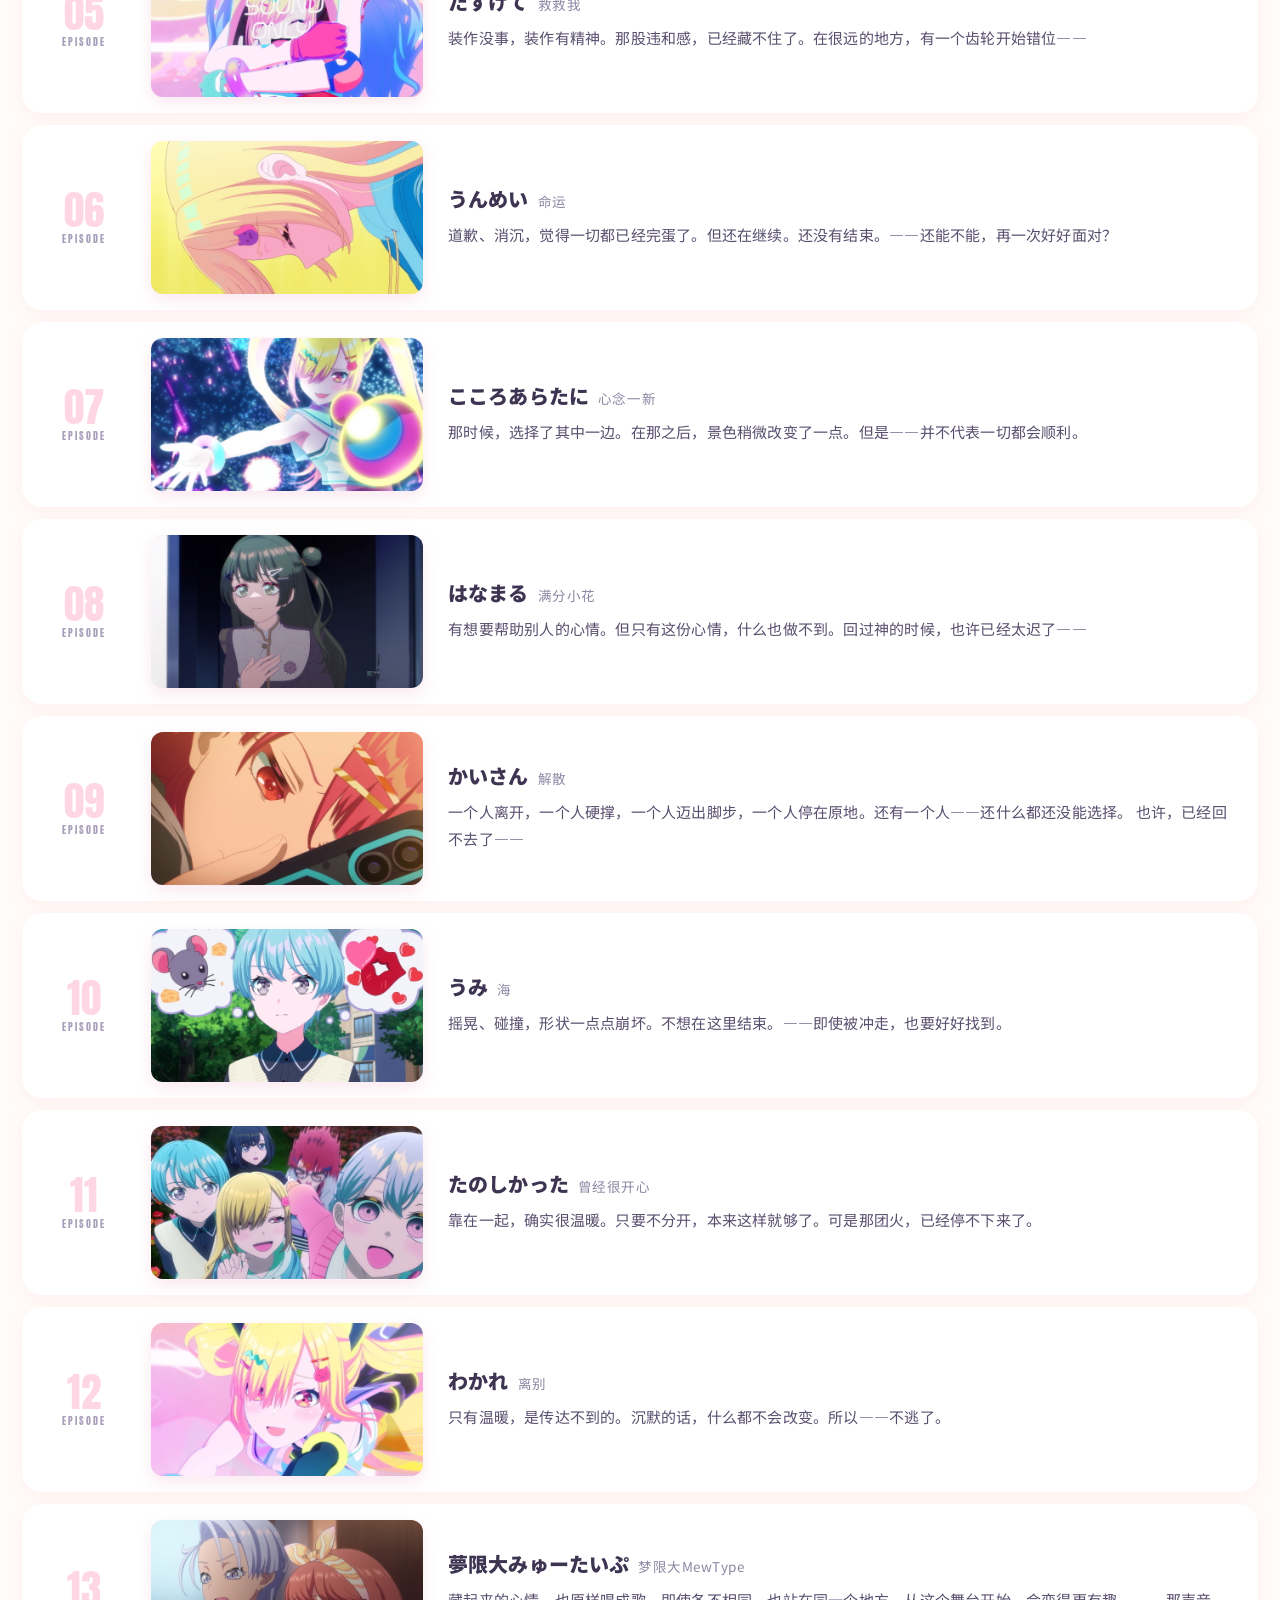
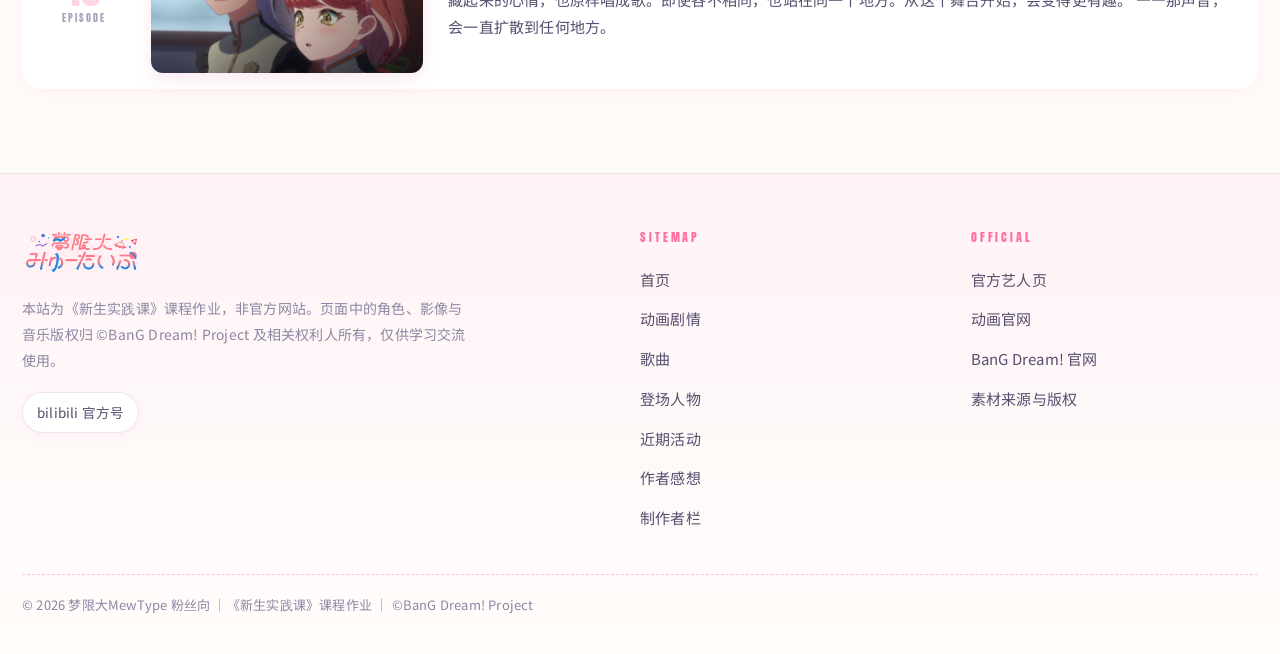
<file: story.html>
<!DOCTYPE html>
<html lang="zh-CN">
  <head>
    <meta charset="UTF-8" />
    <meta name="viewport" content="width=device-width, initial-scale=1.0" />
    <title>动画剧情 ｜ 梦限大MewType 粉丝向站</title>
    <meta
      name="description"
      content="TV 动画《BanG Dream! ゆめ∞みた》剧情介绍：世界观、全 13 话逐话梳理与主题曲情报。"
    />
    <link rel="icon" href="assets/img/brand/favicon.png" type="image/png" sizes="64x64" />
    <link rel="apple-touch-icon" href="assets/img/brand/apple-touch-icon.png" />
    <link rel="stylesheet" href="assets/css/style.css" />
  </head>
  <body>
    <a class="skip-link" href="#main">跳到主要内容</a>
    <div class="scroll-progress" id="scrollProgress"></div>

    <header class="site-header" id="siteHeader">
      <div class="site-header__inner">
        <a class="brand" href="https://bang-dream.com/artist/yumemita/" target="_blank"
           rel="noopener noreferrer" data-tip="跳转梦限大官方网站"
           title="跳转梦限大官方网站" aria-label="跳转梦限大官方网站（新窗口打开）">
          <img class="brand__logo" src="assets/img/brand/logo-mewtype.png"
               alt="夢限大みゅーたいぷ 官方 LOGO" width="760" height="274" />
        </a>
        <nav class="nav" id="siteNav" aria-label="主导航">
          <a class="nav__link" href="index.html">首页<span>HOME</span></a>
                    <a class="nav__link" href="review.html">感想<span>REVIEW</span></a>
          <a class="nav__link is-active" href="story.html" aria-current="page">剧情<span>STORY</span></a>
          <a class="nav__link" href="songs.html">歌曲<span>SONG</span></a>
          <a class="nav__link" href="characters.html">人物<span>MEMBER</span></a>
          <a class="nav__link" href="live.html">活动<span>LIVE</span></a>
          <a class="nav__link" href="credits.html">制作者<span>CREDIT</span></a>
        </nav>
        <button class="nav-toggle" id="navToggle" aria-expanded="false" aria-controls="siteNav" aria-label="打开导航菜单">
          <span aria-hidden="true"></span>
        </button>
      </div>
    </header>

    <main id="main">
      <section class="page-hero">
        <div class="page-hero__bg" aria-hidden="true">
          <img src="assets/img/hero/kv-jack.jpg" alt="" width="1200" height="1750" />
        </div>
        <div class="wrap">
          <nav class="breadcrumb" aria-label="面包屑导航">
            <a href="index.html">首页</a><span>/</span>动画剧情
          </nav>
          <span class="en">STORY</span>
          <img
            class="hero-logo"
            src="assets/img/brand/logo-anime.png"
            alt="TV 动画《バンドリ！ ゆめ∞みた》官方 LOGO"
            width="900"
            height="243"
          />
          <h1>音が止んでも、あらがえ。</h1>
          <p class="lead">
            即使声音停下，也要反抗。<br />
            TV 动画《バンドリ！ ゆめ∞みた》于 2026 年 7 月 2 日开播，全 13 话。
            这是五个各自带着过去的女孩，被突然凑成一支乐队的故事。
          </p>
        </div>
      </section>

      <!-- 分话 -->
      <section class="section" id="episodes" style="border-top: 1px solid var(--line)">
        <div class="wrap">
          <div class="sec-head">
            <div class="sec-head__main" data-reveal>
              <p class="kicker">Episode guide</p>
              <h2>全 13 话，逐话回看</h2>
              <p>以下副标题为官方原文，剧情一句话简介依据官方 STORY 页面改写。</p>
            </div>
            <a class="btn btn--ghost btn--sm" href="https://anime.bang-dream.com/yumemita/story/" target="_blank" rel="noopener noreferrer" data-reveal>
              官方 STORY 页
            </a>
          </div>

          <div class="ep-list" data-reveal-group>
            <article class="ep" id="ep01" data-reveal>
              <div class="ep__no">01<small>EPISODE</small></div>
              <div class="ep__thumb">
                <img src="assets/img/story/ep01.jpg" alt="第 1 话剧照" width="1280" height="720" loading="lazy" />
              </div>
              <div>
                <h3 class="ep__title">みゅーたいぷ <i>混合体</i></h3>
                <p class="ep__desc">
                  突然开始的乐队活动。她想从「唱歌」这件事上逃开，是有理由的——即便如此，故事依然毫不留情地动了起来。
                </p>
              </div>
            </article>

            <article class="ep" id="ep02" data-reveal>
              <div class="ep__no">02<small>EPISODE</small></div>
              <div class="ep__thumb">
                <img src="assets/img/story/ep02.jpg" alt="第 2 话剧照" width="1280" height="720" loading="lazy" />
              </div>
              <div>
                <h3 class="ep__title">ちゅ～ <i>啾～</i></h3>
                <p class="ep__desc">
                  一句话就能引发炎上的时代。想要守护的话语，反而伤到了某个人。即便如此，她还是笑着说——
                </p>
              </div>
            </article>

            <article class="ep" id="ep03" data-reveal>
              <div class="ep__no">03<small>EPISODE</small></div>
              <div class="ep__thumb">
                <img src="assets/img/story/ep03.jpg" alt="第 3 话剧照" width="1280" height="720" loading="lazy" />
              </div>
              <div>
                <h3 class="ep__title">すきにしろ <i>随你高兴</i></h3>
                <p class="ep__desc">
                  关系在前进，但也仅此而已。作为乐队，还什么都没有开始。然后，又一次相遇到来了——
                </p>
              </div>
            </article>

            <article class="ep" id="ep04" data-reveal>
              <div class="ep__no">04<small>EPISODE</small></div>
              <div class="ep__thumb">
                <img src="assets/img/story/ep04.jpg" alt="第 4 话剧照" width="1280" height="720" loading="lazy" />
              </div>
              <div>
                <h3 class="ep__title">たのしいかも <i>好像挺开心</i></h3>
                <p class="ep__desc">
                  四人的活动看起来顺利起步了。但是，本该已经分开的关系开始动了起来。装作没看见的心情，一点点渗了出来。
                </p>
              </div>
            </article>

            <article class="ep" id="ep05" data-reveal>
              <div class="ep__no">05<small>EPISODE</small></div>
              <div class="ep__thumb">
                <img src="assets/img/story/ep05.jpg" alt="第 5 话剧照" width="1280" height="720" loading="lazy" />
              </div>
              <div>
                <h3 class="ep__title">たすけて <i>救救我</i></h3>
                <p class="ep__desc">
                  装作没事，装作有精神。那股违和感，已经藏不住了。在很远的地方，有一个齿轮开始错位——
                </p>
              </div>
            </article>

            <article class="ep" id="ep06" data-reveal>
              <div class="ep__no">06<small>EPISODE</small></div>
              <div class="ep__thumb">
                <img src="assets/img/story/ep06.jpg" alt="第 6 话剧照" width="1280" height="720" loading="lazy" />
              </div>
              <div>
                <h3 class="ep__title">うんめい <i>命运</i></h3>
                <p class="ep__desc">
                  道歉、消沉，觉得一切都已经完蛋了。但还在继续。还没有结束。——还能不能，再一次好好面对？
                </p>
              </div>
            </article>

            <article class="ep" id="ep07" data-reveal>
              <div class="ep__no">07<small>EPISODE</small></div>
              <div class="ep__thumb">
                <img src="assets/img/story/ep07.jpg" alt="第 7 话剧照" width="1280" height="720" loading="lazy" />
              </div>
              <div>
                <h3 class="ep__title">こころあらたに <i>心念一新</i></h3>
                <p class="ep__desc">
                  那时候，选择了其中一边。在那之后，景色稍微改变了一点。但是——并不代表一切都会顺利。
                </p>
              </div>
            </article>

            <article class="ep" id="ep08" data-reveal>
              <div class="ep__no">08<small>EPISODE</small></div>
              <div class="ep__thumb">
                <img src="assets/img/story/ep08.jpg" alt="第 8 话剧照" width="1280" height="720" loading="lazy" />
              </div>
              <div>
                <h3 class="ep__title">はなまる <i>满分小花</i></h3>
                <p class="ep__desc">
                  有想要帮助别人的心情。但只有这份心情，什么也做不到。回过神的时候，也许已经太迟了——
                </p>
              </div>
            </article>

            <article class="ep" id="ep09" data-reveal>
              <div class="ep__no">09<small>EPISODE</small></div>
              <div class="ep__thumb">
                <img src="assets/img/story/ep09.jpg" alt="第 9 话剧照" width="1280" height="720" loading="lazy" />
              </div>
              <div>
                <h3 class="ep__title">かいさん <i>解散</i></h3>
                <p class="ep__desc">
                  一个人离开，一个人硬撑，一个人迈出脚步，一个人停在原地。还有一个人——还什么都还没能选择。
                  也许，已经回不去了——
                </p>
              </div>
            </article>

            <article class="ep" id="ep10" data-reveal>
              <div class="ep__no">10<small>EPISODE</small></div>
              <div class="ep__thumb">
                <img src="assets/img/story/ep10.jpg" alt="第 10 话剧照" width="1280" height="720" loading="lazy" />
              </div>
              <div>
                <h3 class="ep__title">うみ <i>海</i></h3>
                <p class="ep__desc">
                  摇晃、碰撞，形状一点点崩坏。不想在这里结束。——即使被冲走，也要好好找到。
                </p>
              </div>
            </article>

            <article class="ep" id="ep11" data-reveal>
              <div class="ep__no">11<small>EPISODE</small></div>
              <div class="ep__thumb">
                <img src="assets/img/story/ep11.jpg" alt="第 11 话剧照" width="1280" height="720" loading="lazy" />
              </div>
              <div>
                <h3 class="ep__title">たのしかった <i>曾经很开心</i></h3>
                <p class="ep__desc">
                  靠在一起，确实很温暖。只要不分开，本来这样就够了。可是那团火，已经停不下来了。
                </p>
              </div>
            </article>

            <article class="ep" id="ep12" data-reveal>
              <div class="ep__no">12<small>EPISODE</small></div>
              <div class="ep__thumb">
                <img src="assets/img/story/ep12.jpg" alt="第 12 话剧照" width="1280" height="720" loading="lazy" />
              </div>
              <div>
                <h3 class="ep__title">わかれ <i>离别</i></h3>
                <p class="ep__desc">
                  只有温暖，是传达不到的。沉默的话，什么都不会改变。所以——不逃了。
                </p>
              </div>
            </article>

            <article class="ep" id="ep13" data-reveal>
              <div class="ep__no">13<small>EPISODE</small></div>
              <div class="ep__thumb">
                <img src="assets/img/story/ep13.jpg" alt="第 13 话剧照" width="1280" height="720" loading="lazy" />
              </div>
              <div>
                <h3 class="ep__title">夢限大みゅーたいぷ <i>梦限大MewType</i></h3>
                <p class="ep__desc">
                  藏起来的心情，也原样唱成歌。即使各不相同，也站在同一个地方。从这个舞台开始，会变得更有趣。
                  ——那声音，会一直扩散到任何地方。
                </p>
              </div>
            </article>
          </div>
        </div>
      </section>

      <!-- 主题曲 -->
      

          </main>

    <footer class="site-footer">
      <div class="wrap">
        <div class="footer-grid">
          <div class="footer-brand">
            <a class="brand" href="index.html" aria-label="返回首页">
              <img class="brand__logo" src="assets/img/brand/logo-mewtype.png"
                   alt="夢限大みゅーたいぷ 官方 LOGO" width="760" height="274" loading="lazy" />
            </a>
            <p>
              本站为《新生实践课》课程作业，非官方网站。页面中的角色、影像与音乐版权归
              ©BanG Dream! Project 及相关权利人所有，仅供学习交流使用。
            </p>
            <div class="sns">
              <a href="https://space.bilibili.com/3546592848120041" target="_blank" rel="noopener noreferrer">bilibili 官方号</a>
            </div>
          </div>
          <div class="footer-col">
            <h4>SITEMAP</h4>
            <a href="index.html">首页</a>
            <a href="story.html">动画剧情</a>
            <a href="songs.html">歌曲</a>
            <a href="characters.html">登场人物</a>
            <a href="live.html">近期活动</a>
            <a href="review.html">作者感想</a>
            <a href="credits.html">制作者栏</a>
          </div>
          <div class="footer-col">
            <h4>OFFICIAL</h4>
            <a href="https://bang-dream.com/artist/yumemita/" target="_blank" rel="noopener noreferrer">官方艺人页</a>
            <a href="https://anime.bang-dream.com/yumemita/" target="_blank" rel="noopener noreferrer">动画官网</a>
            <a href="https://bang-dream.com/" target="_blank" rel="noopener noreferrer">BanG Dream! 官网</a>
            <a href="credits.html#sources">素材来源与版权</a>
          </div>
        </div>
        <div class="footer-bottom">
          <p>© 2026 梦限大MewType 粉丝向 ｜《新生实践课》课程作业 ｜ ©BanG Dream! Project</p>
        </div>
      </div>
    </footer>

    <button class="to-top" id="toTop" aria-label="返回顶部">↑</button>
    <script src="assets/js/main.js"></script>
  </body>
</html>
</file>
<file: assets/css/style.css>
﻿/* ==========================================================================
   夢限大みゅーたいぷ ｜ 梦限大MewType 应援站
   style.css — 清爽明亮的「梦想感」视觉体系
   --------------------------------------------------------------------------
   设计说明
   · 底色用米白 + 樱粉 + 天蓝的柔和渐变，不用深色与霓虹科技感
   · 卡片一律白底、大圆角、柔光阴影，边缘用淡粉描边
   · 装饰只用「星屑」——小而散的彩色四角星，呼应官方页面的梦幻氛围
   · 强调色取自乐队官方 LOGO：珊瑚粉 #FF6E9C → 天蓝 #5A9BFF
   --------------------------------------------------------------------------
   目录
   00. 字体
   01. 设计变量
   02. 重置与基础
   03. 版式工具
   04. 页头与导航
   05. 首屏 HERO
   06. 子页面页首
   07. 滚动字幕
   08. 区块标题
   09. 按钮 / 标签 / 徽章
   10. 板块入口卡片
   11. 成员卡片
   12. 其他角色
   13. 剧集列表
   14. 引用块
   15. 活动时间轴
   16. 焦点活动
   17. 周边商品
   18. 图片墙
   19. 弹窗
   20. 页尾
   21. 动效
   22. 响应式
   ========================================================================== */

/* ------------------------------------------------------------------ 00 字体 */
@font-face {
  font-family: "Yume Sans";
  src: url("../fonts/noto-sans-sc-regular.woff2") format("woff2");
  font-weight: 400;
  font-style: normal;
  font-display: swap;
}
@font-face {
  font-family: "Yume Sans";
  src: url("../fonts/noto-sans-sc-bold.woff2") format("woff2");
  font-weight: 700;
  font-style: normal;
  font-display: swap;
}
@font-face {
  font-family: "Yume Sans";
  src: url("../fonts/noto-sans-sc-black.woff2") format("woff2");
  font-weight: 900;
  font-style: normal;
  font-display: swap;
}
@font-face {
  font-family: "Yume Display";
  src: url("../fonts/anton.woff2") format("woff2");
  font-weight: 400;
  font-style: normal;
  font-display: swap;
}

/* ------------------------------------------------------------ 01 设计变量 */
:root {
  --cream: #fffbf8;
  --cream-2: #fff6f2;
  --white: #ffffff;

  --ink: #3d3452;
  --ink-2: #574d6d;
  --muted: #8d85a3;
  --muted-2: #a9a1bb;

  --pink: #ff6e9c;
  --pink-deep: #fb4f86;
  --pink-soft: #ffa3c0;
  --pink-pale: #ffe4ee;

  --blue: #5a9bff;
  --blue-deep: #3b7fe8;
  --blue-pale: #e3efff;

  --mint: #5fd3b2;
  --mint-pale: #ddf7ee;
  --lemon: #ffd45e;
  --lemon-pale: #fff4d6;
  --lavender: #b79cf0;
  --lavender-pale: #efe7ff;

  --line: rgba(219, 190, 214, 0.42);
  --line-soft: rgba(226, 205, 222, 0.55);
  --line-strong: rgba(255, 150, 180, 0.55);

  --grad-brand: linear-gradient(104deg, #ffb4c8 0%, #ff8bab 50%, #fa5f8c 100%);
  --grad-text: linear-gradient(104deg, #ff87ab 0%, #fa5f8c 55%, #ef4d7f 100%);
  --grad-pink: linear-gradient(150deg, #ffe7f0 0%, #ffd9e7 52%, #ffe9f2 100%);
  --grad-sky: linear-gradient(150deg, #e7f2ff 0%, #d9eaff 100%);
  --grad-mint: linear-gradient(150deg, #e3faf2 0%, #d6f5ea 100%);
  --grad-soft: linear-gradient(135deg, #fff4f8, #f4f0ff 55%, #eef6ff);

  --radius: 20px;
  --radius-sm: 12px;
  --radius-lg: 28px;

  --wrap: 1340px;
  --header-h: 96px;

  --shadow-xs: 0 3px 12px rgba(255, 158, 186, 0.16);
  --shadow-sm: 0 8px 24px rgba(255, 158, 186, 0.16);
  --shadow: 0 16px 44px rgba(236, 156, 190, 0.2);
  --shadow-lg: 0 30px 70px rgba(214, 158, 200, 0.26);

  --font-sans: "Yume Sans", "Noto Sans SC", "PingFang SC", "Microsoft YaHei",
    "Hiragino Sans GB", system-ui, sans-serif;
  --font-disp: "Yume Display", "Yume Sans", "Noto Sans SC", "Microsoft YaHei",
    system-ui, sans-serif;

  --ease: cubic-bezier(0.22, 0.61, 0.36, 1);
}

/* ------------------------------------------------------- 02 重置与基础 */
*,
*::before,
*::after {
  box-sizing: border-box;
}
html {
  scroll-behavior: smooth;
  -webkit-text-size-adjust: 100%;
}
body {
  margin: 0;
  min-height: 100%;
  background: var(--cream);
  color: var(--ink);
  font-family: var(--font-sans);
  font-size: 17px;
  line-height: 1.85;
  font-weight: 400;
  letter-spacing: 0.012em;
  overflow-x: hidden;
  -webkit-font-smoothing: antialiased;
  text-rendering: optimizeLegibility;
}

/* 大面积的柔和色块：樱粉 / 天蓝 / 薄荷 / 鹅黄 */
body::after {
  content: "";
  position: fixed;
  inset: 0;
  z-index: 0;
  pointer-events: none;
  background:
    radial-gradient(620px 520px at 8% -6%, rgba(255, 196, 216, 0.5), transparent 66%),
    radial-gradient(560px 480px at 96% 4%, rgba(190, 220, 255, 0.5), transparent 66%),
    radial-gradient(520px 460px at 82% 92%, rgba(255, 234, 190, 0.42), transparent 68%),
    radial-gradient(480px 420px at 4% 88%, rgba(206, 244, 230, 0.42), transparent 68%);
}

/* 星屑：细小的四角星，营造「梦想」的氛围 */
body::before {
  content: "";
  position: fixed;
  inset: 0;
  z-index: 0;
  pointer-events: none;
  background-image: url("data:image/svg+xml,%3Csvg xmlns='http://www.w3.org/2000/svg' width='240' height='240' viewBox='0 0 240 240'%3E%3Cg%3E%3Cpath fill='%23ffc2d6' d='M42 26c1.6 8.6 4.4 11.4 13 13-8.6 1.6-11.4 4.4-13 13-1.6-8.6-4.4-11.4-13-13 8.6-1.6 11.4-4.4 13-13z'/%3E%3Cpath fill='%23c9def7' d='M186 54c1.1 6 3.1 8 9.1 9.1-6 1.1-8 3.1-9.1 9.1-1.1-6-3.1-8-9.1-9.1 6-1.1 8-3.1 9.1-9.1z'/%3E%3Cpath fill='%23ffe7a8' d='M120 168c1.4 7.4 3.8 9.8 11.2 11.2-7.4 1.4-9.8 3.8-11.2 11.2-1.4-7.4-3.8-9.8-11.2-11.2 7.4-1.4 9.8-3.8 11.2-11.2z'/%3E%3Cpath fill='%23d8caf7' d='M22 150c1 5.4 2.8 7.2 8.2 8.2-5.4 1-7.2 2.8-8.2 8.2-1-5.4-2.8-7.2-8.2-8.2 5.4-1 7.2-2.8 8.2-8.2z'/%3E%3Cpath fill='%23c4f0e2' d='M208 176c1.2 6.4 3.4 8.6 9.8 9.8-6.4 1.2-8.6 3.4-9.8 9.8-1.2-6.4-3.4-8.6-9.8-9.8 6.4-1.2 8.6-3.4 9.8-9.8z'/%3E%3Ccircle cx='86' cy='104' r='2.6' fill='%23ffb8cf'/%3E%3Ccircle cx='164' cy='118' r='2.2' fill='%23b8d6f8'/%3E%3Ccircle cx='64' cy='208' r='2.4' fill='%23ffd98e'/%3E%3Ccircle cx='150' cy='22' r='2.4' fill='%23cdbcf3'/%3E%3C/g%3E%3C/svg%3E");
  background-size: 260px 260px;
  opacity: 0.5;
}

img {
  max-width: 100%;
  display: block;
  border-style: none;
}
[hidden] {
  display: none !important;
}
a {
  color: inherit;
  text-decoration: none;
}
p {
  margin: 0 0 1.15em;
}
h1,
h2,
h3,
h4 {
  margin: 0;
  line-height: 1.32;
  font-weight: 900;
  letter-spacing: 0.005em;
  color: var(--ink);
}
ul,
ol {
  margin: 0;
  padding: 0;
  list-style: none;
}
button {
  font: inherit;
  color: inherit;
  background: none;
  border: none;
  cursor: pointer;
}
strong {
  font-weight: 700;
  color: var(--ink);
}
code {
  font-family: Consolas, "Cascadia Mono", monospace;
  font-size: 0.92em;
  padding: 0.1em 0.4em;
  border-radius: 6px;
  background: var(--pink-pale);
  color: #d8447a;
}
::selection {
  background: #ffd0e0;
  color: #a9274f;
}
:focus-visible {
  outline: 2px solid var(--pink);
  outline-offset: 3px;
  border-radius: 6px;
}

::-webkit-scrollbar {
  width: 11px;
  height: 11px;
}
::-webkit-scrollbar-track {
  background: #fff7f4;
}
::-webkit-scrollbar-thumb {
  background: #ffc3d6;
  border-radius: 99px;
  border: 3px solid #fff7f4;
}
::-webkit-scrollbar-thumb:hover {
  background: #ffa8c3;
}

.scroll-progress {
  position: fixed;
  top: 0;
  left: 0;
  height: 4px;
  width: 0;
  z-index: 120;
  border-radius: 0 4px 4px 0;
  background: var(--grad-brand);
  transition: width 0.12s linear;
}

.skip-link {
  position: absolute;
  left: 16px;
  top: -80px;
  z-index: 200;
  padding: 10px 18px;
  border-radius: 99px;
  background: #fff;
  color: var(--pink-deep);
  font-weight: 700;
  box-shadow: var(--shadow-sm);
  transition: top 0.2s var(--ease);
}
.skip-link:focus {
  top: 14px;
}

main {
  position: relative;
  z-index: 1;
}

/* ------------------------------------------------------------ 03 版式工具 */
.wrap {
  width: min(100% - 44px, var(--wrap));
  margin-inline: auto;
}
.section {
  padding: clamp(42px, 5vw, 76px) 0;
  position: relative;
}
.section--tight {
  padding: clamp(26px, 3.2vw, 46px) 0;
}
.kicker {
  font-family: var(--font-disp);
  font-size: 13px;
  letter-spacing: 0.3em;
  text-transform: uppercase;
  color: var(--pink);
  display: inline-flex;
  align-items: center;
  gap: 9px;
  margin-bottom: 10px;
}
.kicker::before {
  content: "";
  width: 22px;
  height: 3px;
  border-radius: 3px;
  background: var(--grad-brand);
}
.lead {
  color: var(--ink-2);
  font-size: clamp(16px, 1.15vw, 18px);
  line-height: 1.95;
  max-width: 38em;
}
.grad-text {
  background: var(--grad-text);
  -webkit-background-clip: text;
  background-clip: text;
  color: transparent;
}
.mt-s {
  margin-top: 14px;
}
.mt-m {
  margin-top: 26px;
}
.mt-l {
  margin-top: 44px;
}

/* ------------------------------------------------------- 04 页头与导航 */
.site-header {
  position: fixed;
  inset: 0 0 auto 0;
  z-index: 100;
  padding-top: 14px;
}
.site-header__inner {
  width: min(100% - 48px, 1480px);
  margin-inline: auto;
  display: flex;
  align-items: center;
  justify-content: space-between;
  gap: clamp(18px, 3vw, 48px);
  padding: 10px 14px 10px 26px;
  border-radius: 999px;
  border: 1px solid rgba(255, 255, 255, 0.9);
  background: rgba(255, 255, 255, 0.82);
  backdrop-filter: blur(18px) saturate(160%);
  -webkit-backdrop-filter: blur(18px) saturate(160%);
  box-shadow: 0 10px 30px rgba(233, 160, 190, 0.16),
    inset 0 1px 0 rgba(255, 255, 255, 0.9);
  transition: box-shadow 0.35s var(--ease), background 0.35s var(--ease);
}
.site-header.is-stuck .site-header__inner {
  background: rgba(255, 255, 255, 0.95);
  box-shadow: 0 14px 40px rgba(226, 146, 180, 0.24),
    inset 0 1px 0 rgba(255, 255, 255, 0.95);
}

/* 乐队官方 LOGO 作为站点标志 */
.brand {
  position: relative;
  display: inline-flex;
  align-items: center;
  flex: 0 0 auto;
  padding: 2px 4px;
  border-radius: 10px;
  transition: transform 0.35s var(--ease);
}
.brand__logo {
  height: 47px;
  width: auto;
  filter: drop-shadow(0 3px 8px rgba(255, 130, 165, 0.18));
}
.brand:hover {
  transform: translateY(-1px) scale(1.02);
}
.brand::after {
  content: attr(data-tip);
  position: absolute;
  left: 50%;
  top: calc(100% + 12px);
  transform: translate(-50%, -6px);
  padding: 7px 15px;
  border-radius: 99px;
  background: #fff;
  border: 1px solid var(--line-strong);
  box-shadow: 0 10px 26px rgba(255, 140, 175, 0.24);
  color: var(--pink-deep);
  font-size: 12px;
  font-weight: 700;
  letter-spacing: 0.04em;
  white-space: nowrap;
  opacity: 0;
  visibility: hidden;
  pointer-events: none;
  z-index: 20;
  transition: opacity 0.26s var(--ease), transform 0.26s var(--ease),
    visibility 0.26s;
}
.brand::before {
  content: "";
  position: absolute;
  left: 50%;
  top: calc(100% + 7px);
  width: 9px;
  height: 9px;
  margin-left: -4px;
  background: #fff;
  border-left: 1px solid var(--line-strong);
  border-top: 1px solid var(--line-strong);
  transform: rotate(45deg);
  opacity: 0;
  visibility: hidden;
  transition: opacity 0.26s var(--ease), visibility 0.26s;
  z-index: 21;
}
.brand[data-tip]:hover::after,
.brand[data-tip]:focus-visible::after {
  opacity: 1;
  visibility: visible;
  transform: translate(-50%, 0);
}
.brand[data-tip]:hover::before,
.brand[data-tip]:focus-visible::before {
  opacity: 1;
  visibility: visible;
}

.nav {
  flex: 1;
  display: flex;
  align-items: center;
  justify-content: center;
  gap: clamp(2px, 0.5vw, 8px);
}
.nav__link {
  position: relative;
  padding: 13px 19px;
  border-radius: 99px;
  font-size: 20px;
  font-weight: 600;
  font-weight: 700;
  color: var(--ink-2);
  display: inline-flex;
  align-items: baseline;
  gap: 5px;
  white-space: nowrap;
  transition: color 0.24s var(--ease), background 0.24s var(--ease);
}
.nav__link span {
  font-family: var(--font-disp);
  font-size: 11.5px;
  letter-spacing: 0.12em;
  color: var(--muted-2);
  transition: color 0.24s var(--ease);
}
.nav__link:hover {
  color: var(--pink-deep);
  background: var(--pink-pale);
}
.nav__link:hover span {
  color: var(--pink);
}
.nav__link.is-active {
  color: var(--pink-deep);
  background: linear-gradient(135deg, #ffe7f0, #ffeef5);
  box-shadow: inset 0 0 0 1px rgba(255, 158, 190, 0.4);
}
.nav__link.is-active span {
  color: var(--pink);
}

.nav-toggle {
  display: none;
  width: 44px;
  height: 44px;
  border-radius: 50%;
  border: 1px solid var(--line);
  background: var(--pink-pale);
  position: relative;
  flex: 0 0 auto;
}
.nav-toggle span,
.nav-toggle span::before,
.nav-toggle span::after {
  position: absolute;
  left: 50%;
  width: 18px;
  height: 2px;
  border-radius: 2px;
  background: var(--pink-deep);
  transform: translateX(-50%);
  transition: transform 0.3s var(--ease), opacity 0.2s var(--ease);
}
.nav-toggle span {
  top: 50%;
  margin-top: -1px;
}
.nav-toggle span::before,
.nav-toggle span::after {
  content: "";
  left: 0;
  transform: none;
}
.nav-toggle span::before {
  top: -6px;
}
.nav-toggle span::after {
  top: 6px;
}
.nav-toggle[aria-expanded="true"] span {
  background: transparent;
}
.nav-toggle[aria-expanded="true"] span::before {
  transform: translateY(6px) rotate(45deg);
}
.nav-toggle[aria-expanded="true"] span::after {
  transform: translateY(-6px) rotate(-45deg);
}

/* ------------------------------------------------------------ 05 首屏 */
.hero {
  position: relative;
  min-height: 100svh;
  display: flex;
  align-items: center;
  padding: calc(var(--header-h) + 30px) 0 48px;
  overflow: hidden;
  isolation: isolate;
}
.hero__bg {
  position: absolute;
  inset: 0;
  z-index: -1;
}
.hero__bg-glow {
  position: absolute;
  inset: 0;
  background:
    radial-gradient(46% 46% at 78% 26%, rgba(255, 197, 219, 0.62), transparent 72%),
    radial-gradient(40% 40% at 14% 72%, rgba(196, 224, 255, 0.62), transparent 72%),
    radial-gradient(34% 34% at 50% 4%, rgba(255, 236, 196, 0.5), transparent 74%);
  filter: blur(18px);
}
.hero__grid {
  position: absolute;
  inset: 0;
  background-image: url("data:image/svg+xml,%3Csvg xmlns='http://www.w3.org/2000/svg' width='300' height='300' viewBox='0 0 300 300'%3E%3Cg%3E%3Cpath fill='%23ffb6ce' d='M60 40c2 10.6 5.4 14 16 16-10.6 2-14 5.4-16 16-2-10.6-5.4-14-16-16 10.6-2 14-5.4 16-16z'/%3E%3Cpath fill='%23bcd9fa' d='M236 96c1.5 8 4 10.5 12 12-8 1.5-10.5 4-12 12-1.5-8-4-10.5-12-12 8-1.5 10.5-4 12-12z'/%3E%3Cpath fill='%23ffe08a' d='M150 216c1.8 9.4 4.8 12.4 14.2 14.2-9.4 1.8-12.4 4.8-14.2 14.2-1.8-9.4-4.8-12.4-14.2-14.2 9.4-1.8 12.4-4.8 14.2-14.2z'/%3E%3Cpath fill='%23cbb9f5' d='M34 196c1.2 6.4 3.3 8.5 9.7 9.7-6.4 1.2-8.5 3.3-9.7 9.7-1.2-6.4-3.3-8.5-9.7-9.7 6.4-1.2 8.5-3.3 9.7-9.7z'/%3E%3Cpath fill='%23aeead6' d='M264 232c1.1 5.8 3 7.7 8.8 8.8-5.8 1.1-7.7 3-8.8 8.8-1.1-5.8-3-7.7-8.8-8.8 5.8-1.1 7.7-3 8.8-8.8z'/%3E%3Ccircle cx='104' cy='128' r='3' fill='%23ffc0d5'/%3E%3Ccircle cx='206' cy='168' r='2.6' fill='%23b9d5f7'/%3E%3Ccircle cx='176' cy='52' r='2.4' fill='%23ffdf9b'/%3E%3C/g%3E%3C/svg%3E");
  background-size: 340px 340px;
  opacity: 0.4;
  mask-image: radial-gradient(circle at 50% 40%, #000 30%, transparent 82%);
  -webkit-mask-image: radial-gradient(circle at 50% 40%, #000 30%, transparent 82%);
}
.hero__inner {
  width: min(100% - 72px, 1500px);
  margin-inline: auto;
  display: grid;
  grid-template-columns: minmax(0, 1.16fr) minmax(0, 0.84fr);
  gap: clamp(24px, 3vw, 46px);
  align-items: center;
}
.hero__copy {
  display: flex;
  flex-direction: column;
  align-items: center;
  text-align: center;
  align-self: center;
  justify-content: center;
}

.hero__tag {
  display: inline-flex;
  align-items: center;
  justify-content: center;
  gap: 12px;
  max-width: 100%;
  padding: 9px 18px;
  border-radius: 99px;
  border: 1px solid rgba(255, 178, 202, 0.7);
  background: rgba(255, 255, 255, 0.86);
  box-shadow: var(--shadow-xs);
  font-size: 18px;
  letter-spacing: 0.03em;
  color: var(--ink-2);
  margin: 0 0 22px;
}
.hero__tag b {
  white-space: nowrap;
  font-family: var(--font-disp);
  font-size: 13px;
  letter-spacing: 0.08em;
  padding: 6px 13px;
  border-radius: 99px;
  background: var(--grad-brand);
  color: #fff;
  font-weight: 400;
}
.hero__tag-logo {
  height: 36px;
  width: auto;
  display: block;
}
.hero__logo-wrap {
  width: 100%;
  margin: 0;
  line-height: 0;
  text-align: center;
}
.hero__logo {
  display: block;
  width: min(100%, 700px);
  height: auto;
  margin-inline: auto;
  filter: drop-shadow(0 12px 30px rgba(255, 140, 175, 0.22));
}
.hero__tags {
  display: flex;
  flex-wrap: wrap;
  align-items: stretch;
  justify-content: center;
  gap: 12px;
  width: min(100%, 700px);
  margin: 20px 0 0;
}
.hero__tags > .hero__tag {
  flex: 0 0 auto;
  width: calc((100% - 12px) / 2);
  min-width: 0;
}
.hero__tag--under {
  margin: 0;
}
.hero__tag--plain {
  font-weight: 700;
  font-size: 21px;
  letter-spacing: 0.26em;
  gap: 12px;
  padding-left: 30px;
}
.hero__tag-dot {
  width: 10px;
  height: 10px;
  border-radius: 50%;
  background: var(--grad-brand);
  flex: 0 0 auto;
  box-shadow: 0 0 0 4px rgba(255, 150, 180, 0.16);
}
.hero__title .row {
  display: block;
}
.hero__title .jp {
  display: block;
  font-size: clamp(15px, 1.4vw, 20px);
  letter-spacing: 0.42em;
  color: var(--muted);
  font-weight: 700;
  margin-top: 16px;
}
.hero__meta {
  display: flex;
  flex-wrap: wrap;
  justify-content: center;
  width: 100%;
  gap: clamp(16px, 2.4vw, 40px);
  margin-top: 28px;
  padding-top: 22px;
  border-top: 1px dashed var(--line-strong);
}
.hero__meta div {
  flex: 1 1 0;
  text-align: center;
}
.hero__meta b {
  display: block;
  font-family: var(--font-disp);
  font-size: 46px;
  line-height: 1;
  letter-spacing: 0.02em;
  background: var(--grad-brand);
  -webkit-background-clip: text;
  background-clip: text;
  color: transparent;
}
.hero__meta span {
  font-size: 16.5px;
  font-weight: 600;
  letter-spacing: 0.08em;
  color: var(--ink-2);
}

/* 右侧：白框海报卡 */
.hero__poster {
  position: relative;
  justify-self: center;
  width: min(100%, 500px);
  padding: 12px 12px 10px;
  border-radius: var(--radius-lg);
  background: rgba(255, 255, 255, 0.94);
  border: 1px solid rgba(255, 255, 255, 0.95);
  box-shadow: 0 26px 60px rgba(226, 150, 190, 0.32),
    0 8px 20px rgba(180, 190, 240, 0.24), 0 0 0 1px rgba(255, 220, 235, 0.9);
  transform: rotate(1.4deg);
  transition: transform 0.6s var(--ease), box-shadow 0.6s var(--ease);
}
.hero__poster:hover {
  transform: rotate(0deg) translateY(-4px);
  box-shadow: 0 34px 76px rgba(226, 150, 190, 0.38),
    0 10px 26px rgba(180, 190, 240, 0.28), 0 0 0 1px rgba(255, 220, 235, 0.95);
}
.poster-stack {
  position: relative;
  aspect-ratio: 3 / 4.1;
  border-radius: 18px;
  overflow: hidden;
  background: #fff2f7;
}
.poster-slide {
  position: absolute;
  inset: 0;
  opacity: 0;
  transform: scale(1.03);
  transition: opacity 0.9s var(--ease), transform 1.4s var(--ease);
}
.poster-slide.is-on {
  opacity: 1;
  transform: scale(1);
}
.poster-slide img {
  width: 100%;
  height: 100%;
  object-fit: cover;
}
.poster-slide::after {
  content: "";
  position: absolute;
  inset: 0;
  background: linear-gradient(180deg, transparent 72%, rgba(255, 255, 255, 0.55) 100%);
}
.poster-caption {
  position: absolute;
  left: 12px;
  right: 12px;
  bottom: 12px;
  z-index: 2;
  display: flex;
  align-items: center;
  justify-content: space-between;
  gap: 10px;
  padding: 7px 14px;
  border-radius: 99px;
  background: rgba(255, 255, 255, 0.9);
  backdrop-filter: blur(8px);
  box-shadow: 0 6px 18px rgba(255, 150, 180, 0.2);
  font-family: var(--font-disp);
  font-size: 11.5px;
  letter-spacing: 0.16em;
  color: var(--pink-deep);
}
.poster-caption span:last-child {
  color: var(--muted);
  font-size: 9.5px;
}
.poster-dots {
  display: flex;
  justify-content: center;
  gap: 7px;
  margin-top: 12px;
}
.poster-dots button {
  width: 22px;
  height: 5px;
  border-radius: 99px;
  background: #ffdbe7;
  transition: background 0.3s var(--ease), width 0.3s var(--ease);
}
.poster-dots button.is-on {
  background: var(--pink);
  width: 34px;
}
.scroll-hint {
  position: absolute;
  left: 50%;
  bottom: 16px;
  transform: translateX(-50%);
  font-family: var(--font-disp);
  font-size: 10px;
  letter-spacing: 0.36em;
  color: var(--muted-2);
  display: flex;
  flex-direction: column;
  align-items: center;
  gap: 7px;
  z-index: 2;
}
.scroll-hint::after {
  content: "";
  width: 1px;
  height: 30px;
  background: linear-gradient(var(--pink-soft), transparent);
  animation: scrollLine 2.1s var(--ease) infinite;
}

/* ------------------------------------------------------- 06 子页面页首 */
.page-hero {
  position: relative;
  padding: calc(var(--header-h) + 52px) 0 clamp(16px, 1.8vw, 26px);
  overflow: hidden;
  isolation: isolate;
}
.page-hero__bg {
  position: absolute;
  inset: 0;
  z-index: -1;
}
.page-hero__bg img {
  width: 100%;
  height: 100%;
  object-fit: cover;
  opacity: 0.22;
  filter: saturate(1.15);
}
.page-hero__bg::after {
  content: "";
  position: absolute;
  inset: 0;
  background: linear-gradient(
    180deg,
    rgba(255, 251, 248, 0.72) 0%,
    rgba(255, 251, 248, 0.9) 55%,
    var(--cream) 100%
  );
}
.breadcrumb {
  display: flex;
  align-items: center;
  gap: 10px;
  font-size: 13px;
  letter-spacing: 0.1em;
  color: var(--muted);
  margin-bottom: 14px;
}
.breadcrumb a:hover {
  color: var(--pink-deep);
}
.breadcrumb span {
  opacity: 0.5;
}
.page-hero h1 {
  font-size: clamp(34px, 5.2vw, 72px);
  line-height: 1.12;
  margin-bottom: 14px;
  letter-spacing: -0.01em;
}
.page-hero .en {
  font-family: var(--font-disp);
  font-size: clamp(12px, 1.2vw, 15px);
  letter-spacing: 0.4em;
  color: var(--pink);
  margin-bottom: 12px;
  display: block;
}
.page-hero .lead {
  max-width: 38em;
  margin-bottom: 0;
}
/* 页首与紧随其后的区块之间不留大空隙 */
.page-hero + .section,
.page-hero + .section--tight {
  padding-top: clamp(8px, 1vw, 16px);
}
.page-hero .hero-logo {
  display: block;
  width: min(360px, 62%);
  height: auto;
  margin: 0 0 20px;
  filter: drop-shadow(0 10px 26px rgba(255, 150, 180, 0.28));
}
.team-logo {
  width: min(430px, 46vw);
  height: auto;
  filter: drop-shadow(0 8px 22px rgba(120, 170, 255, 0.22));
}

/* ---------------------------------------------------------- 07 滚动字幕 */
.ticker {
  overflow: hidden;
  padding: 13px 0;
  position: relative;
  z-index: 1;
  background: rgba(255, 255, 255, 0.72);
  border-top: 1px solid var(--line-soft);
  border-bottom: 1px solid var(--line-soft);
}
.ticker__track {
  display: flex;
  width: max-content;
  animation: ticker 48s linear infinite;
}
.ticker__group {
  display: flex;
  align-items: center;
  gap: 40px;
  padding-right: 40px;
}
.ticker:hover .ticker__track {
  animation-play-state: paused;
}
.ticker__track span {
  display: inline-flex;
  align-items: center;
  gap: 40px;
  font-family: var(--font-disp);
  font-size: 14px;
  letter-spacing: 0.22em;
  color: #bda0b3;
  text-transform: uppercase;
  white-space: nowrap;
}
.ticker__track span::after {
  content: "";
  width: 6px;
  height: 6px;
  flex: 0 0 auto;
  border-radius: 50%;
  background: var(--pink-soft);
}
.ticker__track b {
  color: var(--pink-deep);
  font-weight: 400;
}

/* ---------------------------------------------------------- 08 区块标题 */
.sec-head {
  display: flex;
  align-items: flex-end;
  justify-content: space-between;
  gap: 22px;
  flex-wrap: wrap;
  margin-bottom: clamp(20px, 2.4vw, 32px);
}
.sec-head__main {
  max-width: 920px;
}
.sec-head h2 {
  font-size: clamp(28px, 3.7vw, 50px);
  line-height: 1.24;
}
.sec-head h2 small {
  display: block;
  font-family: var(--font-disp);
  font-size: 12px;
  letter-spacing: 0.3em;
  color: var(--muted);
  font-weight: 400;
  margin-top: 10px;
}
.sec-head p {
  color: var(--ink-2);
  margin: 12px 0 0;
  max-width: 48em;
  font-size: 16.5px;
  line-height: 1.95;
}

/* ------------------------------------------------- 09 按钮 / 标签 / 徽章 */
.btn {
  display: inline-flex;
  align-items: center;
  gap: 9px;
  padding: 15px 30px;
  border-radius: 99px;
  font-size: 15.5px;
  font-weight: 700;
  letter-spacing: 0.03em;
  border: 1px solid transparent;
  transition: transform 0.3s var(--ease), box-shadow 0.3s var(--ease),
    background 0.3s var(--ease), color 0.3s var(--ease), border-color 0.3s var(--ease);
}
.btn::after {
  content: "→";
  font-size: 15px;
  transition: transform 0.3s var(--ease);
}
.btn:hover {
  transform: translateY(-2px);
}
.btn:hover::after {
  transform: translateX(5px);
}
.btn--ghost {
  background: #fff;
  color: var(--pink-deep);
  border-color: rgba(255, 170, 196, 0.9);
  box-shadow: var(--shadow-xs);
}
.btn--ghost:hover {
  background: #fff6f9;
  border-color: var(--pink);
  box-shadow: 0 10px 24px rgba(255, 150, 180, 0.24);
}
.btn--sm {
  padding: 11px 22px;
  font-size: 14px;
}

.chips {
  display: flex;
  flex-wrap: wrap;
  gap: 8px;
}
.chip {
  display: inline-block;
  font-size: 13.5px;
  padding: 7px 15px;
  border-radius: 99px;
  border: 1px solid var(--line);
  background: #fff;
  color: var(--ink-2);
  letter-spacing: 0.03em;
  box-shadow: 0 2px 8px rgba(255, 165, 190, 0.1);
  transition: transform 0.25s var(--ease), box-shadow 0.25s var(--ease);
}
a.chip:hover {
  transform: translateY(-2px);
  box-shadow: 0 8px 18px rgba(255, 150, 180, 0.22);
}
.chip--pink {
  border-color: rgba(255, 168, 194, 0.9);
  background: #fff1f6;
  color: #d64a7c;
}
.chip--blue {
  border-color: rgba(150, 190, 255, 0.9);
  background: #f0f7ff;
  color: #3d7cd4;
}
.chip--cyan {
  border-color: rgba(140, 226, 200, 0.9);
  background: #effaf6;
  color: #22997f;
}

.badge {
  display: inline-flex;
  align-items: center;
  gap: 5px;
  font-family: var(--font-disp);
  font-size: 11.5px;
  letter-spacing: 0.18em;
  padding: 5px 12px;
  border-radius: 99px;
  text-transform: uppercase;
  white-space: nowrap;
}
.badge--live {
  background: #fff0f4;
  color: #e2547f;
  border: 1px solid rgba(255, 168, 194, 0.9);
}
.badge--event {
  background: #f2f0ff;
  color: #8068d6;
  border: 1px solid rgba(190, 175, 250, 0.9);
}
.badge--release {
  background: #eef6ff;
  color: #4079cf;
  border: 1px solid rgba(160, 200, 255, 0.9);
}
.badge--news {
  background: #edfaf6;
  color: #1d937b;
  border: 1px solid rgba(150, 226, 202, 0.9);
}

.filter {
  display: flex;
  flex-wrap: wrap;
  align-items: center;
  gap: 8px;
  margin-bottom: 30px;
}
.filter button {
  padding: 10px 22px;
  border-radius: 99px;
  border: 1px solid var(--line);
  background: #fff;
  font-size: 14px;
  font-weight: 700;
  color: var(--ink-2);
  box-shadow: 0 2px 8px rgba(255, 165, 190, 0.1);
  transition: all 0.25s var(--ease);
}
.filter button:hover {
  color: var(--pink-deep);
  border-color: rgba(255, 168, 194, 0.95);
}
.filter button.is-on {
  background: var(--grad-brand);
  border-color: transparent;
  color: #fff;
  box-shadow: 0 10px 24px rgba(255, 120, 160, 0.32);
}

/* ------------------------------------------------------ 10 板块入口卡片 */
.entry-grid {
  display: grid;
  grid-template-columns: repeat(auto-fit, minmax(392px, 1fr));
  gap: 14px;
}
.entry {
  position: relative;
  display: flex;
  flex-direction: column;
  gap: 10px;
  padding: 28px 26px 24px;
  border-radius: var(--radius);
  border: 1px solid rgba(255, 255, 255, 0.95);
  background: #fff;
  box-shadow: var(--shadow-sm);
  overflow: hidden;
  transition: transform 0.4s var(--ease), box-shadow 0.4s var(--ease);
  isolation: isolate;
}
.entry::before {
  content: "";
  position: absolute;
  right: -40px;
  top: -40px;
  width: 150px;
  height: 150px;
  border-radius: 50%;
  background: radial-gradient(circle, rgba(255, 205, 224, 0.75), transparent 68%);
  opacity: 0.8;
  transition: transform 0.5s var(--ease), opacity 0.4s var(--ease);
}
.entry:nth-child(3n + 2)::before {
  background: radial-gradient(circle, rgba(198, 224, 255, 0.8), transparent 68%);
}
.entry:nth-child(3n)::before {
  background: radial-gradient(circle, rgba(255, 238, 194, 0.85), transparent 68%);
}
.entry:hover {
  transform: translateY(-6px);
  box-shadow: var(--shadow);
}
.entry:hover::before {
  transform: scale(1.15);
  opacity: 1;
}
.entry__no {
  font-family: var(--font-disp);
  font-size: 12px;
  letter-spacing: 0.22em;
  color: var(--pink-soft);
}
.entry h3 {
  font-size: 22px;
  position: relative;
}
.entry h3 small {
  display: block;
  font-family: var(--font-disp);
  font-size: 10px;
  letter-spacing: 0.24em;
  color: var(--muted-2);
  font-weight: 400;
  margin-top: 7px;
}
.entry p {
  color: var(--ink-2);
  font-size: 15.5px;
  margin: 0;
  line-height: 1.8;
  position: relative;
}
.entry__go {
  margin-top: auto;
  padding-top: 6px;
  font-size: 13.5px;
  font-weight: 700;
  color: var(--pink-deep);
  display: inline-flex;
  align-items: center;
  gap: 7px;
  letter-spacing: 0.06em;
}
.entry__go::after {
  content: "→";
  transition: transform 0.35s var(--ease);
}
.entry:hover .entry__go::after {
  transform: translateX(6px);
}

/* --------------------------------------------------------- 11 成员卡片 */
.member-strip {
  display: grid;
  grid-template-columns: repeat(5, minmax(0, 1fr));
  gap: 13px;
}
.member-card {
  position: relative;
  display: block;
  border-radius: 22px;
  overflow: hidden;
  background: #fff;
  border: 3px solid #fff;
  box-shadow: 0 12px 30px rgba(240, 150, 186, 0.24);
  transition: transform 0.4s var(--ease), box-shadow 0.4s var(--ease);
  isolation: isolate;
}
.member-card__img {
  position: relative;
  aspect-ratio: 3 / 3.95;
  overflow: hidden;
  background: linear-gradient(168deg, #ffe2ee 0%, #ffcbdf 52%, #ffe6f1 100%);
}
.member-card__img::before {
  content: "";
  position: absolute;
  left: 50%;
  top: 4%;
  width: 112%;
  aspect-ratio: 1;
  transform: translateX(-50%);
  border-radius: 50%;
  background: radial-gradient(circle, var(--c, rgba(255, 160, 190, 0.55)), transparent 68%);
  opacity: 0.85;
  transition: transform 0.7s var(--ease), opacity 0.5s var(--ease);
}
.member-card__img img {
  position: relative;
  width: 100%;
  height: 100%;
  object-fit: contain;
  object-position: bottom center;
  transition: transform 0.7s var(--ease);
  filter: drop-shadow(0 8px 16px rgba(214, 130, 170, 0.28));
}
.member-card:hover {
  transform: translateY(-8px);
  box-shadow: 0 26px 56px rgba(232, 132, 175, 0.34);
}
.member-card:hover .member-card__img::before {
  transform: translateX(-50%) scale(1.1);
  opacity: 1;
}
.member-card:hover .member-card__img img {
  transform: scale(1.05) translateY(-4px);
}
.member-card__body {
  padding: 14px 16px 16px;
  background: #fff;
  border-top: 1px solid rgba(255, 205, 222, 0.7);
}
.member-card__role {
  font-family: var(--font-disp);
  font-size: 11px;
  letter-spacing: 0.2em;
  color: var(--pink);
}
.member-card__name {
  font-size: 18px;
  font-weight: 900;
  margin: 5px 0 0;
  line-height: 1.35;
  color: var(--ink);
}
.member-card__en {
  font-family: var(--font-disp);
  font-size: 11.5px;
  letter-spacing: 0.12em;
  color: var(--muted-2);
}

.member-rows {
  display: flex;
  flex-direction: column;
  gap: 16px;
  max-width: 1220px;
  margin-inline: auto;
}
.member-row {
  display: grid;
  grid-template-columns: 330px minmax(0, 1fr);
  gap: clamp(20px, 2.6vw, 40px);
  align-items: center;
  padding: clamp(18px, 2.2vw, 30px);
  border-radius: var(--radius-lg);
  background: #fff;
  border: 1px solid rgba(255, 255, 255, 0.95);
  box-shadow: var(--shadow-sm);
  position: relative;
  overflow: hidden;
  transition: transform 0.4s var(--ease), box-shadow 0.4s var(--ease);
}
.member-row:hover {
  transform: translateY(-4px);
  box-shadow: var(--shadow);
}
.member-row__art {
  position: relative;
  border-radius: var(--radius);
  overflow: hidden;
  aspect-ratio: 3 / 3.7;
  background: linear-gradient(168deg, #ffe0ec 0%, #ffc8dd 55%, #ffe4f0 100%);
  border: 2px solid #fff;
  box-shadow: inset 0 0 0 1px rgba(255, 190, 214, 0.6);
}
.member-row__art::before {
  content: "";
  position: absolute;
  left: 50%;
  top: 6%;
  width: 104%;
  aspect-ratio: 1;
  transform: translateX(-50%);
  border-radius: 50%;
  background: radial-gradient(circle, var(--c, rgba(255, 160, 190, 0.55)), transparent 68%);
}
.member-row__art img {
  position: relative;
  width: 100%;
  height: 100%;
  object-fit: contain;
  object-position: bottom center;
  filter: drop-shadow(0 10px 18px rgba(214, 130, 170, 0.26));
  transition: transform 0.8s var(--ease);
}
.member-row:hover .member-row__art img {
  transform: scale(1.04);
}
.member-row__role {
  position: absolute;
  top: 12px;
  left: 12px;
  z-index: 2;
  border-radius: 99px;
  padding: 4px 13px;
  background: rgba(255, 255, 255, 0.9);
  border: 1px solid rgba(255, 178, 202, 0.8);
  box-shadow: 0 4px 10px rgba(255, 150, 180, 0.2);
  font-family: var(--font-disp);
  font-size: 10.5px;
  letter-spacing: 0.18em;
  color: var(--pink-deep);
}
.member-row__head {
  display: flex;
  align-items: baseline;
  flex-wrap: wrap;
  gap: 12px;
}
.member-row__head h3 {
  font-size: clamp(23px, 2.4vw, 32px);
}
.member-row__head span {
  font-family: var(--font-disp);
  font-size: 12px;
  letter-spacing: 0.24em;
  color: var(--muted-2);
}
.member-row__tagline {
  color: var(--pink-deep);
  font-weight: 700;
  font-size: 16px;
  margin: 10px 0 14px;
}
.member-row dl {
  display: grid;
  grid-template-columns: 84px minmax(0, 1fr);
  gap: 9px 18px;
  margin: 20px 0 0;
  padding-top: 18px;
  border-top: 1px dashed var(--line-strong);
  font-size: 15.5px;
}
.member-row dt {
  color: var(--muted);
  font-size: 13.5px;
  letter-spacing: 0.06em;
  padding-top: 2px;
}
.member-row dd {
  margin: 0;
  color: var(--ink-2);
}
.member-row .lead {
  font-size: 16px;
}

/* ------------------------------------------------------- 12 其他角色 */
.mini-grid {
  display: grid;
  grid-template-columns: repeat(4, minmax(0, 1fr));
  gap: 16px;
}
.mini-card {
  border-radius: var(--radius);
  overflow: hidden;
  background: #fff;
  border: 3px solid #fff;
  box-shadow: 0 10px 26px rgba(240, 150, 186, 0.2);
  transition: transform 0.4s var(--ease), box-shadow 0.4s var(--ease);
}
.mini-card:hover {
  transform: translateY(-6px);
  box-shadow: 0 22px 46px rgba(232, 132, 175, 0.3);
}
.mini-card__img {
  aspect-ratio: 1 / 1.12;
  overflow: hidden;
  background: linear-gradient(168deg, #ffe9f1, #ffd9e7 60%, #ffeef4);
  display: grid;
  place-items: end center;
}
.mini-card__img img {
  width: 100%;
  height: 100%;
  object-fit: contain;
  object-position: bottom center;
  transition: transform 0.6s var(--ease);
}
.mini-card__img--fill img {
  object-fit: cover;
  object-position: center top;
}
.mini-card:hover .mini-card__img img {
  transform: scale(1.04);
}
.mini-card__body {
  padding: 14px 16px 18px;
  border-top: 1px solid rgba(255, 205, 222, 0.7);
}
.mini-card__body h3 {
  font-size: 16px;
}
.mini-card__cv {
  display: block;
  font-size: 12.5px;
  letter-spacing: 0.05em;
  color: var(--pink);
  margin-top: 3px;
}
.mini-card__body p {
  font-size: 14px;
  margin: 8px 0 0;
  color: var(--ink-2);
  line-height: 1.75;
}

/* ------------------------------------------------------------ 13 剧集 */
.ep-list {
  display: flex;
  flex-direction: column;
  gap: 12px;
}
.ep {
  display: grid;
  grid-template-columns: 82px 272px minmax(0, 1fr);
  gap: clamp(16px, 2vw, 30px);
  align-items: center;
  padding: 15px 20px;
  border-radius: var(--radius);
  background: #fff;
  border: 1px solid rgba(255, 255, 255, 0.95);
  box-shadow: 0 4px 16px rgba(255, 165, 190, 0.12);
  transition: box-shadow 0.35s var(--ease), transform 0.35s var(--ease);
}
.ep:hover {
  box-shadow: var(--shadow-sm);
  transform: translateX(4px);
}
.ep__no {
  font-family: var(--font-disp);
  font-size: clamp(30px, 3.2vw, 44px);
  line-height: 0.95;
  color: #ffd6e4;
  text-align: center;
  transition: color 0.35s var(--ease);
}
.ep:hover .ep__no {
  color: var(--pink-soft);
}
.ep__no small {
  display: block;
  font-size: 9.5px;
  letter-spacing: 0.2em;
  color: var(--muted-2);
  margin-top: 5px;
}
.ep__thumb {
  border-radius: var(--radius-sm);
  overflow: hidden;
  aspect-ratio: 16 / 9;
  background: var(--pink-pale);
  box-shadow: 0 6px 16px rgba(230, 150, 185, 0.22);
}
.ep__thumb img {
  width: 100%;
  height: 100%;
  object-fit: cover;
  transition: transform 0.7s var(--ease);
}
.ep:hover .ep__thumb img {
  transform: scale(1.06);
}
.ep__title {
  font-size: 20px;
  display: flex;
  align-items: baseline;
  flex-wrap: wrap;
  gap: 9px;
}
.ep__title i {
  font-style: normal;
  font-size: 13.5px;
  color: var(--muted);
  font-weight: 400;
  letter-spacing: 0.04em;
}
.ep__desc {
  margin: 8px 0 0;
  font-size: 15px;
  color: var(--ink-2);
  line-height: 1.85;
}

/* ------------------------------------------------------------ 14 引用块 */
.quote-block {
  position: relative;
  padding: clamp(26px, 3.2vw, 46px);
  border-radius: var(--radius-lg);
  background: var(--grad-soft);
  border: 1px solid rgba(255, 255, 255, 0.95);
  box-shadow: var(--shadow-sm);
  overflow: hidden;
}
.quote-block::before {
  content: "“";
  position: absolute;
  left: 18px;
  top: -30px;
  font-family: var(--font-disp);
  font-size: 150px;
  line-height: 1;
  color: rgba(255, 255, 255, 0.9);
}
.quote-block p {
  position: relative;
  font-size: clamp(15.5px, 1.4vw, 19px);
  line-height: 1.95;
  color: var(--ink);
  margin: 0;
}
.quote-block cite {
  display: block;
  margin-top: 16px;
  font-style: normal;
  font-size: 13.5px;
  letter-spacing: 0.1em;
  color: var(--muted);
}

/* ------------------------------------------------------- 15 活动时间轴 */
.timeline {
  position: relative;
  padding-left: 26px;
}
.timeline::before {
  content: "";
  position: absolute;
  left: 6px;
  top: 8px;
  bottom: 8px;
  width: 2px;
  border-radius: 2px;
  background: linear-gradient(
    rgba(255, 168, 196, 0.85),
    rgba(170, 205, 255, 0.85) 55%,
    rgba(255, 230, 170, 0.7)
  );
}
.tl-year {
  position: relative;
  font-family: var(--font-disp);
  font-size: 28px;
  letter-spacing: 0.16em;
  color: #ffc7da;
  margin: 42px 0 18px -26px;
  padding-left: 26px;
}
.tl-year:first-child {
  margin-top: 0;
}
.tl-year::before {
  content: "";
  position: absolute;
  left: 1px;
  top: 50%;
  width: 12px;
  height: 12px;
  margin-top: -6px;
  border-radius: 50%;
  background: #fff;
  border: 3px solid var(--pink-soft);
  box-shadow: 0 0 0 4px rgba(255, 205, 224, 0.5);
}
.tl-item {
  position: relative;
  display: grid;
  grid-template-columns: 104px minmax(0, 1fr);
  gap: 20px;
  padding: 15px 0;
  border-bottom: 1px dashed var(--line);
}
.tl-item::before {
  content: "";
  position: absolute;
  left: -24px;
  top: 24px;
  width: 8px;
  height: 8px;
  border-radius: 50%;
  background: #ffd4e2;
  transition: background 0.25s var(--ease), box-shadow 0.25s var(--ease);
}
.tl-item:hover::before {
  background: var(--pink);
  box-shadow: 0 0 0 4px rgba(255, 190, 214, 0.5);
}
.tl-item__date {
  font-family: var(--font-disp);
  font-size: 17px;
  letter-spacing: 0.05em;
  color: var(--ink);
  line-height: 1.5;
  padding-top: 1px;
}
.tl-item__date small {
  display: block;
  font-size: 9.5px;
  letter-spacing: 0.18em;
  color: var(--muted-2);
}
.tl-item__body {
  display: flex;
  flex-direction: column;
  gap: 5px;
}
.tl-item__title {
  font-size: 17.5px;
  font-weight: 700;
  color: var(--ink);
  display: flex;
  align-items: center;
  justify-content: space-between;
  gap: 10px;
  flex-wrap: wrap;
  width: 100%;
}
.tl-item__meta {
  font-size: 14px;
  color: var(--muted);
}

/* ------------------------------------------------------- 16 焦点活动 */
.feature-grid {
  display: grid;
  grid-template-columns: repeat(auto-fit, minmax(290px, 1fr));
  gap: 20px;
}
.feature {
  position: relative;
  border-radius: var(--radius-lg);
  overflow: hidden;
  min-height: 396px;
  display: flex;
  flex-direction: column;
  justify-content: flex-end;
  padding: 24px;
  background: #fff;
  border: 1px solid rgba(255, 255, 255, 0.95);
  box-shadow: var(--shadow-sm);
  isolation: isolate;
  transition: transform 0.4s var(--ease), box-shadow 0.4s var(--ease);
}
.feature:hover {
  transform: translateY(-6px);
  box-shadow: var(--shadow);
}
.feature img {
  position: absolute;
  inset: 0;
  width: 100%;
  height: 100%;
  object-fit: cover;
  z-index: -2;
  transition: transform 1s var(--ease);
}
.feature:hover img {
  transform: scale(1.05);
}
.feature::after {
  content: "";
  position: absolute;
  inset: 0;
  z-index: -1;
  background: linear-gradient(
    180deg,
    rgba(255, 255, 255, 0.05) 0%,
    rgba(255, 255, 255, 0.32) 46%,
    rgba(255, 255, 255, 0.94) 74%,
    #ffffff 100%
  );
}
.feature .badge {
  align-self: flex-start;
  margin-bottom: 12px;
  background: rgba(255, 255, 255, 0.92);
  box-shadow: 0 4px 12px rgba(255, 150, 180, 0.18);
}
.feature h3 {
  font-size: 20.5px;
  line-height: 1.42;
}
.feature p {
  margin: 9px 0 0;
  font-size: 14.5px;
  color: var(--ink-2);
  line-height: 1.8;
}
.product {
  border-radius: var(--radius);
  background: #fff;
  border: 1px solid rgba(255, 255, 255, 0.95);
  box-shadow: 0 6px 20px rgba(255, 165, 190, 0.14);
  overflow: hidden;
  display: flex;
  flex-direction: column;
  transition: transform 0.4s var(--ease), box-shadow 0.4s var(--ease);
}
.product:hover {
  transform: translateY(-6px);
  box-shadow: var(--shadow);
}
.product__img {
  aspect-ratio: 1 / 1;
  background: #fff7fa;
  display: grid;
  place-items: center;
  overflow: hidden;
  padding: 12px;
}
.product__img--tall {
  aspect-ratio: 3 / 4;
}
.product__img img {
  width: 100%;
  height: 100%;
  object-fit: contain;
  transition: transform 0.6s var(--ease);
}
.product:hover .product__img img {
  transform: scale(1.04);
}
.product__body {
  padding: 14px 16px 18px;
  display: flex;
  flex-direction: column;
  gap: 7px;
  flex: 1;
  border-top: 1px solid rgba(255, 214, 228, 0.7);
}
.product__cat {
  font-family: var(--font-disp);
  font-size: 10px;
  letter-spacing: 0.2em;
  color: var(--pink);
}
.product__name {
  font-size: 15.5px;
  font-weight: 700;
  line-height: 1.6;
  color: var(--ink);
}
.product__meta {
  font-size: 13.5px;
  color: var(--muted);
  margin-top: auto;
  padding-top: 6px;
}

.rail {
  display: flex;
  gap: 18px;
  overflow-x: auto;
  padding: 6px 4px 20px;
  scroll-snap-type: x mandatory;
  scrollbar-width: thin;
}
.rail::-webkit-scrollbar {
  height: 6px;
}
.rail > * {
  scroll-snap-align: start;
  flex: 0 0 auto;
}
.rail .product {
  width: 246px;
}

.src-note {
  margin: 16px 0 0;
  font-size: 12.5px;
  line-height: 1.75;
  letter-spacing: 0.02em;
  color: var(--muted-2);
}
.src-note a {
  color: var(--pink);
  border-bottom: 1px solid rgba(255, 150, 185, 0.5);
}
.split {
  display: grid;
  grid-template-columns: repeat(auto-fit, minmax(300px, 1fr));
  gap: clamp(20px, 2.6vw, 40px);
  align-items: center;
}
.split--top {
  align-items: start;
}
.figure {
  border-radius: var(--radius);
  overflow: hidden;
  background: #fff;
  border: 1px solid rgba(255, 255, 255, 0.95);
  box-shadow: var(--shadow-sm);
  position: relative;
  margin: 0;
}
.figure img {
  width: 100%;
  height: auto;
}
.figure figcaption {
  padding: 12px 18px;
  font-size: 13px;
  color: var(--muted);
  border-top: 1px solid rgba(255, 214, 228, 0.7);
  letter-spacing: 0.03em;
}

.table-wrap {
  overflow-x: auto;
  border-radius: var(--radius);
  background: #fff;
  border: 1px solid rgba(255, 255, 255, 0.95);
  box-shadow: 0 6px 20px rgba(255, 165, 190, 0.14);
}
table.data {
  width: 100%;
  border-collapse: collapse;
  font-size: 15px;
  min-width: 520px;
}
table.data th,
table.data td {
  padding: 11px 18px;
  text-align: left;
  border-bottom: 1px solid rgba(255, 220, 232, 0.75);
  vertical-align: top;
}
table.data thead th {
  font-family: var(--font-disp);
  font-size: 12px;
  letter-spacing: 0.18em;
  color: var(--pink);
  font-weight: 400;
  background: #fff5f8;
  white-space: nowrap;
}
table.data tbody tr:last-child th,
table.data tbody tr:last-child td {
  border-bottom: 0;
}
table.data tbody th {
  color: var(--muted);
  font-weight: 400;
  white-space: nowrap;
  width: 132px;
}
table.data tbody tr:hover {
  background: #fffbfd;
}
table.data td strong {
  color: var(--ink);
}
table.data a {
  color: var(--pink-deep);
}

.news-list {
  display: flex;
  flex-direction: column;
}
.news-item {
  display: grid;
  grid-template-columns: 112px minmax(0, 1fr) 22px;
  gap: 18px;
  align-items: center;
  padding: 16px 12px;
  border-bottom: 1px dashed var(--line);
  border-radius: 12px;
  transition: background 0.3s var(--ease), padding 0.3s var(--ease),
    box-shadow 0.3s var(--ease);
}
.news-item:hover {
  background: #fff;
  box-shadow: 0 6px 18px rgba(255, 160, 190, 0.16);
  padding-inline: 18px;
}
.news-item__date {
  font-family: var(--font-disp);
  font-size: 15.5px;
  letter-spacing: 0.05em;
  color: var(--pink);
}
.news-item__text {
  font-size: 15.5px;
  color: var(--ink-2);
}
.news-item:hover .news-item__text {
  color: var(--ink);
}
.news-item__arrow {
  color: var(--pink-soft);
  font-size: 15px;
  transition: transform 0.3s var(--ease), color 0.3s var(--ease);
}
.news-item:hover .news-item__arrow {
  transform: translateX(5px);
  color: var(--pink);
}

.note {
  border-radius: var(--radius-sm);
  background: #fff5f8;
  border: 1px solid rgba(255, 190, 214, 0.75);
  border-left: 4px solid var(--pink-soft);
  padding: 16px 22px;
  font-size: 14.5px;
  color: var(--ink-2);
  line-height: 1.9;
}
.note b {
  color: var(--pink-deep);
}

/* ------------------------------------------------------------ 18 图片墙 */
.photo-grid {
  display: grid;
  grid-template-columns: repeat(auto-fill, minmax(258px, 1fr));
  gap: 12px;
}
.photo {
  position: relative;
  margin: 0;
  border-radius: 16px;
  overflow: hidden;
  border: 3px solid #fff;
  aspect-ratio: 16 / 10;
  background: var(--pink-pale);
  box-shadow: 0 8px 22px rgba(240, 150, 186, 0.2);
  transition: transform 0.4s var(--ease), box-shadow 0.4s var(--ease);
}
.photo:hover {
  transform: translateY(-4px);
  box-shadow: 0 16px 34px rgba(232, 132, 175, 0.28);
}
.photo img {
  width: 100%;
  height: 100%;
  object-fit: cover;
  transition: transform 0.8s var(--ease);
}
.photo:hover img {
  transform: scale(1.06);
}
.photo figcaption {
  position: absolute;
  inset: auto 0 0 0;
  padding: 30px 13px 11px;
  background: linear-gradient(
    transparent,
    rgba(255, 255, 255, 0.35) 26%,
    rgba(255, 255, 255, 0.97) 100%
  );
  font-size: 13px;
  line-height: 1.5;
  color: var(--ink);
  font-weight: 700;
}
.photo figcaption span {
  display: block;
  font-family: var(--font-disp);
  font-size: 10px;
  letter-spacing: 0.14em;
  color: var(--pink);
  margin-bottom: 2px;
}

/* 歌曲卡片 */
.song-grid {
  display: grid;
  grid-template-columns: repeat(auto-fill, minmax(298px, 1fr));
  gap: 18px;
}
.song {
  display: block;
  color: inherit;
  text-decoration: none;
  background: #fff;
  border: 1px solid rgba(255, 255, 255, 0.95);
  border-radius: var(--radius);
  padding: 12px 12px 16px;
  box-shadow: 0 6px 20px rgba(255, 165, 190, 0.14);
  transition: transform 0.35s var(--ease), box-shadow 0.35s var(--ease);
}
.song:hover {
  transform: translateY(-6px);
  box-shadow: var(--shadow);
}
.song__cover {
  position: relative;
  border-radius: 14px;
  overflow: hidden;
  aspect-ratio: 1 / 1;
  background: var(--pink-pale);
  box-shadow: 0 8px 18px rgba(230, 150, 185, 0.22);
}
.song__cover img {
  width: 100%;
  height: 100%;
  object-fit: cover;
  transition: transform 0.6s var(--ease);
}
.song:hover .song__cover img {
  transform: scale(1.05);
}
.song__cover::after {
  content: "在网易云音乐收听";
  position: absolute;
  inset: 0;
  display: grid;
  place-items: center;
  padding: 0 12px;
  text-align: center;
  font-size: 15.5px;
  font-weight: 700;
  letter-spacing: 0.05em;
  color: #fff;
  text-shadow: 0 2px 10px rgba(30, 20, 45, 0.45);
  background: rgba(58, 46, 78, 0.46);
  opacity: 0;
  transition: opacity 0.3s var(--ease);
}
.song:hover .song__cover::after,
.song:focus-visible .song__cover::after {
  opacity: 1;
}
.song__body {
  padding-top: 12px;
}
.song__title {
  margin: 0;
  font-size: 16px;
  font-weight: 700;
  line-height: 1.5;
  color: var(--ink);
}
.song__cn {
  margin: 4px 0 0;
  font-size: 13.5px;
  color: var(--ink-2);
}
.song__meta {
  margin: 8px 0 0;
  font-size: 12px;
  letter-spacing: 0.04em;
  color: var(--pink);
}

/* ------------------------------------------------------------ 19 弹窗 */
.modal {
  position: fixed;
  inset: 0;
  z-index: 160;
  display: grid;
  place-items: center;
  padding: 22px;
  background: rgba(255, 244, 247, 0.78);
  backdrop-filter: blur(12px);
  -webkit-backdrop-filter: blur(12px);
  opacity: 0;
  visibility: hidden;
  transition: opacity 0.35s var(--ease), visibility 0.35s;
}
.modal.is-open {
  opacity: 1;
  visibility: visible;
}
.modal__panel {
  position: relative;
  width: min(1180px, 100%);
  max-height: min(92vh, 900px);
  overflow-y: auto;
  border-radius: var(--radius-lg);
  background: #fff;
  border: 1px solid rgba(255, 255, 255, 0.95);
  box-shadow: 0 40px 90px rgba(214, 140, 180, 0.34);
  transform: translateY(20px) scale(0.97);
  transition: transform 0.4s var(--ease);
}
.modal.is-open .modal__panel {
  transform: none;
}
.modal__close {
  position: absolute;
  top: 14px;
  right: 14px;
  z-index: 3;
  width: 38px;
  height: 38px;
  border-radius: 50%;
  background: rgba(255, 255, 255, 0.92);
  border: 1px solid rgba(255, 178, 202, 0.8);
  box-shadow: 0 6px 16px rgba(255, 150, 180, 0.2);
  font-size: 0;
  transition: background 0.25s var(--ease), transform 0.3s var(--ease);
}
.modal__close::before,
.modal__close::after {
  content: "";
  position: absolute;
  left: 50%;
  top: 50%;
  width: 14px;
  height: 2px;
  border-radius: 2px;
  background: var(--pink-deep);
}
.modal__close::before {
  transform: translate(-50%, -50%) rotate(45deg);
}
.modal__close::after {
  transform: translate(-50%, -50%) rotate(-45deg);
}
.modal__close:hover {
  background: var(--pink-pale);
  transform: rotate(90deg);
}
.modal__grid {
  display: grid;
  grid-template-columns: 470px minmax(0, 1fr);
}
.modal__grid {
  align-items: stretch;
}
.modal__art {
  position: relative;
  min-height: 320px;
  background: linear-gradient(168deg, #ffe9f1, #ffd7e6 55%, #ffeef4);
}
.modal__art::before {
  content: "";
  position: absolute;
  left: 50%;
  top: 5%;
  width: 92%;
  aspect-ratio: 1;
  transform: translateX(-50%);
  border-radius: 50%;
  background: radial-gradient(circle, var(--c, rgba(255, 160, 190, 0.5)), transparent 68%);
}
.modal__art img {
  position: relative;
  width: 100%;
  height: 100%;
  object-fit: contain;
  object-position: center center;
  padding: 10px 8px;
  filter: drop-shadow(0 12px 20px rgba(214, 130, 170, 0.26));
}
.modal__body {
  padding: 46px 48px 44px;
}
.modal__body h3 {
  font-size: 36px;
}
.modal__body .en {
  font-family: var(--font-disp);
  font-size: 12px;
  letter-spacing: 0.26em;
  color: var(--muted-2);
  display: block;
  margin-top: 7px;
}
.modal__body .role {
  display: inline-flex;
  font-family: var(--font-disp);
  font-size: 11.5px;
  letter-spacing: 0.18em;
  padding: 5px 15px;
  border-radius: 99px;
  background: var(--pink-pale);
  border: 1px solid rgba(255, 178, 202, 0.85);
  color: var(--pink-deep);
  margin-bottom: 12px;
}
.modal__body p {
  font-size: 17.5px;
  color: var(--ink-2);
  line-height: 1.95;
}

/* ------------------------------------------------------------ 20 页尾 */
.site-footer {
  position: relative;
  z-index: 1;
  margin-top: 20px;
  padding: clamp(36px, 4.4vw, 56px) 0 22px;
  background: linear-gradient(180deg, rgba(255, 240, 245, 0.75), rgba(255, 252, 250, 0.95));
  border-top: 1px solid var(--line-soft);
}
.footer-grid {
  display: grid;
  grid-template-columns: minmax(0, 1.5fr) repeat(2, minmax(0, 0.75fr));
  gap: clamp(24px, 3.4vw, 48px);
}
.footer-brand .brand__logo {
  height: 40px;
}
.footer-brand p {
  color: var(--muted);
  font-size: 14px;
  max-width: 32em;
  margin: 16px 0 0;
  line-height: 1.85;
}
.footer-col h4 {
  font-family: var(--font-disp);
  font-size: 12px;
  letter-spacing: 0.24em;
  color: var(--pink);
  font-weight: 400;
  margin-bottom: 14px;
}
.footer-col a {
  display: block;
  padding: 6px 0;
  font-size: 15px;
  color: var(--ink-2);
  transition: color 0.24s var(--ease), transform 0.24s var(--ease);
}
.footer-col a:hover {
  color: var(--pink-deep);
  transform: translateX(4px);
}
.sns {
  display: flex;
  gap: 9px;
  margin-top: 18px;
  flex-wrap: wrap;
}
.sns a {
  display: inline-flex;
  align-items: center;
  gap: 6px;
  padding: 7px 14px;
  border-radius: 99px;
  background: #fff;
  border: 1px solid var(--line);
  font-size: 13.5px;
  color: var(--ink-2);
  box-shadow: 0 2px 8px rgba(255, 165, 190, 0.1);
  transition: all 0.25s var(--ease);
}
.sns a:hover {
  border-color: rgba(255, 168, 194, 0.95);
  color: var(--pink-deep);
  transform: translateY(-2px);
  box-shadow: 0 8px 18px rgba(255, 150, 180, 0.2);
}
.footer-bottom {
  margin-top: clamp(24px, 2.8vw, 36px);
  padding-top: 18px;
  border-top: 1px dashed var(--line-strong);
  display: flex;
  justify-content: space-between;
  gap: 16px;
  flex-wrap: wrap;
  font-size: 13px;
  color: var(--muted);
}
.footer-bottom a {
  color: var(--ink-2);
}
.footer-bottom a:hover {
  color: var(--pink-deep);
}

.to-top {
  position: fixed;
  right: 22px;
  bottom: 22px;
  z-index: 90;
  width: 46px;
  height: 46px;
  border-radius: 50%;
  display: grid;
  place-items: center;
  background: rgba(255, 255, 255, 0.94);
  border: 1px solid rgba(255, 178, 202, 0.9);
  box-shadow: 0 10px 24px rgba(255, 150, 180, 0.24);
  color: var(--pink-deep);
  font-size: 16px;
  opacity: 0;
  visibility: hidden;
  transform: translateY(12px);
  transition: all 0.35s var(--ease);
}
.to-top.is-on {
  opacity: 1;
  visibility: visible;
  transform: none;
}
.to-top:hover {
  background: var(--grad-brand);
  color: #fff;
  border-color: transparent;
  transform: translateY(-2px);
}
.creator-card {
  border-radius: var(--radius-lg);
  background: #fff;
  border: 1px solid rgba(255, 255, 255, 0.95);
  box-shadow: var(--shadow-sm);
  padding: clamp(22px, 3vw, 40px);
  display: grid;
  grid-template-columns: 124px minmax(0, 1fr);
  gap: clamp(20px, 3vw, 36px);
  align-items: center;
}
.creator-card--plain {
  grid-template-columns: minmax(0, 1fr);
  padding: clamp(26px, 3.4vw, 46px);
}
.creator-card--plain dl {
  grid-template-columns: repeat(auto-fit, minmax(240px, 1fr));
  margin-top: 22px;
  font-size: 17px;
}
.creator-card--plain dt {
  font-size: 13.5px;
}
.creator-card--plain h2 {
  font-size: clamp(26px, 3vw, 38px);
}
.creator-card h2 {
  font-size: clamp(21px, 2.4vw, 30px);
}
.creator-card dl {
  display: grid;
  grid-template-columns: repeat(auto-fit, minmax(200px, 1fr));
  gap: 12px 24px;
  margin: 18px 0 0;
  font-size: 15px;
}
.creator-card dt {
  font-size: 12.5px;
  letter-spacing: 0.12em;
  color: var(--muted);
}
.creator-card dd {
  margin: 3px 0 0;
}

/* 长文（作者感想） */
.essay__hero {
  margin: 0 0 clamp(28px, 3.4vw, 44px);
  border-radius: var(--radius-lg);
  overflow: hidden;
  background: #fff;
  border: 5px solid #fff;
  box-shadow: var(--shadow);
}
.essay__hero img {
  width: 100%;
  height: auto;
  display: block;
}
.essay__hero figcaption {
  padding: 11px 18px;
  font-size: 12.5px;
  letter-spacing: 0.03em;
  color: var(--muted);
  background: #fff;
}
.essay {
  max-width: 900px;
  margin-inline: auto;
}
.essay__meta {
  display: flex;
  flex-wrap: wrap;
  gap: 8px 24px;
  padding-bottom: 22px;
  margin-bottom: 26px;
  border-bottom: 1px dashed var(--line-strong);
  font-size: 14px;
  letter-spacing: 0.04em;
  color: var(--muted);
}
.essay__note {
  padding: 16px 22px;
  border-radius: var(--radius-sm);
  background: #fff5f8;
  border: 1px solid rgba(255, 190, 214, 0.75);
  border-left: 4px solid var(--pink-soft);
  font-size: 14.5px;
  color: var(--ink-2);
}
.essay h2 {
  font-size: clamp(21px, 2.3vw, 28px);
  line-height: 1.5;
  margin: 38px 0 14px;
  padding-left: 15px;
  border-left: 4px solid var(--pink);
}
.essay p {
  font-size: 17.5px;
  line-height: 2.1;
  color: var(--ink-2);
  margin: 0 0 1.3em;
}
.essay p.lead {
  font-size: 18.5px;
  line-height: 2.05;
  color: var(--ink);
  max-width: none;
}
/* 重点句：居中、放大、分两行 */
.essay blockquote {
  position: relative;
  margin: clamp(36px, 4.2vw, 62px) 0;
  padding: clamp(42px, 5vw, 70px) 24px clamp(38px, 4.4vw, 60px);
  border-radius: var(--radius-lg);
  background: var(--grad-soft);
  border: 1px solid rgba(255, 255, 255, 0.95);
  box-shadow: var(--shadow-sm);
  text-align: center;
  overflow: hidden;
}
.essay blockquote::before {
  content: "";
  position: absolute;
  inset: 0;
  background: radial-gradient(60% 70% at 50% 0%, rgba(255, 150, 185, 0.16), transparent 70%);
  pointer-events: none;
}
.essay blockquote p {
  position: relative;
  margin: 0;
}
.essay blockquote .essay__quote-jp {
  font-size: clamp(34px, 4.6vw, 60px);
  font-weight: 800;
  letter-spacing: 0.1em;
  text-indent: 0.1em;
  line-height: 1.25;
  color: var(--pink-deep);
}
.essay blockquote .essay__quote-cn {
  margin-top: clamp(14px, 1.6vw, 22px);
  font-size: clamp(17px, 1.7vw, 24px);
  font-weight: 600;
  letter-spacing: 0.32em;
  text-indent: 0.32em;
  color: var(--ink-2);
}

/* 长文中的截图组 */
.essay-gallery {
  margin: 30px 0 36px;
}
.essay-gallery__cap {
  font-size: 13px;
  letter-spacing: 0.04em;
  color: var(--muted);
  margin: 0 0 12px;
}
.shots {
  display: grid;
  grid-template-columns: 1fr 1fr;
  gap: 14px;
}
.shot {
  margin: 0;
  border-radius: 14px;
  overflow: hidden;
  background: #fff;
  border: 3px solid #fff;
  box-shadow: var(--shadow-sm);
}
.shot--wide {
  grid-column: 1 / -1;
}
.shot img {
  width: 100%;
  height: auto;
  display: block;
}
.shot figcaption {
  padding: 9px 14px;
  font-size: 13px;
  line-height: 1.7;
  color: var(--ink-2);
  background: #fff;
}

@media (max-width: 620px) {
  .shots {
    grid-template-columns: 1fr;
  }
}

/* ------------------------------------------------------------ 21 动效 */
@keyframes ticker {
  from {
    transform: translateX(0);
  }
  to {
    transform: translateX(-50%);
  }
}
@keyframes scrollLine {
  0% {
    transform: scaleY(0);
    transform-origin: top;
  }
  50% {
    transform: scaleY(1);
    transform-origin: top;
  }
  51% {
    transform: scaleY(1);
    transform-origin: bottom;
  }
  100% {
    transform: scaleY(0);
    transform-origin: bottom;
  }
}

[data-reveal] {
  opacity: 0;
  transform: translateY(22px);
  transition: opacity 0.8s var(--ease), transform 0.8s var(--ease);
  transition-delay: var(--d, 0ms);
}
[data-reveal].is-in {
  opacity: 1;
  transform: none;
}

@media (prefers-reduced-motion: reduce) {
  *,
  *::before,
  *::after {
    animation-duration: 0.001ms !important;
    animation-iteration-count: 1 !important;
    transition-duration: 0.001ms !important;
    scroll-behavior: auto !important;
  }
  [data-reveal] {
    opacity: 1;
    transform: none;
  }
}

/* -------------------------------------------------------- 22 响应式 */
@media (max-width: 1180px) {
  .nav__link {
    padding: 9px 11px;
    font-size: 13.5px;
  }
  .nav__link span {
    display: none;
  }
  .member-strip {
    grid-template-columns: repeat(3, minmax(0, 1fr));
  }
}

@media (max-width: 990px) {
  :root {
    --header-h: 84px;
  }
  .hero__inner {
    grid-template-columns: 1fr;
    gap: 40px;
  }
  .hero {
    padding-top: calc(var(--header-h) + 20px);
  }
  .hero__inner {
    width: min(100% - 44px, 1500px);
  }
  .hero__poster {
    width: min(100%, 340px);
    order: -1;
  }
  .hero__copy {
    align-self: auto;
  }
  .hero__meta {
    margin-top: 26px;
  }
  .member-row {
    grid-template-columns: 210px minmax(0, 1fr);
  }
  .ep {
    grid-template-columns: 62px 176px minmax(0, 1fr);
  }
  .footer-grid {
    grid-template-columns: repeat(2, minmax(0, 1fr));
  }
  .footer-brand {
    grid-column: 1 / -1;
  }
  .modal__grid {
    grid-template-columns: 1fr;
  }
  .modal__art {
    min-height: 220px;
    max-height: 300px;
  }
}

@media (max-width: 830px) {
  .nav-toggle {
    display: block;
  }
  .scroll-hint {
    display: none;
  }
  .site-header__inner {
    position: relative;
    width: min(100% - 24px, 1480px);
    gap: 10px;
    padding: 8px 10px 8px 16px;
  }
  .brand__logo {
    height: 32px;
  }
  .nav {
    position: absolute;
    top: calc(100% + 10px);
    right: 0;
    left: 0;
    flex-direction: column;
    align-items: stretch;
    gap: 2px;
    padding: 12px;
    border-radius: 24px;
    background: rgba(255, 255, 255, 0.97);
    border: 1px solid rgba(255, 255, 255, 0.95);
    box-shadow: 0 20px 50px rgba(226, 146, 180, 0.24);
    backdrop-filter: blur(18px);
    transform: translateY(-10px);
    opacity: 0;
    visibility: hidden;
    transition: transform 0.35s var(--ease), opacity 0.35s var(--ease),
      visibility 0.35s;
    max-height: calc(100svh - var(--header-h));
    overflow-y: auto;
  }
  .nav.is-open {
    transform: none;
    opacity: 1;
    visibility: visible;
  }
  .nav__link {
    padding: 13px 14px;
    border-radius: 14px;
    font-size: 15.5px;
    justify-content: space-between;
  }
  .nav__link span {
    display: inline;
    font-size: 10px;
  }
  .member-strip {
    grid-template-columns: repeat(2, minmax(0, 1fr));
  }
  .mini-grid {
    grid-template-columns: repeat(2, minmax(0, 1fr));
  }
  .hero__meta span {
    font-size: 13px;
    letter-spacing: 0.04em;
  }
  .hero__meta b {
    font-size: 34px;
  }
  .hero__tag {
    font-size: 15.5px;
    padding: 10px 18px;
  }
  .hero__tags {
    flex-direction: column;
    width: 100%;
  }
  .hero__tags > .hero__tag {
    width: 100%;
  }
  .hero__tag--plain {
    font-size: 18px;
  }
  .hero__tag b {
    font-size: 12.5px;
    padding: 5px 12px;
  }
  .member-row {
    grid-template-columns: 1fr;
  }
  .member-row__art {
    aspect-ratio: 3 / 3.2;
    max-height: 360px;
  }
  .ep {
    grid-template-columns: 52px 148px minmax(0, 1fr);
    gap: 13px;
  }
  .tl-item {
    grid-template-columns: 1fr;
    gap: 5px;
  }
    .news-item {
    grid-template-columns: 88px minmax(0, 1fr);
  }
  .news-item__arrow {
    display: none;
  }
}

@media (max-width: 620px) {
  .wrap,
  .hero__inner {
    width: min(100% - 32px, var(--wrap));
  }
  .site-header__inner {
    width: min(100% - 24px, var(--wrap));
    gap: 8px;
  }
  .brand__logo {
    height: 28px;
  }
  .hero__meta {
    gap: 18px;
  }
  .hero__meta b {
    font-size: 24px;
  }
  .hero__poster {
    width: min(100%, 268px);
  }
  .section {
    padding: 50px 0;
  }
  .member-strip {
    grid-template-columns: 1fr 1fr;
    gap: 12px;
  }
  .member-card {
    border-width: 2px;
    border-radius: 18px;
  }
  .ep {
    grid-template-columns: 1fr;
    padding: 13px;
  }
  .ep__no {
    text-align: left;
    display: flex;
    align-items: baseline;
    gap: 10px;
  }
  .ep__no small {
    display: inline;
    margin: 0;
  }
  .ep:hover {
    transform: none;
  }
  .footer-grid {
    grid-template-columns: 1fr;
  }
  .timeline {
    padding-left: 20px;
  }
  .tl-year {
    margin-left: -20px;
    padding-left: 20px;
    font-size: 22px;
  }
  .tl-item::before {
    left: -18px;
  }
  .filter button {
    padding: 8px 15px;
    font-size: 12.5px;
  }
  .member-row dl {
    grid-template-columns: 1fr;
    gap: 3px 0;
  }
  .member-row dt {
    margin-top: 9px;
  }
  .poster-caption {
    font-size: 9.5px;
    padding: 6px 12px;
  }
.page-hero .hero-logo {
    width: 74%;
  }
  .creator-card {
    grid-template-columns: 1fr;
    text-align: left;
  }
}
</file>
